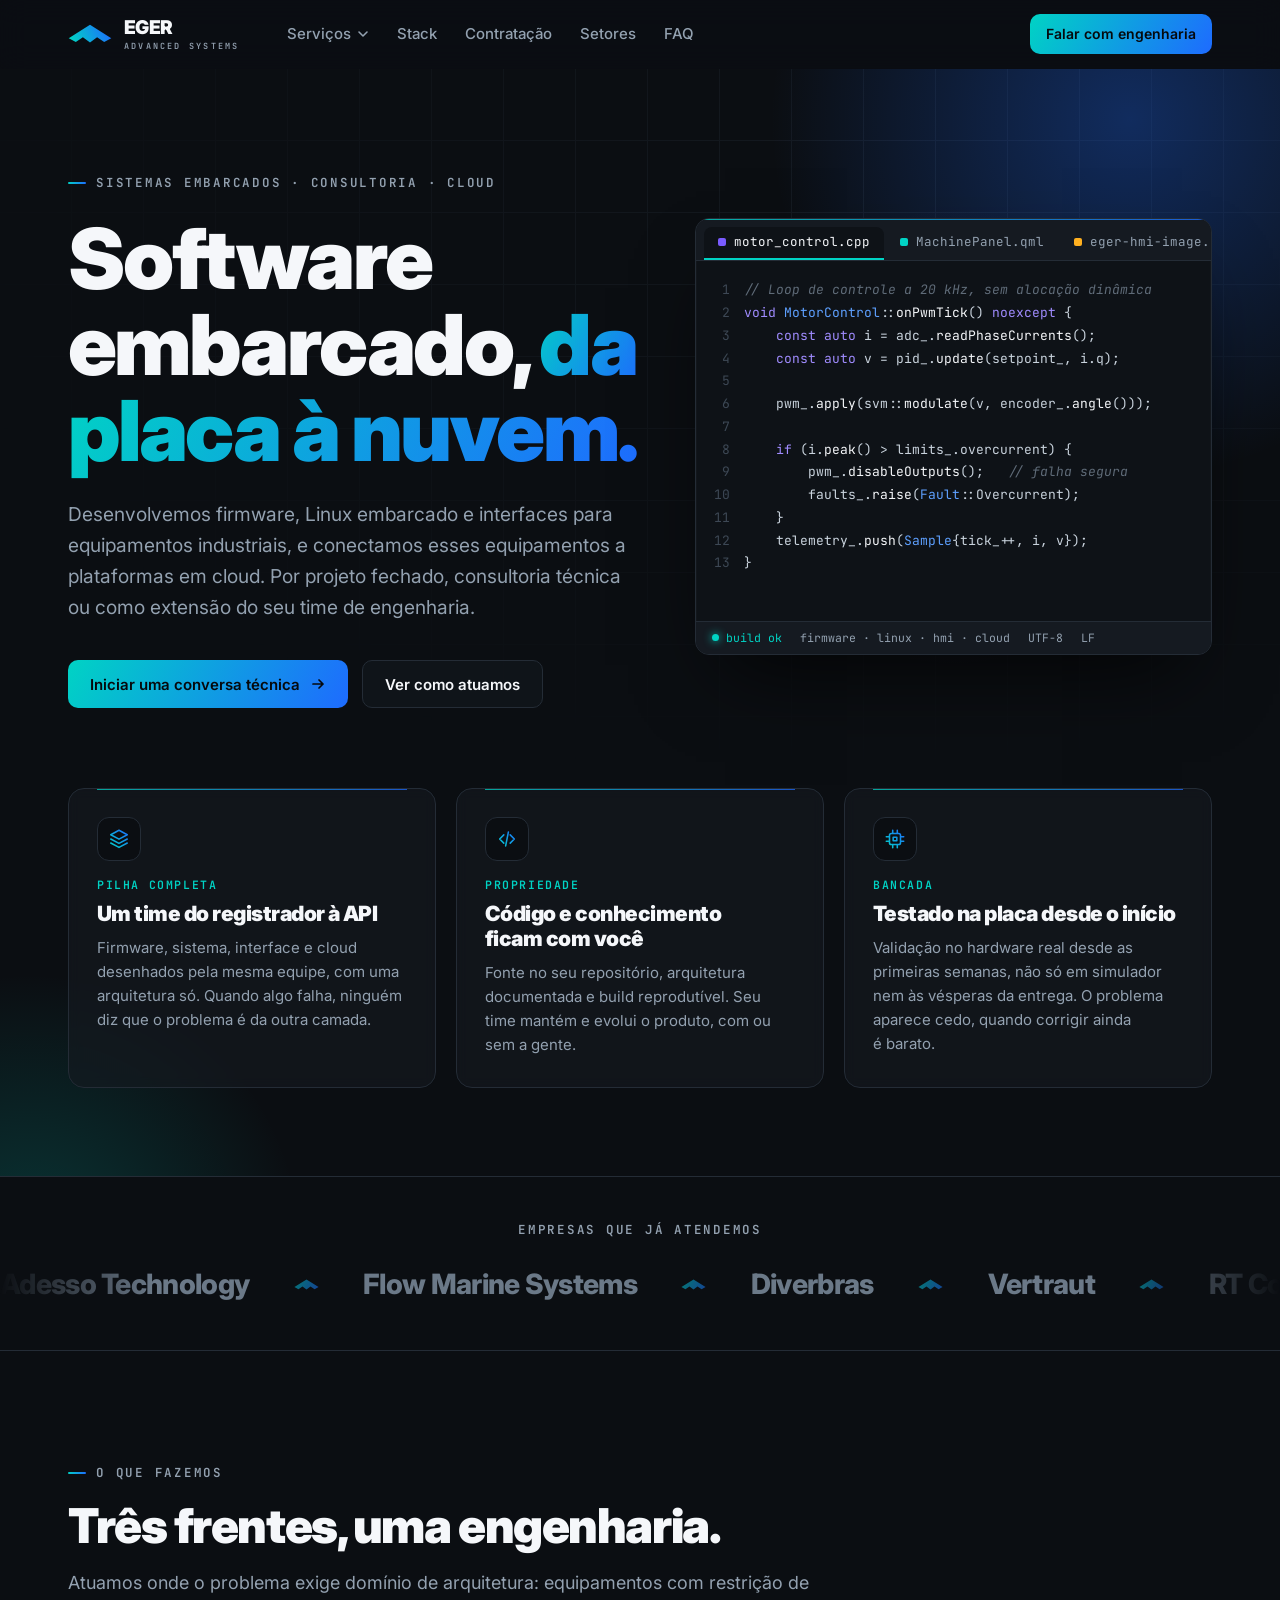
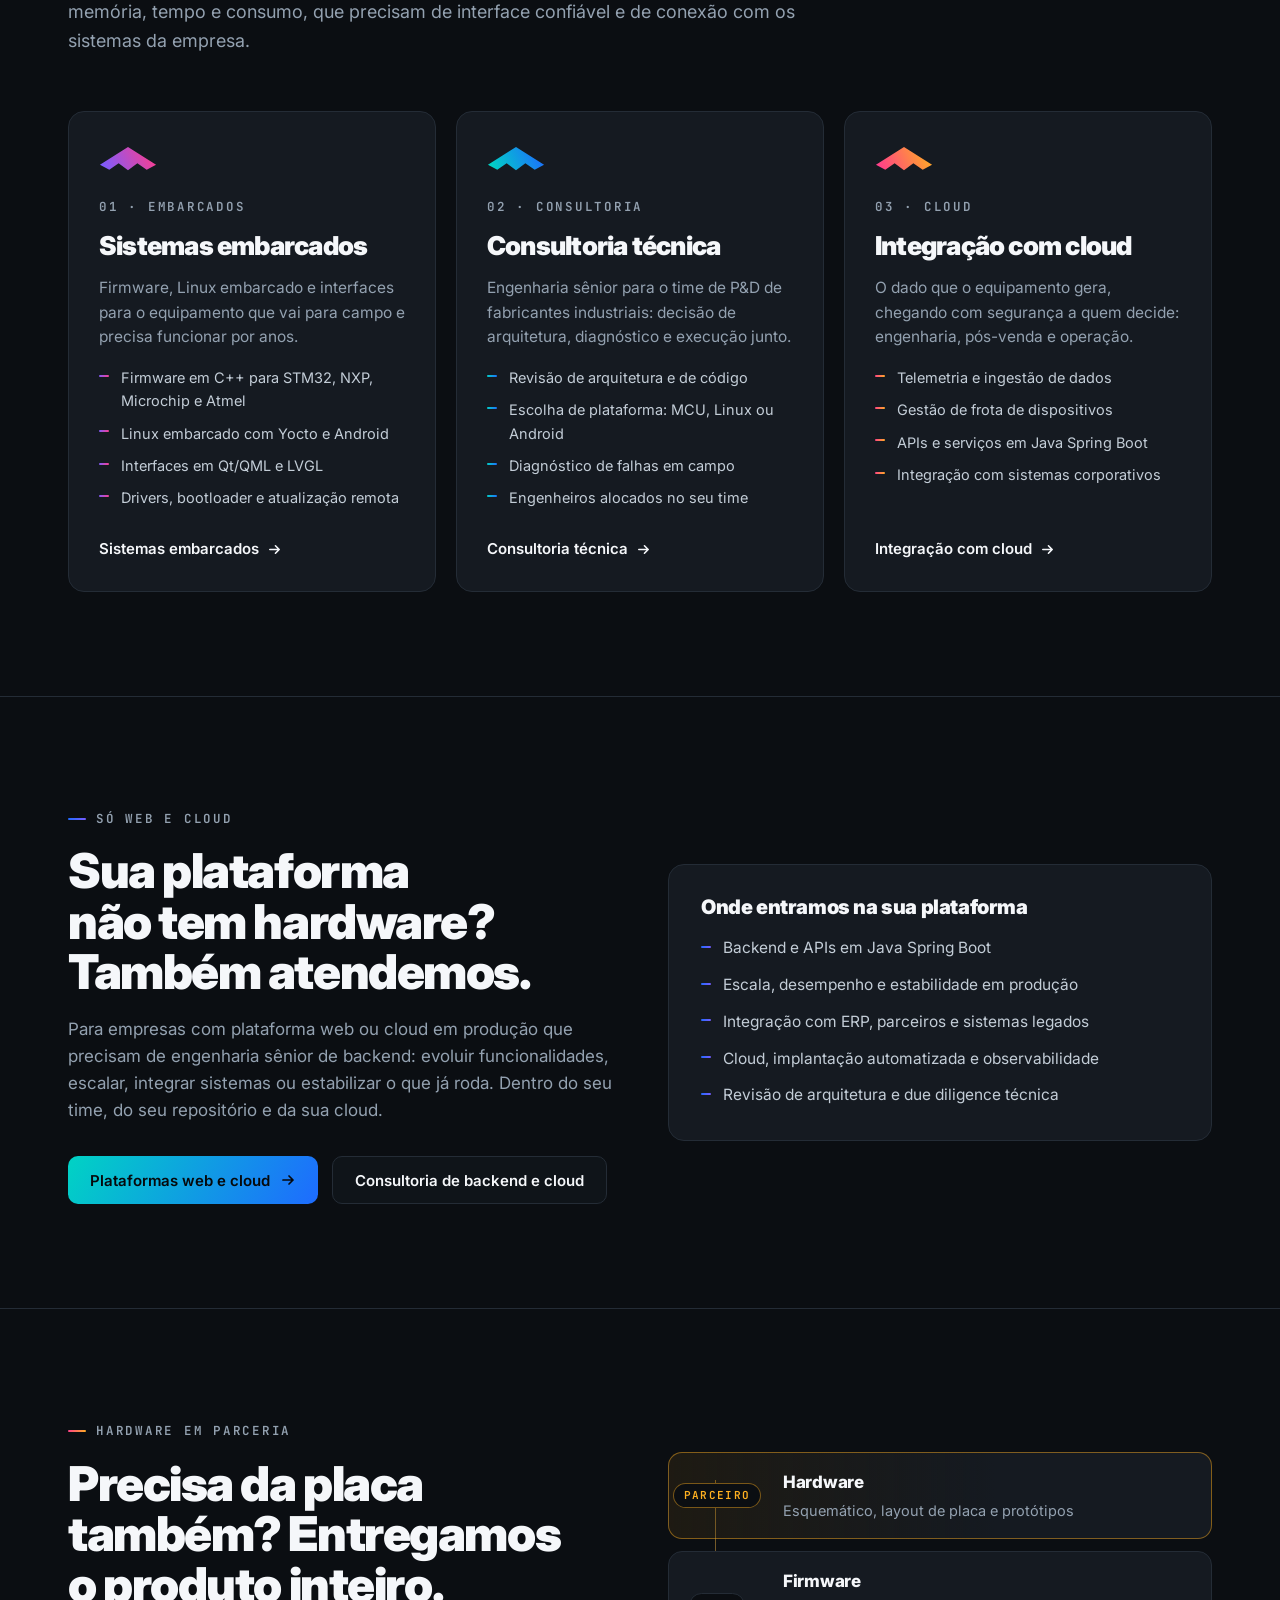
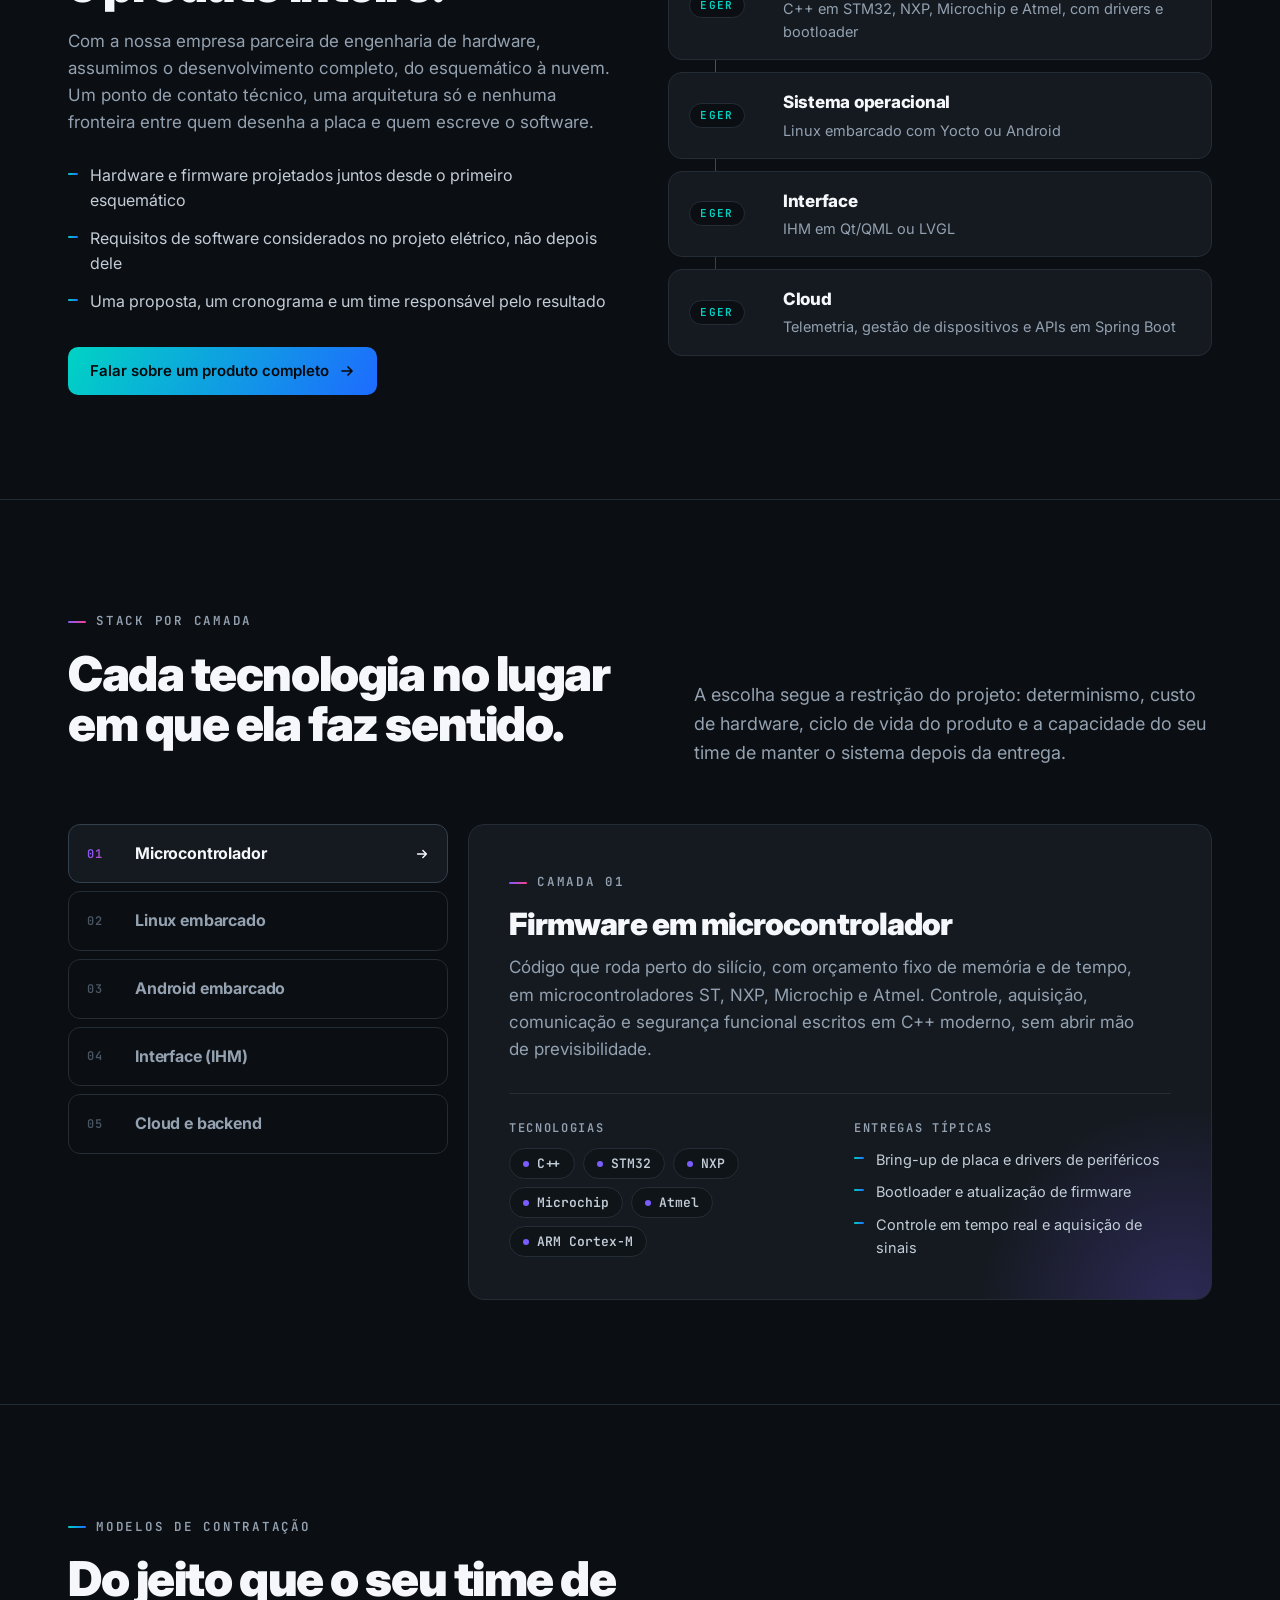
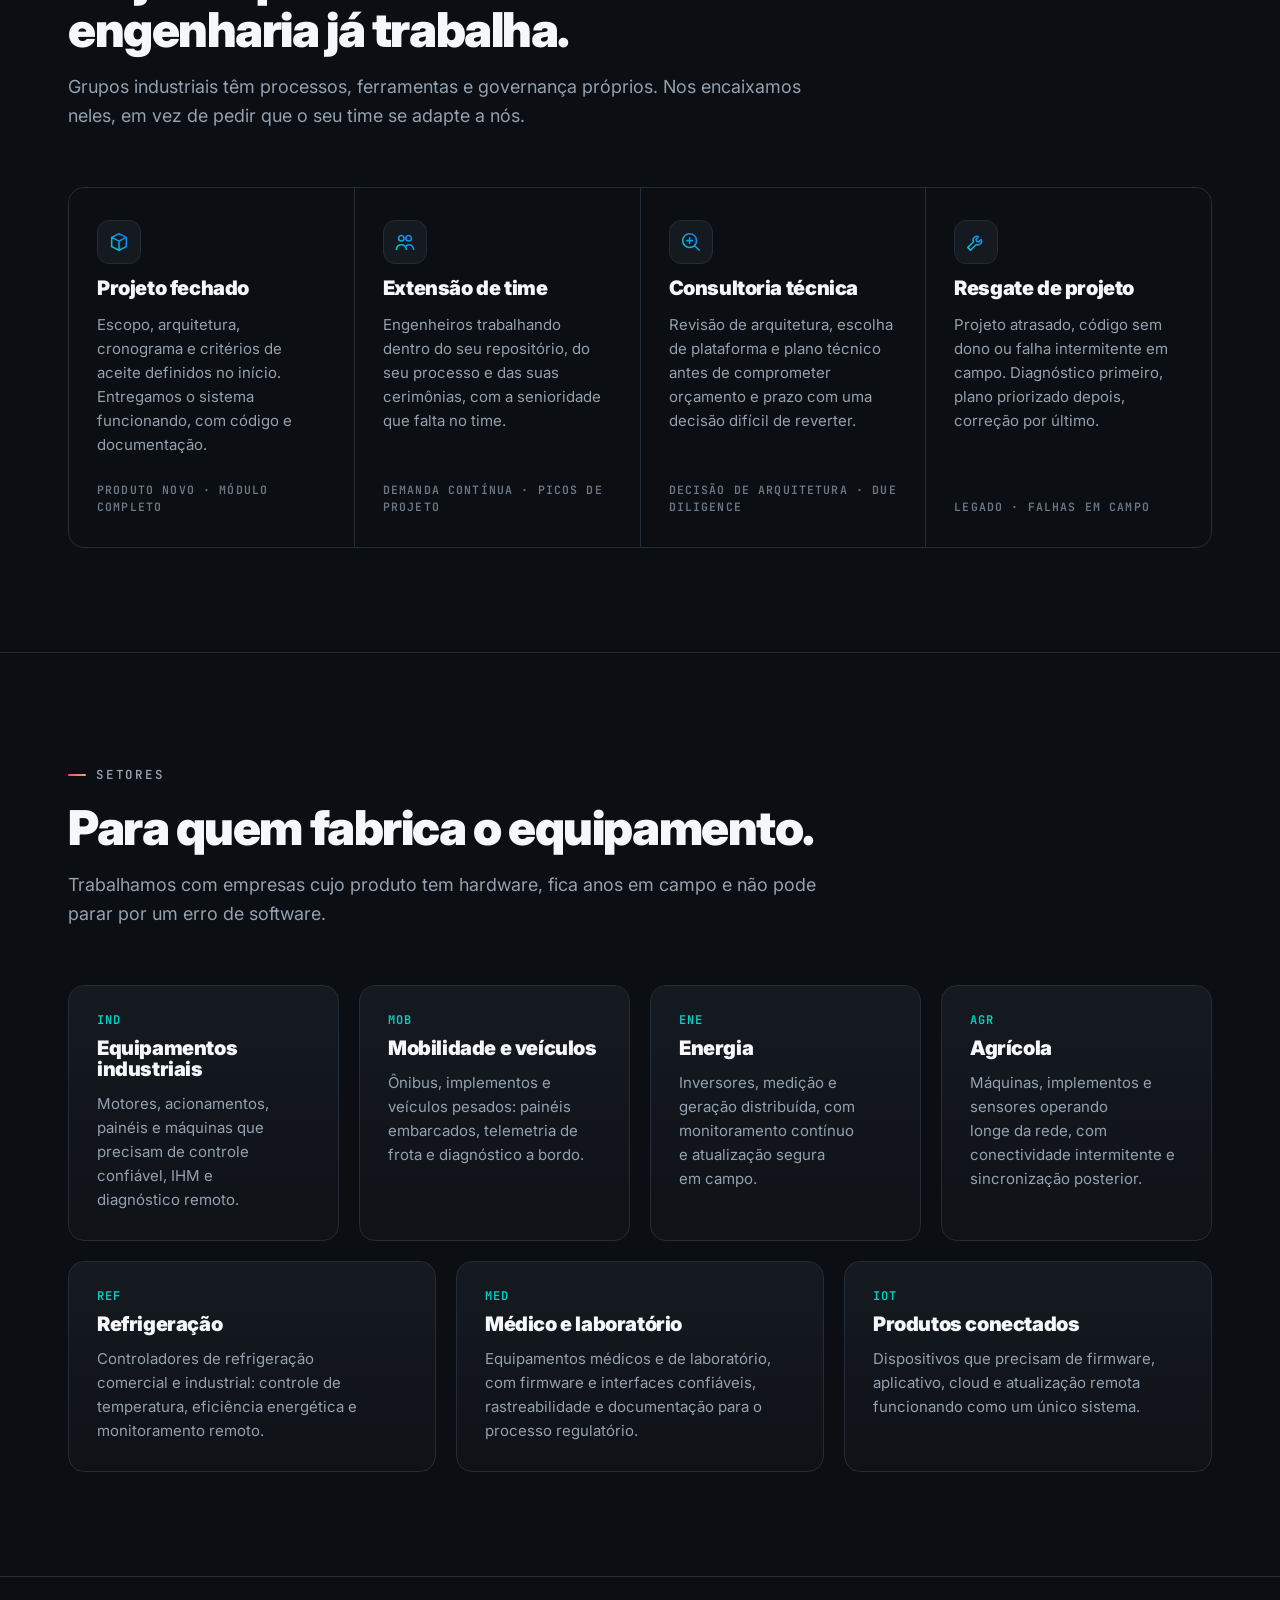
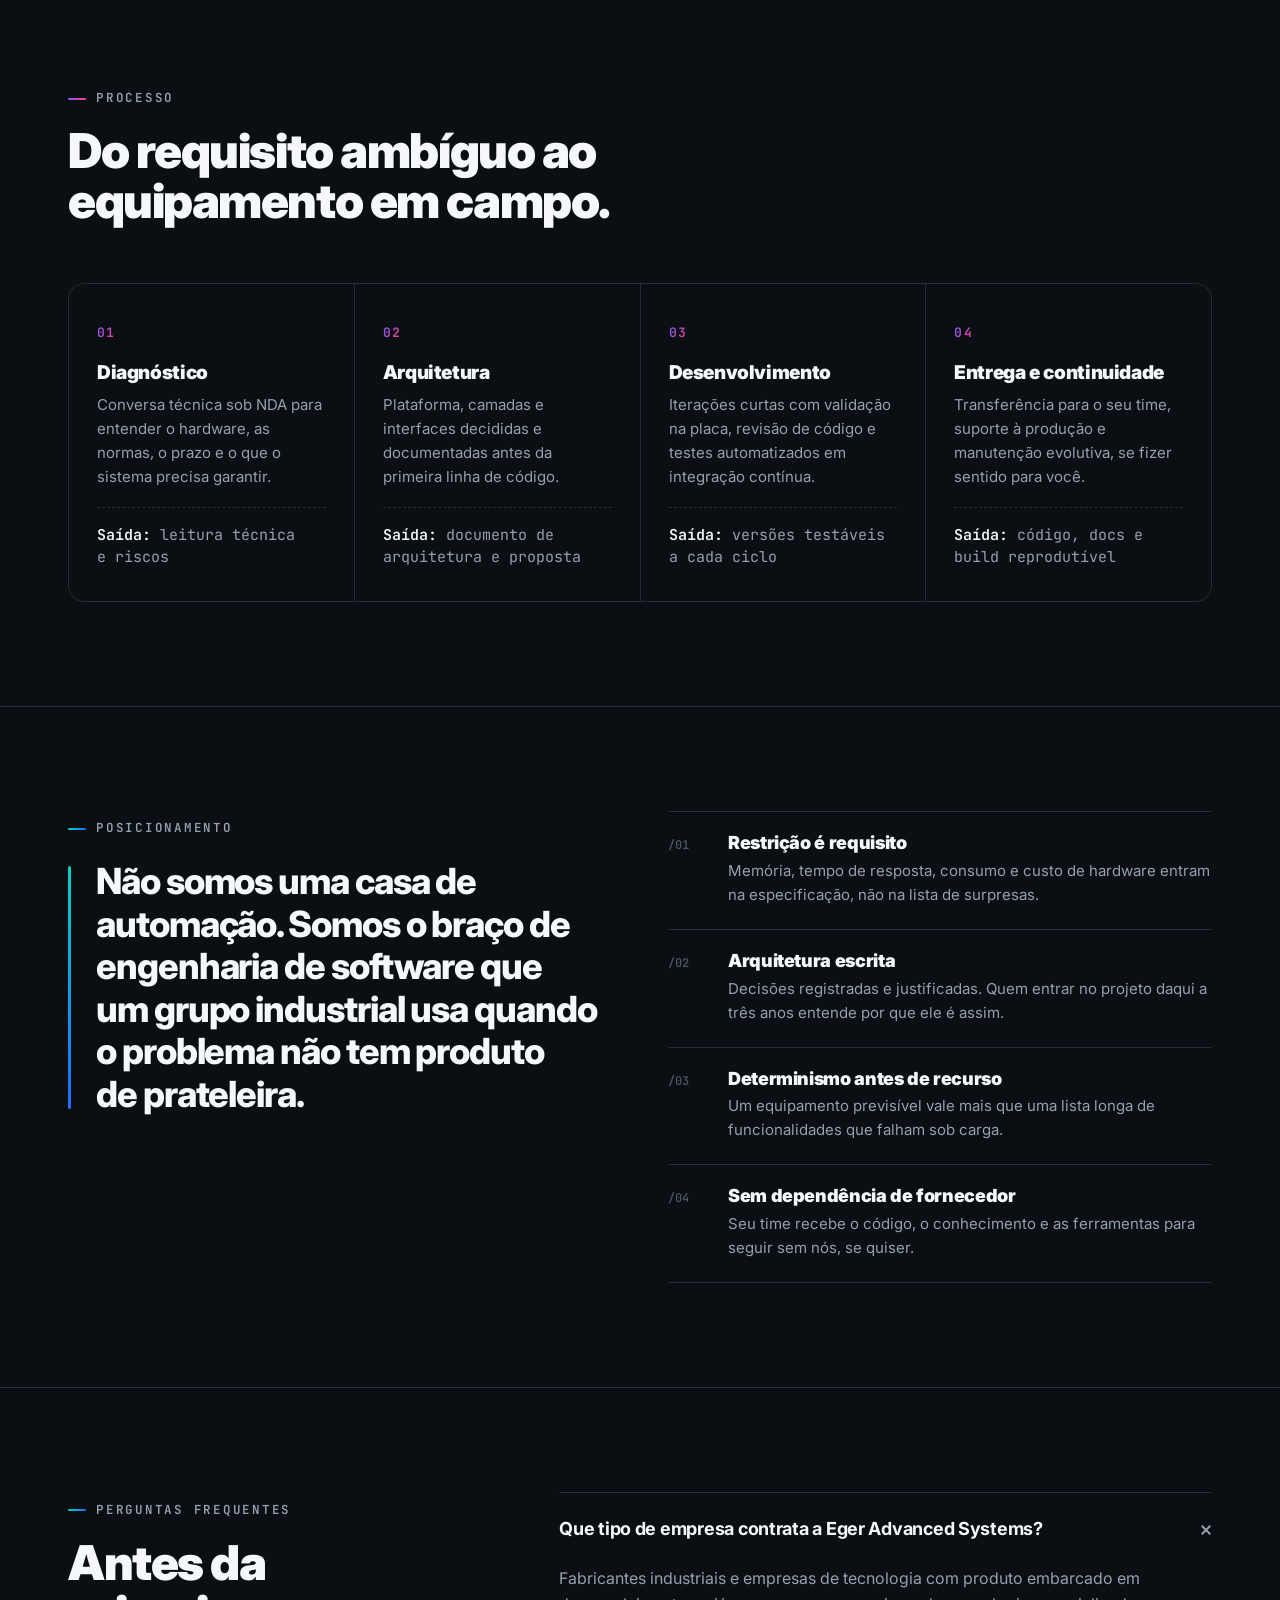
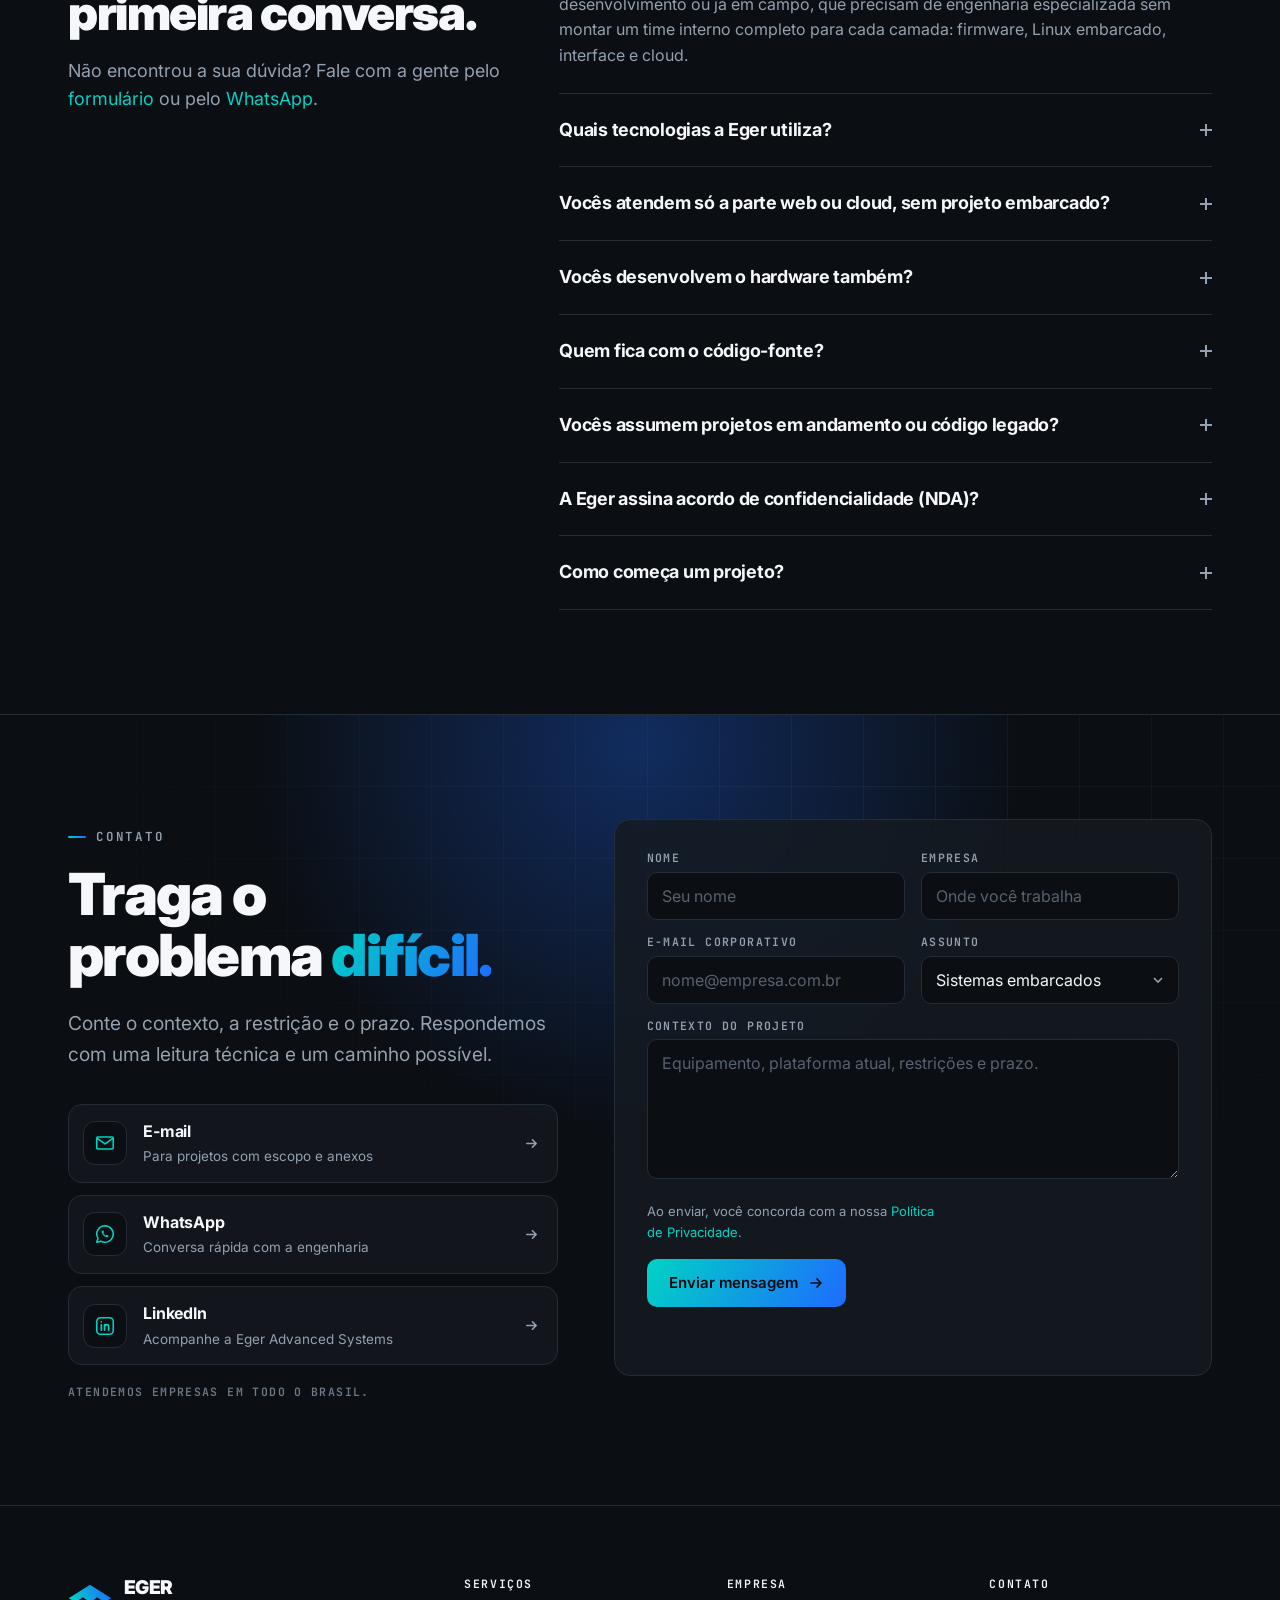
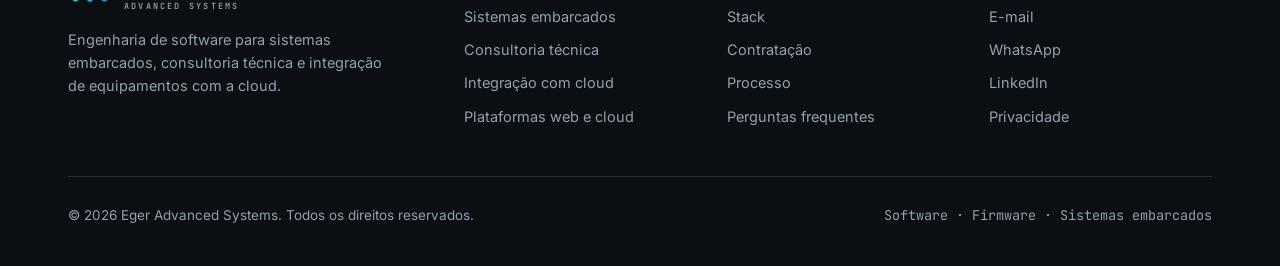
<file: index.html>
<!DOCTYPE html>
<html lang="pt-BR" dir="ltr">
<head>
<meta charset="utf-8">
<meta name="viewport" content="width=device-width, initial-scale=1, viewport-fit=cover">
<script>document.documentElement.classList.add('js')</script>

<title>Eger Advanced Systems | Sistemas embarcados e cloud</title>
<meta name="description" content="Firmware C++ para STM32, NXP e Microchip, Linux com Yocto, Android, interfaces Qt e LVGL e integração com cloud. Engenharia e consultoria para a indústria.">
<meta name="robots" content="index, follow, max-image-preview:large, max-snippet:-1, max-video-preview:-1">
<meta name="author" content="Eger Advanced Systems">
<meta name="format-detection" content="telephone=no">
<link rel="canonical" href="https://egeradvancedsystems.com/">
<link rel="alternate" hreflang="pt-BR" href="https://egeradvancedsystems.com/">
<link rel="alternate" hreflang="x-default" href="https://egeradvancedsystems.com/">

<!-- Open Graph / LinkedIn / WhatsApp -->
<meta property="og:type" content="website">
<meta property="og:locale" content="pt_BR">
<meta property="og:site_name" content="Eger Advanced Systems">
<meta property="og:title" content="Eger Advanced Systems — Engenharia de software embarcado, da placa à nuvem">
<meta property="og:description" content="Firmware, Linux embarcado, interfaces Qt/LVGL e integração com cloud. Projeto fechado, consultoria técnica ou extensão do seu time de engenharia.">
<meta property="og:url" content="https://egeradvancedsystems.com/">
<meta property="og:image" content="https://egeradvancedsystems.com/assets/img/og-image.png">
<meta property="og:image:type" content="image/png">
<meta property="og:image:width" content="1200">
<meta property="og:image:height" content="630">
<meta property="og:image:alt" content="Eger Advanced Systems — engenharia de software embarcado, da placa à nuvem">

<!-- X / Twitter -->
<meta name="twitter:card" content="summary_large_image">
<meta name="twitter:title" content="Eger Advanced Systems — Engenharia de software embarcado, da placa à nuvem">
<meta name="twitter:description" content="Firmware, Linux embarcado, interfaces Qt/LVGL e integração com cloud para fabricantes industriais.">
<meta name="twitter:image" content="https://egeradvancedsystems.com/assets/img/og-image.png">
<meta name="twitter:image:alt" content="Eger Advanced Systems — engenharia de software embarcado, da placa à nuvem">

<!-- Ícones, PWA e navegador móvel -->
<link rel="icon" href="favicon.ico" sizes="48x48">
<link rel="icon" href="assets/icons/favicon.svg" type="image/svg+xml">
<link rel="apple-touch-icon" href="assets/icons/apple-touch-icon.png">
<link rel="manifest" href="site.webmanifest">
<meta name="theme-color" content="#0B0E12">
<meta name="color-scheme" content="dark">
<meta name="apple-mobile-web-app-title" content="Eger">
<meta name="apple-mobile-web-app-status-bar-style" content="black-translucent">
<meta name="mobile-web-app-capable" content="yes">

<!-- Descoberta por assistentes de IA -->
<link rel="alternate" type="text/markdown" href="llms.txt" title="Resumo do site para LLMs">
<link rel="sitemap" type="application/xml" href="sitemap.xml">

<!-- Fontes -->
<link rel="preconnect" href="https://fonts.googleapis.com">
<link rel="preconnect" href="https://fonts.gstatic.com" crossorigin>
<link rel="stylesheet" href="https://fonts.googleapis.com/css2?family=Inter:wght@400;500;600;700;800;900&family=JetBrains+Mono:wght@400;600&display=swap">

<link rel="stylesheet" href="css/style.css">
<script src="js/main.js" defer></script>

<script type="application/ld+json">
{
  "@context": "https://schema.org",
  "@graph": [
    {
      "@type": "Organization",
      "@id": "https://egeradvancedsystems.com/#organization",
      "name": "Eger Advanced Systems",
      "alternateName": ["EAS", "Eger"],
      "url": "https://egeradvancedsystems.com/",
      "logo": {
        "@type": "ImageObject",
        "url": "https://egeradvancedsystems.com/assets/img/logo-eger-advanced-systems.png",
        "width": 1200,
        "height": 1200
      },
      "image": "https://egeradvancedsystems.com/assets/img/og-image.png",
      "description": "Empresa de engenharia de software focada em sistemas embarcados, consultoria técnica e integração de equipamentos com plataformas em cloud.",
      "areaServed": { "@type": "Country", "name": "Brasil" },
      "knowsLanguage": ["pt-BR", "en"],
      "knowsAbout": [
        "Sistemas embarcados", "Firmware", "C++", "Qt", "QML", "LVGL", "STM32", "NXP", "Microchip PIC", "Atmel AVR",
        "Linux embarcado", "Yocto Project", "Android embarcado", "Kotlin", "Java", "Spring Boot",
        "Interfaces homem-máquina (IHM)", "Telemetria de equipamentos", "Integração com cloud",
        "Plataformas web", "Desenvolvimento de backend", "APIs REST"
      ],
      "sameAs": ["https://www.linkedin.com/company/eger-advanced-systems"],
      "contactPoint": {
        "@type": "ContactPoint",
        "contactType": "sales",
        "url": "https://egeradvancedsystems.com/#contato",
        "availableLanguage": ["Portuguese", "English"]
      },
      "hasOfferCatalog": {
        "@type": "OfferCatalog",
        "name": "Serviços de engenharia",
        "itemListElement": [
          { "@type": "Offer", "itemOffered": { "@type": "Service", "@id": "https://egeradvancedsystems.com/pages/sistemas-embarcados.html#service", "name": "Desenvolvimento de sistemas embarcados" } },
          { "@type": "Offer", "itemOffered": { "@type": "Service", "@id": "https://egeradvancedsystems.com/pages/consultoria.html#service", "name": "Consultoria em engenharia de software embarcado" } },
          { "@type": "Offer", "itemOffered": { "@type": "Service", "@id": "https://egeradvancedsystems.com/pages/integracao-cloud.html#service", "name": "Integração de equipamentos com cloud" } },
          { "@type": "Offer", "itemOffered": { "@type": "Service", "@id": "https://egeradvancedsystems.com/pages/plataformas-web.html#service", "name": "Engenharia de plataformas web e cloud" } }
        ]
      }
    },
    {
      "@type": "WebSite",
      "@id": "https://egeradvancedsystems.com/#website",
      "url": "https://egeradvancedsystems.com/",
      "name": "Eger Advanced Systems",
      "inLanguage": "pt-BR",
      "publisher": { "@id": "https://egeradvancedsystems.com/#organization" }
    },
    {
      "@type": "WebPage",
      "@id": "https://egeradvancedsystems.com/#webpage",
      "url": "https://egeradvancedsystems.com/",
      "name": "Eger Advanced Systems | Sistemas embarcados e cloud",
      "isPartOf": { "@id": "https://egeradvancedsystems.com/#website" },
      "about": { "@id": "https://egeradvancedsystems.com/#organization" },
      "primaryImageOfPage": "https://egeradvancedsystems.com/assets/img/og-image.png",
      "inLanguage": "pt-BR"
    },
    {
      "@type": "FAQPage",
      "@id": "https://egeradvancedsystems.com/#faq",
      "mainEntity": [
        { "@type": "Question", "name": "Que tipo de empresa contrata a Eger Advanced Systems?", "acceptedAnswer": { "@type": "Answer", "text": "Fabricantes industriais e empresas de tecnologia com produto embarcado em desenvolvimento ou já em campo, que precisam de engenharia especializada sem montar um time interno completo para cada camada: firmware, Linux embarcado, interface e cloud." } },
        { "@type": "Question", "name": "Quais tecnologias a Eger utiliza?", "acceptedAnswer": { "@type": "Answer", "text": "C++ para firmware em microcontroladores STM32, NXP, Microchip e Atmel; Linux embarcado com Yocto Project; Android embarcado com Kotlin, Java e C++; interfaces em Qt/QML e LVGL; e backend em Java com Spring Boot para integração dos equipamentos com a cloud." } },
        { "@type": "Question", "name": "Vocês atendem só a parte web ou cloud, sem projeto embarcado?", "acceptedAnswer": { "@type": "Answer", "text": "Sim. Atuamos em plataformas web e cloud já em produção, com backend e APIs em Java Spring Boot, escala, integração de sistemas e consultoria de arquitetura, como extensão do seu time ou em projeto fechado. Não é preciso ter nenhum equipamento envolvido." } },
        { "@type": "Question", "name": "Vocês desenvolvem o hardware também?", "acceptedAnswer": { "@type": "Answer", "text": "Sim, em parceria. O projeto de hardware (esquemático, layout de placa e protótipos) fica com a nossa empresa parceira de engenharia de hardware, e o software embarcado, a interface e a cloud ficam com a Eger. Para o cliente, é uma proposta e um ponto de contato técnico." } },
        { "@type": "Question", "name": "Quem fica com o código-fonte?", "acceptedAnswer": { "@type": "Answer", "text": "O cliente. A entrega inclui código-fonte, documentação de arquitetura e instruções de build reprodutíveis, para que o seu time consiga manter e evoluir o sistema." } },
        { "@type": "Question", "name": "Vocês assumem projetos em andamento ou código legado?", "acceptedAnswer": { "@type": "Answer", "text": "Sim. O trabalho começa com um diagnóstico técnico do código, do hardware e do processo de build, e termina com um plano priorizado: o que corrigir, o que reescrever e o que manter." } },
        { "@type": "Question", "name": "A Eger assina acordo de confidencialidade (NDA)?", "acceptedAnswer": { "@type": "Answer", "text": "Sim. O NDA pode ser assinado antes de qualquer troca de detalhes técnicos do produto." } },
        { "@type": "Question", "name": "Como começa um projeto?", "acceptedAnswer": { "@type": "Answer", "text": "Com uma conversa técnica para entender contexto, restrições e prazo. Em seguida enviamos uma proposta com escopo, arquitetura preliminar e o modelo de contratação mais adequado: projeto fechado, extensão de time ou consultoria." } }
      ]
    }
  ]
}
</script>
</head>
<body>
<a class="skip-link" href="#conteudo">Pular para o conteúdo</a>

<!-- Gradientes da marca (referenciados pelos SVGs da página) -->
<svg class="sprite" aria-hidden="true" focusable="false">
  <defs>
    <linearGradient id="g-flux" x1="6" y1="46" x2="58" y2="20" gradientUnits="userSpaceOnUse"><stop stop-color="#00D3C4"/><stop offset="1" stop-color="#1E6BFF"/></linearGradient>
    <linearGradient id="g-pulse" x1="6" y1="46" x2="58" y2="20" gradientUnits="userSpaceOnUse"><stop stop-color="#7A5CFF"/><stop offset="1" stop-color="#FF3D8B"/></linearGradient>
    <linearGradient id="g-forge" x1="6" y1="46" x2="58" y2="20" gradientUnits="userSpaceOnUse"><stop stop-color="#FF3D8B"/><stop offset="1" stop-color="#FFB020"/></linearGradient>
    <linearGradient id="g-orbit" x1="6" y1="46" x2="58" y2="20" gradientUnits="userSpaceOnUse"><stop stop-color="#1E6BFF"/><stop offset="1" stop-color="#7A5CFF"/></linearGradient>
    <linearGradient id="g-icon" x1="2" y1="22" x2="22" y2="2" gradientUnits="userSpaceOnUse"><stop stop-color="#00D3C4"/><stop offset="1" stop-color="#1E6BFF"/></linearGradient>
  </defs>
</svg>

<header class="site-header">
  <div class="wrap site-header__bar">
    <a class="brand" href="./" aria-label="Eger Advanced Systems — página inicial">
      <svg class="wing" viewBox="1 20 62 27" aria-hidden="true"><path d="M32 21 L2 40 L12 45.5 L22 38.5 L32 46 L42 38.5 L52 45.5 L62 40 Z" fill="url(#g-flux)"/></svg>
      <span class="brand__name"><b>EGER</b><small>ADVANCED SYSTEMS</small></span>
    </a>

    <nav class="nav" aria-label="Principal">
      <div class="nav__item">
        <button class="nav__trigger" type="button" aria-expanded="false" aria-controls="mega-servicos">
          Serviços
          <svg viewBox="0 0 12 12" aria-hidden="true"><path d="M2 4l4 4 4-4" fill="none" stroke="currentColor" stroke-width="1.6" stroke-linecap="round" stroke-linejoin="round"/></svg>
        </button>
        <div class="mega" id="mega-servicos">
          <a href="pages/sistemas-embarcados.html">
            <svg class="wing" viewBox="1 20 62 27" aria-hidden="true"><path d="M32 21 L2 40 L12 45.5 L22 38.5 L32 46 L42 38.5 L52 45.5 L62 40 Z" fill="url(#g-pulse)"/></svg>
            <div><strong>Sistemas embarcados</strong><span>Firmware para STM32, NXP e Microchip, Linux com Yocto, Android e IHM Qt/LVGL.</span></div>
          </a>
          <a href="pages/consultoria.html">
            <svg class="wing" viewBox="1 20 62 27" aria-hidden="true"><path d="M32 21 L2 40 L12 45.5 L22 38.5 L32 46 L42 38.5 L52 45.5 L62 40 Z" fill="url(#g-flux)"/></svg>
            <div><strong>Consultoria técnica</strong><span>Arquitetura, diagnóstico, escolha de plataforma e extensão do seu time.</span></div>
          </a>
          <a href="pages/integracao-cloud.html">
            <svg class="wing" viewBox="1 20 62 27" aria-hidden="true"><path d="M32 21 L2 40 L12 45.5 L22 38.5 L32 46 L42 38.5 L52 45.5 L62 40 Z" fill="url(#g-forge)"/></svg>
            <div><strong>Integração com cloud</strong><span>Telemetria, gestão de frota e APIs em Java Spring Boot.</span></div>
          </a>
          <a href="pages/plataformas-web.html">
            <svg class="wing" viewBox="1 20 62 27" aria-hidden="true"><path d="M32 21 L2 40 L12 45.5 L22 38.5 L32 46 L42 38.5 L52 45.5 L62 40 Z" fill="url(#g-orbit)"/></svg>
            <div><strong>Plataformas web e cloud</strong><span>Backend, APIs e cloud para plataformas em produção, sem envolver hardware.</span></div>
          </a>
        </div>
      </div>
      <a class="nav__link" href="#stack">Stack</a>
      <a class="nav__link" href="#contratacao">Contratação</a>
      <a class="nav__link nav__link--hide-md" href="#setores">Setores</a>
      <a class="nav__link nav__link--hide-md" href="#faq">FAQ</a>
    </nav>

    <div class="site-header__cta">
      <a class="btn btn--primary btn--sm" href="#contato">Falar com engenharia</a>
      <button class="menu-toggle" type="button" aria-expanded="false" aria-controls="mobile-nav" aria-label="Abrir menu"><span></span></button>
    </div>
  </div>
</header>

<nav class="mobile-nav" id="mobile-nav" aria-label="Menu móvel">
  <p>Serviços</p>
  <a href="pages/sistemas-embarcados.html">Sistemas embarcados</a>
  <a href="pages/consultoria.html">Consultoria técnica</a>
  <a href="pages/integracao-cloud.html">Integração com cloud</a>
  <a href="pages/plataformas-web.html">Plataformas web e cloud</a>
  <p style="margin-top:28px">Empresa</p>
  <a href="#stack">Stack</a>
  <a href="#contratacao">Modelos de contratação</a>
  <a href="#setores">Setores</a>
  <a href="#processo">Processo</a>
  <a href="#faq">Perguntas frequentes</a>
  <a class="btn btn--primary" href="#contato">Falar com engenharia</a>
</nav>

<main id="conteudo">

  <!-- ================= HERO ================= -->
  <section class="hero" aria-labelledby="hero-title">
    <div class="tech-grid" aria-hidden="true"></div>
    <div class="glow glow--blue" aria-hidden="true"></div>
    <div class="glow glow--teal" aria-hidden="true"></div>

    <div class="wrap">
      <div class="hero__grid">
        <div>
          <p class="eyebrow">Sistemas embarcados · Consultoria · Cloud</p>
          <h1 class="display" id="hero-title">Software embarcado, <span class="t-flux">da placa à nuvem.</span></h1>
          <p class="lede">Desenvolvemos firmware, Linux embarcado e interfaces para equipamentos industriais, e conectamos esses equipamentos a plataformas em cloud. Por projeto fechado, consultoria técnica ou como extensão do seu time de engenharia.</p>
          <div class="btn-row">
            <a class="btn btn--primary" href="#contato">Iniciar uma conversa técnica
              <svg viewBox="0 0 16 16" aria-hidden="true"><path d="M3 8h10M9 4l4 4-4 4" fill="none" stroke="currentColor" stroke-width="1.7" stroke-linecap="round" stroke-linejoin="round"/></svg>
            </a>
            <a class="btn btn--ghost" href="#servicos">Ver como atuamos</a>
          </div>
        </div>

        <div class="hero__visual">
          <div class="glow glow--violet" aria-hidden="true"></div>
          <figure class="ide" data-ide aria-label="Exemplos de código nas quatro camadas em que atuamos">
            <div class="ide__tabs" role="tablist" aria-label="Arquivos de exemplo">
              <button class="ide__tab" role="tab" id="t-cpp" aria-controls="p-cpp" aria-selected="true" type="button"><i style="background:#7A5CFF"></i>motor_control.cpp</button>
              <button class="ide__tab" role="tab" id="t-qml" aria-controls="p-qml" aria-selected="false" tabindex="-1" type="button"><i style="background:#00D3C4"></i>MachinePanel.qml</button>
              <button class="ide__tab" role="tab" id="t-bb" aria-controls="p-bb" aria-selected="false" tabindex="-1" type="button"><i style="background:#FFB020"></i>eger-hmi-image.bb</button>
              <button class="ide__tab" role="tab" id="t-java" aria-controls="p-java" aria-selected="false" tabindex="-1" type="button"><i style="background:#FF3D8B"></i>TelemetryController.java</button>
            </div>
            <div class="ide__body">
<div class="ide__panel" role="tabpanel" id="p-cpp" aria-labelledby="t-cpp"><div class="ide__gutter" aria-hidden="true">1<br>2<br>3<br>4<br>5<br>6<br>7<br>8<br>9<br>10<br>11<br>12<br>13</div><pre><code><span class="c">// Loop de controle a 20 kHz, sem alocação dinâmica</span>
<span class="k">void</span> <span class="ty">MotorControl</span>::<span class="fn">onPwmTick</span>() <span class="k">noexcept</span> {
    <span class="k">const auto</span> i = adc_.<span class="fn">readPhaseCurrents</span>();
    <span class="k">const auto</span> v = pid_.<span class="fn">update</span>(setpoint_, i.q);

    pwm_.<span class="fn">apply</span>(svm::<span class="fn">modulate</span>(v, encoder_.<span class="fn">angle</span>()));

    <span class="k">if</span> (i.<span class="fn">peak</span>() &gt; limits_.overcurrent) {
        pwm_.<span class="fn">disableOutputs</span>();   <span class="c">// falha segura</span>
        faults_.<span class="fn">raise</span>(<span class="ty">Fault</span>::Overcurrent);
    }
    telemetry_.<span class="fn">push</span>(<span class="ty">Sample</span>{tick_++, i, v});
}</code></pre></div>
<div class="ide__panel" role="tabpanel" id="p-qml" aria-labelledby="t-qml" hidden><div class="ide__gutter" aria-hidden="true">1<br>2<br>3<br>4<br>5<br>6<br>7<br>8<br>9<br>10<br>11<br>12<br>13<br>14</div><pre><code><span class="k">import</span> QtQuick
<span class="k">import</span> Eger.Hmi

<span class="ty">Gauge</span> {
    <span class="pr">id</span>: rpm
    <span class="pr">label</span>: <span class="fn">qsTr</span>(<span class="s">"Rotação"</span>)
    <span class="pr">unit</span>: <span class="s">"rpm"</span>
    <span class="pr">value</span>: machine.rpm
    <span class="pr">maximum</span>: <span class="n">3600</span>
    <span class="pr">critical</span>: machine.rpm &gt; machine.limits.rpm

    <span class="pr">onCriticalChanged</span>: <span class="k">if</span> (critical)
        events.<span class="fn">log</span>(<span class="ty">Event</span>.Overspeed, machine.rpm)
}</code></pre></div>
<div class="ide__panel" role="tabpanel" id="p-bb" aria-labelledby="t-bb" hidden><div class="ide__gutter" aria-hidden="true">1<br>2<br>3<br>4<br>5<br>6<br>7<br>8<br>9<br>10<br>11<br>12</div><pre><code><span class="pr">SUMMARY</span> = <span class="s">"Imagem de produção: HMI Qt + telemetria"</span>
<span class="pr">LICENSE</span> = <span class="s">"MIT"</span>

<span class="k">inherit</span> core-image

<span class="pr">IMAGE_FEATURES</span> += <span class="s">"read-only-rootfs"</span>
<span class="pr">IMAGE_INSTALL</span>:<span class="k">append</span> = <span class="s">" \
    qtbase qtdeclarative \
    eger-hmi \
    telemetry-agent \
    swupdate \
"</span></code></pre></div>
<div class="ide__panel" role="tabpanel" id="p-java" aria-labelledby="t-java" hidden><div class="ide__gutter" aria-hidden="true">1<br>2<br>3<br>4<br>5<br>6<br>7<br>8<br>9<br>10<br>11<br>12<br>13<br>14</div><pre><code><span class="an">@RestController</span>
<span class="an">@RequiredArgsConstructor</span>
<span class="an">@RequestMapping</span>(<span class="s">"/api/v1/devices"</span>)
<span class="k">class</span> <span class="ty">TelemetryController</span> {

    <span class="k">private final</span> <span class="ty">TelemetryService</span> service;

    <span class="an">@PostMapping</span>(<span class="s">"/{serial}/telemetry"</span>)
    <span class="ty">ResponseEntity</span>&lt;<span class="ty">Void</span>&gt; <span class="fn">ingest</span>(<span class="an">@PathVariable</span> <span class="ty">String</span> serial,
            <span class="an">@Valid @RequestBody</span> <span class="ty">TelemetryBatch</span> batch) {
        service.<span class="fn">store</span>(serial, batch);
        <span class="k">return</span> <span class="ty">ResponseEntity</span>.<span class="fn">accepted</span>().<span class="fn">build</span>();
    }
}</code></pre></div>
            </div>
            <figcaption class="ide__status"><span class="ok">build ok</span><span>firmware · linux · hmi · cloud</span><span>UTF-8</span><span>LF</span></figcaption>
          </figure>
        </div>
      </div>

      <h2 class="sr-only">Por que trabalhar com a Eger</h2>
      <ul class="facts">
        <li class="fact reveal">
          <span class="fact__icon"><svg viewBox="0 0 24 24" aria-hidden="true"><path d="M12 2.5l9 4.8-9 4.8-9-4.8zM3 12l9 4.8 9-4.8M3 16.4l9 4.8 9-4.8" fill="none" stroke="url(#g-icon)" stroke-width="1.7" stroke-linejoin="round" stroke-linecap="round"/></svg></span>
          <p class="fact__tag">Pilha completa</p>
          <h3>Um time do registrador à API</h3>
          <p>Firmware, sistema, interface e cloud desenhados pela mesma equipe, com uma arquitetura só. Quando algo falha, ninguém diz que o problema é da outra camada.</p>
        </li>
        <li class="fact reveal" data-delay="1">
          <span class="fact__icon"><svg viewBox="0 0 24 24" aria-hidden="true"><path d="M8.5 7.5L4 12l4.5 4.5M15.5 7.5L20 12l-4.5 4.5M13.5 4.5l-3 15" fill="none" stroke="url(#g-icon)" stroke-width="1.7" stroke-linejoin="round" stroke-linecap="round"/></svg></span>
          <p class="fact__tag">Propriedade</p>
          <h3>Código e conhecimento ficam com você</h3>
          <p>Fonte no seu repositório, arquitetura documentada e build reprodutível. Seu time mantém e evolui o produto, com ou sem a gente.</p>
        </li>
        <li class="fact reveal" data-delay="2">
          <span class="fact__icon"><svg viewBox="0 0 24 24" aria-hidden="true"><path d="M8 6h8a2 2 0 012 2v8a2 2 0 01-2 2H8a2 2 0 01-2-2V8a2 2 0 012-2zM10 10h4v4h-4zM9.5 2.5V6M14.5 2.5V6M9.5 18v3.5M14.5 18v3.5M2.5 9.5H6M2.5 14.5H6M18 9.5h3.5M18 14.5h3.5" fill="none" stroke="url(#g-icon)" stroke-width="1.7" stroke-linejoin="round" stroke-linecap="round"/></svg></span>
          <p class="fact__tag">Bancada</p>
          <h3>Testado na placa desde o início</h3>
          <p>Validação no hardware real desde as primeiras semanas, não só em simulador nem às vésperas da entrega. O problema aparece cedo, quando corrigir ainda é barato.</p>
        </li>
      </ul>
    </div>
  </section>

  <!-- ================= CLIENTES ================= -->
  <section class="clients" aria-labelledby="clients-title">
    <div class="wrap"><h2 class="eyebrow" id="clients-title">Empresas que já atendemos</h2></div>
    <div class="marquee">
      <ul class="marquee__track">
        <li>Adesso Technology</li>
        <li>Flow Marine Systems</li>
        <li>Diverbras</li>
        <li>Vertraut</li>
        <li>RT CollMax Solutions</li>
      </ul>
      <ul class="marquee__track" aria-hidden="true">
        <li>Adesso Technology</li>
        <li>Flow Marine Systems</li>
        <li>Diverbras</li>
        <li>Vertraut</li>
        <li>RT CollMax Solutions</li>
      </ul>
    </div>
  </section>

  <!-- ================= SERVIÇOS ================= -->
  <section class="section" id="servicos" aria-labelledby="servicos-title">
    <div class="wrap">
      <div class="section-head reveal">
        <p class="eyebrow">O que fazemos</p>
        <h2 class="h2" id="servicos-title">Três frentes, uma engenharia.</h2>
        <p>Atuamos onde o problema exige domínio de arquitetura: equipamentos com restrição de memória, tempo e consumo, que precisam de interface confiável e de conexão com os sistemas da empresa.</p>
      </div>

      <div class="service-grid">
        <article class="service-card service-card--pulse reveal">
          <svg class="wing" viewBox="1 20 62 27" aria-hidden="true"><path d="M32 21 L2 40 L12 45.5 L22 38.5 L32 46 L42 38.5 L52 45.5 L62 40 Z" fill="url(#g-pulse)"/></svg>
          <p class="eyebrow">01 · Embarcados</p>
          <h3>Sistemas embarcados</h3>
          <p>Firmware, Linux embarcado e interfaces para o equipamento que vai para campo e precisa funcionar por anos.</p>
          <ul class="checklist">
            <li>Firmware em C++ para STM32, NXP, Microchip e Atmel</li>
            <li>Linux embarcado com Yocto e Android</li>
            <li>Interfaces em Qt/QML e LVGL</li>
            <li>Drivers, bootloader e atualização remota</li>
          </ul>
          <a class="link-arrow" href="pages/sistemas-embarcados.html">Sistemas embarcados
            <svg viewBox="0 0 16 16" aria-hidden="true"><path d="M3 8h10M9 4l4 4-4 4" fill="none" stroke="currentColor" stroke-width="1.7" stroke-linecap="round" stroke-linejoin="round"/></svg>
          </a>
        </article>

        <article class="service-card service-card--flux reveal" data-delay="1">
          <svg class="wing" viewBox="1 20 62 27" aria-hidden="true"><path d="M32 21 L2 40 L12 45.5 L22 38.5 L32 46 L42 38.5 L52 45.5 L62 40 Z" fill="url(#g-flux)"/></svg>
          <p class="eyebrow">02 · Consultoria</p>
          <h3>Consultoria técnica</h3>
          <p>Engenharia sênior para o time de P&amp;D de fabricantes industriais: decisão de arquitetura, diagnóstico e execução junto.</p>
          <ul class="checklist">
            <li>Revisão de arquitetura e de código</li>
            <li>Escolha de plataforma: MCU, Linux ou Android</li>
            <li>Diagnóstico de falhas em campo</li>
            <li>Engenheiros alocados no seu time</li>
          </ul>
          <a class="link-arrow" href="pages/consultoria.html">Consultoria técnica
            <svg viewBox="0 0 16 16" aria-hidden="true"><path d="M3 8h10M9 4l4 4-4 4" fill="none" stroke="currentColor" stroke-width="1.7" stroke-linecap="round" stroke-linejoin="round"/></svg>
          </a>
        </article>

        <article class="service-card service-card--forge reveal" data-delay="2">
          <svg class="wing" viewBox="1 20 62 27" aria-hidden="true"><path d="M32 21 L2 40 L12 45.5 L22 38.5 L32 46 L42 38.5 L52 45.5 L62 40 Z" fill="url(#g-forge)"/></svg>
          <p class="eyebrow">03 · Cloud</p>
          <h3>Integração com cloud</h3>
          <p>O dado que o equipamento gera, chegando com segurança a quem decide: engenharia, pós-venda e operação.</p>
          <ul class="checklist">
            <li>Telemetria e ingestão de dados</li>
            <li>Gestão de frota de dispositivos</li>
            <li>APIs e serviços em Java Spring Boot</li>
            <li>Integração com sistemas corporativos</li>
          </ul>
          <a class="link-arrow" href="pages/integracao-cloud.html">Integração com cloud
            <svg viewBox="0 0 16 16" aria-hidden="true"><path d="M3 8h10M9 4l4 4-4 4" fill="none" stroke="currentColor" stroke-width="1.7" stroke-linecap="round" stroke-linejoin="round"/></svg>
          </a>
        </article>
      </div>
    </div>
  </section>

  <!-- ================= SÓ WEB E CLOUD ================= -->
  <section class="section" id="web" aria-labelledby="web-title">
    <div class="wrap hw">
      <div class="reveal">
        <p class="eyebrow eyebrow--orbit">Só web e cloud</p>
        <h2 class="h2" id="web-title" style="margin:18px 0 18px">Sua plataforma não tem hardware? Também atendemos.</h2>
        <p class="muted">Para empresas com plataforma web ou cloud em produção que precisam de engenharia sênior de backend: evoluir funcionalidades, escalar, integrar sistemas ou estabilizar o que já roda. Dentro do seu time, do seu repositório e da sua cloud.</p>
        <div class="btn-row" style="margin-top:32px">
          <a class="btn btn--primary" href="pages/plataformas-web.html">Plataformas web e cloud
            <svg viewBox="0 0 16 16" aria-hidden="true"><path d="M3 8h10M9 4l4 4-4 4" fill="none" stroke="currentColor" stroke-width="1.7" stroke-linecap="round" stroke-linejoin="round"/></svg>
          </a>
          <a class="btn btn--ghost" href="pages/consultoria.html#web-cloud">Consultoria de backend e cloud</a>
        </div>
      </div>
      <div class="panel reveal" data-delay="1">
        <h3>Onde entramos na sua plataforma</h3>
        <ul class="checklist checklist--orbit">
          <li>Backend e APIs em Java Spring Boot</li>
          <li>Escala, desempenho e estabilidade em produção</li>
          <li>Integração com ERP, parceiros e sistemas legados</li>
          <li>Cloud, implantação automatizada e observabilidade</li>
          <li>Revisão de arquitetura e due diligence técnica</li>
        </ul>
      </div>
    </div>
  </section>

  <!-- ================= HARDWARE EM PARCERIA ================= -->
  <section class="section" id="hardware" aria-labelledby="hardware-title">
    <div class="wrap hw">
      <div class="reveal">
        <p class="eyebrow eyebrow--forge">Hardware em parceria</p>
        <h2 class="h2" id="hardware-title" style="margin:18px 0 18px">Precisa da placa também? Entregamos o produto inteiro.</h2>
        <p class="muted">Com a nossa empresa parceira de engenharia de hardware, assumimos o desenvolvimento completo, do esquemático à nuvem. Um ponto de contato técnico, uma arquitetura só e nenhuma fronteira entre quem desenha a placa e quem escreve o software.</p>
        <ul class="checklist" style="font-size:16px;gap:12px;margin:26px 0 32px">
          <li>Hardware e firmware projetados juntos desde o primeiro esquemático</li>
          <li>Requisitos de software considerados no projeto elétrico, não depois dele</li>
          <li>Uma proposta, um cronograma e um time responsável pelo resultado</li>
        </ul>
        <a class="btn btn--primary" href="#contato">Falar sobre um produto completo
          <svg viewBox="0 0 16 16" aria-hidden="true"><path d="M3 8h10M9 4l4 4-4 4" fill="none" stroke="currentColor" stroke-width="1.7" stroke-linecap="round" stroke-linejoin="round"/></svg>
        </a>
      </div>
      <ol class="chain reveal" data-delay="1" aria-label="Camadas do produto e responsáveis">
        <li class="chain__item chain__item--partner"><span class="chain__who">Parceiro</span><div><strong>Hardware</strong><span>Esquemático, layout de placa e protótipos</span></div></li>
        <li class="chain__item"><span class="chain__who">Eger</span><div><strong>Firmware</strong><span>C++ em STM32, NXP, Microchip e Atmel, com drivers e bootloader</span></div></li>
        <li class="chain__item"><span class="chain__who">Eger</span><div><strong>Sistema operacional</strong><span>Linux embarcado com Yocto ou Android</span></div></li>
        <li class="chain__item"><span class="chain__who">Eger</span><div><strong>Interface</strong><span>IHM em Qt/QML ou LVGL</span></div></li>
        <li class="chain__item"><span class="chain__who">Eger</span><div><strong>Cloud</strong><span>Telemetria, gestão de dispositivos e APIs em Spring Boot</span></div></li>
      </ol>
    </div>
  </section>

  <!-- ================= STACK ================= -->
  <section class="section" id="stack" aria-labelledby="stack-title">
    <div class="wrap">
      <div class="section-head section-head--split reveal">
        <div>
          <p class="eyebrow eyebrow--pulse">Stack por camada</p>
          <h2 class="h2" id="stack-title">Cada tecnologia no lugar em que ela faz sentido.</h2>
        </div>
        <p>A escolha segue a restrição do projeto: determinismo, custo de hardware, ciclo de vida do produto e a capacidade do seu time de manter o sistema depois da entrega.</p>
      </div>

      <div class="stack reveal" data-tabs>
        <div class="stack__list" role="tablist" aria-label="Camadas do sistema" aria-orientation="vertical">
          <button class="stack__tab" role="tab" id="st-1" aria-controls="sp-1" aria-selected="true" type="button"><span class="idx">01</span><strong>Microcontrolador</strong><svg viewBox="0 0 16 16" aria-hidden="true"><path d="M3 8h10M9 4l4 4-4 4" fill="none" stroke="currentColor" stroke-width="1.7" stroke-linecap="round" stroke-linejoin="round"/></svg></button>
          <button class="stack__tab" role="tab" id="st-2" aria-controls="sp-2" aria-selected="false" tabindex="-1" type="button"><span class="idx">02</span><strong>Linux embarcado</strong><svg viewBox="0 0 16 16" aria-hidden="true"><path d="M3 8h10M9 4l4 4-4 4" fill="none" stroke="currentColor" stroke-width="1.7" stroke-linecap="round" stroke-linejoin="round"/></svg></button>
          <button class="stack__tab" role="tab" id="st-3" aria-controls="sp-3" aria-selected="false" tabindex="-1" type="button"><span class="idx">03</span><strong>Android embarcado</strong><svg viewBox="0 0 16 16" aria-hidden="true"><path d="M3 8h10M9 4l4 4-4 4" fill="none" stroke="currentColor" stroke-width="1.7" stroke-linecap="round" stroke-linejoin="round"/></svg></button>
          <button class="stack__tab" role="tab" id="st-4" aria-controls="sp-4" aria-selected="false" tabindex="-1" type="button"><span class="idx">04</span><strong>Interface (IHM)</strong><svg viewBox="0 0 16 16" aria-hidden="true"><path d="M3 8h10M9 4l4 4-4 4" fill="none" stroke="currentColor" stroke-width="1.7" stroke-linecap="round" stroke-linejoin="round"/></svg></button>
          <button class="stack__tab" role="tab" id="st-5" aria-controls="sp-5" aria-selected="false" tabindex="-1" type="button"><span class="idx">05</span><strong>Cloud e backend</strong><svg viewBox="0 0 16 16" aria-hidden="true"><path d="M3 8h10M9 4l4 4-4 4" fill="none" stroke="currentColor" stroke-width="1.7" stroke-linecap="round" stroke-linejoin="round"/></svg></button>
        </div>

        <div>
          <div class="stack__panel" role="tabpanel" id="sp-1" aria-labelledby="st-1">
            <div class="glow glow--violet" aria-hidden="true"></div>
            <p class="eyebrow eyebrow--pulse">Camada 01</p>
            <h3>Firmware em microcontrolador</h3>
            <p>Código que roda perto do silício, com orçamento fixo de memória e de tempo, em microcontroladores ST, NXP, Microchip e Atmel. Controle, aquisição, comunicação e segurança funcional escritos em C++ moderno, sem abrir mão de previsibilidade.</p>
            <div class="stack__cols">
              <div><h4>Tecnologias</h4><div class="chips"><span class="chip chip--violet">C++</span><span class="chip chip--violet">STM32</span><span class="chip chip--violet">NXP</span><span class="chip chip--violet">Microchip</span><span class="chip chip--violet">Atmel</span><span class="chip chip--violet">ARM Cortex-M</span></div></div>
              <div><h4>Entregas típicas</h4><ul class="checklist"><li>Bring-up de placa e drivers de periféricos</li><li>Bootloader e atualização de firmware</li><li>Controle em tempo real e aquisição de sinais</li></ul></div>
            </div>
          </div>

          <div class="stack__panel" role="tabpanel" id="sp-2" aria-labelledby="st-2" hidden>
            <div class="glow glow--blue" aria-hidden="true"></div>
            <p class="eyebrow">Camada 02</p>
            <h3>Linux embarcado sob medida</h3>
            <p>Distribuição construída para o produto, não adaptada de um desktop: imagem mínima, boot rápido, sistema de arquivos protegido e atualização segura em campo, tudo reprodutível a partir do repositório.</p>
            <div class="stack__cols">
              <div><h4>Tecnologias</h4><div class="chips"><span class="chip">Linux</span><span class="chip">Yocto Project</span><span class="chip">C++</span></div></div>
              <div><h4>Entregas típicas</h4><ul class="checklist"><li>BSP, device tree e drivers</li><li>Imagem de produção com Yocto</li><li>Atualização remota com rollback</li></ul></div>
            </div>
          </div>

          <div class="stack__panel" role="tabpanel" id="sp-3" aria-labelledby="st-3" hidden>
            <div class="glow glow--teal" aria-hidden="true"></div>
            <p class="eyebrow">Camada 03</p>
            <h3>Android em equipamento dedicado</h3>
            <p>Quando o produto precisa de tela rica, conectividade e ecossistema de apps, o Android vira plataforma embarcada: apps em Kotlin e Java, camada nativa em C++ para falar com o hardware e ciclo de atualização controlado.</p>
            <div class="stack__cols">
              <div><h4>Tecnologias</h4><div class="chips"><span class="chip chip--blue">Android</span><span class="chip chip--blue">Kotlin</span><span class="chip chip--blue">Java</span><span class="chip chip--blue">C++ (NDK)</span></div></div>
              <div><h4>Entregas típicas</h4><ul class="checklist"><li>Apps dedicados em modo quiosque</li><li>Camada nativa em C++ para periféricos e MCU</li><li>Provisionamento e atualização de frota</li></ul></div>
            </div>
          </div>

          <div class="stack__panel" role="tabpanel" id="sp-4" aria-labelledby="st-4" hidden>
            <div class="glow glow--teal" aria-hidden="true"></div>
            <p class="eyebrow">Camada 04</p>
            <h3>Interfaces homem-máquina</h3>
            <p>A tela é a parte do equipamento que o operador enxerga. Qt/QML para interfaces ricas em Linux; LVGL quando a interface precisa rodar direto no microcontrolador, com poucos kilobytes de RAM.</p>
            <div class="stack__cols">
              <div><h4>Tecnologias</h4><div class="chips"><span class="chip">Qt</span><span class="chip">QML</span><span class="chip">LVGL</span><span class="chip">C++</span></div></div>
              <div><h4>Entregas típicas</h4><ul class="checklist"><li>IHM touch para operação e manutenção</li><li>Painéis de instrumentos e diagnóstico</li><li>Interfaces multilíngues e responsivas</li></ul></div>
            </div>
          </div>

          <div class="stack__panel" role="tabpanel" id="sp-5" aria-labelledby="st-5" hidden>
            <div class="glow glow--magenta" aria-hidden="true"></div>
            <p class="eyebrow eyebrow--forge">Camada 05</p>
            <h3>Cloud e backend</h3>
            <p>Serviços que recebem, validam e organizam o dado dos equipamentos, e o entregam para painéis, relatórios e sistemas corporativos. Arquitetura pensada para conectividade intermitente e milhares de dispositivos.</p>
            <div class="stack__cols">
              <div><h4>Tecnologias</h4><div class="chips"><span class="chip chip--magenta">Java</span><span class="chip chip--magenta">Spring Boot</span><span class="chip chip--magenta">APIs REST</span></div></div>
              <div><h4>Entregas típicas</h4><ul class="checklist"><li>Ingestão e armazenamento de telemetria</li><li>Gestão de dispositivos e de versões</li><li>Integração com sistemas da empresa</li></ul></div>
            </div>
          </div>
        </div>
      </div>
    </div>
  </section>

  <!-- ================= CONTRATAÇÃO ================= -->
  <section class="section" id="contratacao" aria-labelledby="contratacao-title">
    <div class="wrap">
      <div class="section-head reveal">
        <p class="eyebrow">Modelos de contratação</p>
        <h2 class="h2" id="contratacao-title">Do jeito que o seu time de engenharia já trabalha.</h2>
        <p>Grupos industriais têm processos, ferramentas e governança próprios. Nos encaixamos neles, em vez de pedir que o seu time se adapte a nós.</p>
      </div>

      <div class="engage-grid reveal">
        <article class="engage">
          <span class="engage__icon"><svg viewBox="0 0 24 24" aria-hidden="true"><path d="M4 7l8-4 8 4v10l-8 4-8-4zM4 7l8 4 8-4M12 11v10" fill="none" stroke="url(#g-icon)" stroke-width="1.7" stroke-linejoin="round"/></svg></span>
          <h3>Projeto fechado</h3>
          <p>Escopo, arquitetura, cronograma e critérios de aceite definidos no início. Entregamos o sistema funcionando, com código e documentação.</p>
          <small>Produto novo · módulo completo</small>
        </article>
        <article class="engage">
          <span class="engage__icon"><svg viewBox="0 0 24 24" aria-hidden="true"><path d="M8 11a3 3 0 100-6 3 3 0 000 6zM16 11a3 3 0 100-6 3 3 0 000 6zM2.5 20c.6-3 2.8-5 5.5-5s4.9 2 5.5 5M13.8 16.2c.7-.8 1.4-1.2 2.2-1.2 2.7 0 4.9 2 5.5 5" fill="none" stroke="url(#g-icon)" stroke-width="1.7" stroke-linecap="round"/></svg></span>
          <h3>Extensão de time</h3>
          <p>Engenheiros trabalhando dentro do seu repositório, do seu processo e das suas cerimônias, com a senioridade que falta no time.</p>
          <small>Demanda contínua · picos de projeto</small>
        </article>
        <article class="engage">
          <span class="engage__icon"><svg viewBox="0 0 24 24" aria-hidden="true"><path d="M10.5 18a7.5 7.5 0 110-15 7.5 7.5 0 010 15zM21 21l-5.2-5.2M7.5 10.5h6M10.5 7.5v6" fill="none" stroke="url(#g-icon)" stroke-width="1.7" stroke-linecap="round"/></svg></span>
          <h3>Consultoria técnica</h3>
          <p>Revisão de arquitetura, escolha de plataforma e plano técnico antes de comprometer orçamento e prazo com uma decisão difícil de reverter.</p>
          <small>Decisão de arquitetura · due diligence</small>
        </article>
        <article class="engage">
          <span class="engage__icon"><svg viewBox="0 0 24 24" aria-hidden="true"><path d="M14.7 6.3a4 4 0 00-5.4 5.4L3 18l3 3 6.3-6.3a4 4 0 005.4-5.4l-2.6 2.6-2.4-.6-.6-2.4z" fill="none" stroke="url(#g-icon)" stroke-width="1.7" stroke-linejoin="round"/></svg></span>
          <h3>Resgate de projeto</h3>
          <p>Projeto atrasado, código sem dono ou falha intermitente em campo. Diagnóstico primeiro, plano priorizado depois, correção por último.</p>
          <small>Legado · falhas em campo</small>
        </article>
      </div>
    </div>
  </section>

  <!-- ================= SETORES ================= -->
  <section class="section" id="setores" aria-labelledby="setores-title">
    <div class="wrap">
      <div class="section-head reveal">
        <p class="eyebrow eyebrow--forge">Setores</p>
        <h2 class="h2" id="setores-title">Para quem fabrica o equipamento.</h2>
        <p>Trabalhamos com empresas cujo produto tem hardware, fica anos em campo e não pode parar por um erro de software.</p>
      </div>
      <div class="sector-grid">
        <article class="sector reveal"><span class="idx">IND</span><h3>Equipamentos industriais</h3><p>Motores, acionamentos, painéis e máquinas que precisam de controle confiável, IHM e diagnóstico remoto.</p></article>
        <article class="sector reveal" data-delay="1"><span class="idx">MOB</span><h3>Mobilidade e veículos</h3><p>Ônibus, implementos e veículos pesados: painéis embarcados, telemetria de frota e diagnóstico a bordo.</p></article>
        <article class="sector reveal" data-delay="2"><span class="idx">ENE</span><h3>Energia</h3><p>Inversores, medição e geração distribuída, com monitoramento contínuo e atualização segura em campo.</p></article>
        <article class="sector reveal" data-delay="3"><span class="idx">AGR</span><h3>Agrícola</h3><p>Máquinas, implementos e sensores operando longe da rede, com conectividade intermitente e sincronização posterior.</p></article>
        <article class="sector reveal"><span class="idx">REF</span><h3>Refrigeração</h3><p>Controladores de refrigeração comercial e industrial: controle de temperatura, eficiência energética e monitoramento remoto.</p></article>
        <article class="sector reveal" data-delay="1"><span class="idx">MED</span><h3>Médico e laboratório</h3><p>Equipamentos médicos e de laboratório, com firmware e interfaces confiáveis, rastreabilidade e documentação para o processo regulatório.</p></article>
        <article class="sector reveal" data-delay="2"><span class="idx">IOT</span><h3>Produtos conectados</h3><p>Dispositivos que precisam de firmware, aplicativo, cloud e atualização remota funcionando como um único sistema.</p></article>
      </div>
    </div>
  </section>

  <!-- ================= PROCESSO ================= -->
  <section class="section" id="processo" aria-labelledby="processo-title">
    <div class="wrap">
      <div class="section-head reveal">
        <p class="eyebrow eyebrow--pulse">Processo</p>
        <h2 class="h2" id="processo-title">Do requisito ambíguo ao equipamento em campo.</h2>
      </div>
      <ol class="steps reveal">
        <li class="step"><span class="step__n t-pulse">01</span><h3>Diagnóstico</h3><p>Conversa técnica sob NDA para entender o hardware, as normas, o prazo e o que o sistema precisa garantir.</p><p class="step__out"><b>Saída:</b> leitura técnica e riscos</p></li>
        <li class="step"><span class="step__n t-pulse">02</span><h3>Arquitetura</h3><p>Plataforma, camadas e interfaces decididas e documentadas antes da primeira linha de código.</p><p class="step__out"><b>Saída:</b> documento de arquitetura e proposta</p></li>
        <li class="step"><span class="step__n t-pulse">03</span><h3>Desenvolvimento</h3><p>Iterações curtas com validação na placa, revisão de código e testes automatizados em integração contínua.</p><p class="step__out"><b>Saída:</b> versões testáveis a cada ciclo</p></li>
        <li class="step"><span class="step__n t-pulse">04</span><h3>Entrega e continuidade</h3><p>Transferência para o seu time, suporte à produção e manutenção evolutiva, se fizer sentido para você.</p><p class="step__out"><b>Saída:</b> código, docs e build reprodutível</p></li>
      </ol>
    </div>
  </section>

  <!-- ================= POSICIONAMENTO ================= -->
  <section class="section" id="principios" aria-labelledby="principios-title">
    <div class="wrap principles">
      <div class="reveal">
        <p class="eyebrow">Posicionamento</p>
        <h2 class="sr-only" id="principios-title">Como trabalhamos</h2>
        <p class="quote" style="margin-top:22px">Não somos uma casa de automação. Somos o braço de engenharia de software que um grupo industrial usa quando o problema não tem produto de prateleira.</p>
      </div>
      <ul class="principle-list reveal" data-delay="1">
        <li><span class="idx">/01</span><div><h3>Restrição é requisito</h3><p>Memória, tempo de resposta, consumo e custo de hardware entram na especificação, não na lista de surpresas.</p></div></li>
        <li><span class="idx">/02</span><div><h3>Arquitetura escrita</h3><p>Decisões registradas e justificadas. Quem entrar no projeto daqui a três anos entende por que ele é assim.</p></div></li>
        <li><span class="idx">/03</span><div><h3>Determinismo antes de recurso</h3><p>Um equipamento previsível vale mais que uma lista longa de funcionalidades que falham sob carga.</p></div></li>
        <li><span class="idx">/04</span><div><h3>Sem dependência de fornecedor</h3><p>Seu time recebe o código, o conhecimento e as ferramentas para seguir sem nós, se quiser.</p></div></li>
      </ul>
    </div>
  </section>

  <!-- ================= FAQ ================= -->
  <section class="section" id="faq" aria-labelledby="faq-title">
    <div class="wrap faq">
      <div class="section-head reveal" style="margin-bottom:0">
        <p class="eyebrow">Perguntas frequentes</p>
        <h2 class="h2" id="faq-title">Antes da primeira conversa.</h2>
        <p>Não encontrou a sua dúvida? Fale com a gente pelo <a href="#contato">formulário</a> ou pelo <a href="#contato" data-contact="whatsapp">WhatsApp</a>.</p>
      </div>
      <div class="faq__list reveal" data-delay="1">
        <details open>
          <summary>Que tipo de empresa contrata a Eger Advanced Systems?</summary>
          <p>Fabricantes industriais e empresas de tecnologia com produto embarcado em desenvolvimento ou já em campo, que precisam de engenharia especializada sem montar um time interno completo para cada camada: firmware, Linux embarcado, interface e cloud.</p>
        </details>
        <details>
          <summary>Quais tecnologias a Eger utiliza?</summary>
          <p>C++ para firmware em microcontroladores STM32, NXP, Microchip e Atmel; Linux embarcado com Yocto Project; Android embarcado com Kotlin, Java e C++; interfaces em Qt/QML e LVGL; e backend em Java com Spring Boot para integração dos equipamentos com a cloud.</p>
        </details>
        <details>
          <summary>Vocês atendem só a parte web ou cloud, sem projeto embarcado?</summary>
          <p>Sim. Atuamos em plataformas web e cloud já em produção, com backend e APIs em Java Spring Boot, escala, integração de sistemas e consultoria de arquitetura, como extensão do seu time ou em projeto fechado. Não é preciso ter nenhum equipamento envolvido.</p>
        </details>
        <details>
          <summary>Vocês desenvolvem o hardware também?</summary>
          <p>Sim, em parceria. O projeto de hardware (esquemático, layout de placa e protótipos) fica com a nossa empresa parceira de engenharia de hardware, e o software embarcado, a interface e a cloud ficam com a Eger. Para o cliente, é uma proposta e um ponto de contato técnico.</p>
        </details>
        <details>
          <summary>Quem fica com o código-fonte?</summary>
          <p>O cliente. A entrega inclui código-fonte, documentação de arquitetura e instruções de build reprodutíveis, para que o seu time consiga manter e evoluir o sistema.</p>
        </details>
        <details>
          <summary>Vocês assumem projetos em andamento ou código legado?</summary>
          <p>Sim. O trabalho começa com um diagnóstico técnico do código, do hardware e do processo de build, e termina com um plano priorizado: o que corrigir, o que reescrever e o que manter.</p>
        </details>
        <details>
          <summary>A Eger assina acordo de confidencialidade (NDA)?</summary>
          <p>Sim. O NDA pode ser assinado antes de qualquer troca de detalhes técnicos do produto.</p>
        </details>
        <details>
          <summary>Como começa um projeto?</summary>
          <p>Com uma conversa técnica para entender contexto, restrições e prazo. Em seguida enviamos uma proposta com escopo, arquitetura preliminar e o modelo de contratação mais adequado: projeto fechado, extensão de time ou consultoria.</p>
        </details>
      </div>
    </div>
  </section>

  <!-- ================= CONTATO ================= -->
  <section class="section contact" id="contato" aria-labelledby="contato-title">
    <div class="tech-grid" aria-hidden="true"></div>
    <div class="glow glow--blue" aria-hidden="true"></div>
    <div class="wrap contact__grid">
      <div class="reveal">
        <p class="eyebrow">Contato</p>
        <h2 id="contato-title">Traga o problema <span class="t-flux">difícil.</span></h2>
        <p class="lede">Conte o contexto, a restrição e o prazo. Respondemos com uma leitura técnica e um caminho possível.</p>
        <ul class="contact-actions">
          <li><a class="contact-action" href="#contato" data-contact="email"><span class="contact-action__icon"><svg viewBox="0 0 24 24" aria-hidden="true"><path d="M4 5.5h16a1 1 0 011 1v11a1 1 0 01-1 1H4a1 1 0 01-1-1v-11a1 1 0 011-1zM3.5 7l8.5 6 8.5-6" fill="none" stroke="currentColor" stroke-width="1.7" stroke-linejoin="round" stroke-linecap="round"/></svg></span><span><strong>E-mail</strong><small>Para projetos com escopo e anexos</small></span><svg class="contact-action__arrow" viewBox="0 0 16 16" aria-hidden="true"><path d="M3 8h10M9 4l4 4-4 4" fill="none" stroke="currentColor" stroke-width="1.7" stroke-linecap="round" stroke-linejoin="round"/></svg></a></li>
          <li><a class="contact-action" href="#contato" data-contact="whatsapp"><span class="contact-action__icon"><svg viewBox="0 0 24 24" aria-hidden="true"><path d="M12 3a9 9 0 00-7.7 13.6L3 21l4.5-1.2A9 9 0 1012 3z" fill="none" stroke="currentColor" stroke-width="1.7" stroke-linejoin="round"/><path d="M9.2 8.2c-.4 0-.9.5-.9 1.3 0 2.6 3.5 6 6.2 6 .8 0 1.3-.5 1.3-.9l-.3-1.1-1.8-.8-.8.9c-1.2-.5-2.3-1.6-2.8-2.8l.9-.8-.8-1.8z" fill="currentColor"/></svg></span><span><strong>WhatsApp</strong><small>Conversa rápida com a engenharia</small></span><svg class="contact-action__arrow" viewBox="0 0 16 16" aria-hidden="true"><path d="M3 8h10M9 4l4 4-4 4" fill="none" stroke="currentColor" stroke-width="1.7" stroke-linecap="round" stroke-linejoin="round"/></svg></a></li>
          <li><a class="contact-action" href="https://www.linkedin.com/company/eger-advanced-systems" rel="noopener" target="_blank"><span class="contact-action__icon"><svg viewBox="0 0 24 24" aria-hidden="true"><rect x="3" y="3" width="18" height="18" rx="4" fill="none" stroke="currentColor" stroke-width="1.7"/><path d="M8 10.5V16.5M8 7.4v.1M11.5 16.5v-6M11.5 13.2c0-1.6 1-2.7 2.4-2.7s2.1 1 2.1 2.6v3.4" fill="none" stroke="currentColor" stroke-width="1.8" stroke-linecap="round"/></svg></span><span><strong>LinkedIn</strong><small>Acompanhe a Eger Advanced Systems</small></span><svg class="contact-action__arrow" viewBox="0 0 16 16" aria-hidden="true"><path d="M3 8h10M9 4l4 4-4 4" fill="none" stroke="currentColor" stroke-width="1.7" stroke-linecap="round" stroke-linejoin="round"/></svg></a></li>
        </ul>
        <p class="contact__note">Atendemos empresas em todo o Brasil.</p>
      </div>

      <form class="form reveal" data-delay="1" data-contact-form data-endpoint="https://api.web3forms.com/submit" novalidate>
        <!-- Web3Forms: chave de acesso (pública por design). As mensagens vão para o e-mail cadastrado em https://web3forms.com. -->
        <input type="hidden" name="access_key" value="9817a9e2-d45c-4239-ac67-9883e2d5b3d2">
        <input type="hidden" name="from_name" value="Site Eger Advanced Systems">
        <input type="hidden" name="subject" value="Novo contato pelo site">
        <div class="field">
          <label for="f-nome">Nome</label>
          <input id="f-nome" name="nome" type="text" autocomplete="name" required placeholder="Seu nome">
        </div>
        <div class="field">
          <label for="f-empresa">Empresa</label>
          <input id="f-empresa" name="empresa" type="text" autocomplete="organization" placeholder="Onde você trabalha">
        </div>
        <div class="field">
          <label for="f-email">E-mail corporativo</label>
          <input id="f-email" name="email" type="email" autocomplete="email" inputmode="email" required placeholder="nome@empresa.com.br">
        </div>
        <div class="field">
          <label for="f-assunto">Assunto</label>
          <select id="f-assunto" name="assunto" required>
            <option value="Sistemas embarcados">Sistemas embarcados</option>
            <option value="Consultoria técnica">Consultoria técnica</option>
            <option value="Integração com cloud">Integração com cloud</option>
            <option value="Plataformas web e cloud">Plataformas web e cloud</option>
            <option value="Resgate de projeto">Resgate de projeto</option>
            <option value="Outro assunto">Outro assunto</option>
          </select>
        </div>
        <div class="field field--full">
          <label for="f-mensagem">Contexto do projeto</label>
          <textarea id="f-mensagem" name="mensagem" required placeholder="Equipamento, plataforma atual, restrições e prazo."></textarea>
        </div>
        <div class="hp" aria-hidden="true"><label for="f-site">Não preencha</label><input id="f-site" name="website" type="text" tabindex="-1" autocomplete="off"><input type="checkbox" name="botcheck" tabindex="-1" autocomplete="off"></div>
        <div class="form__foot">
          <p>Ao enviar, você concorda com a nossa <a href="pages/privacidade.html">Política de Privacidade</a>.</p>
          <button class="btn btn--primary" type="submit">Enviar mensagem
            <svg viewBox="0 0 16 16" aria-hidden="true"><path d="M3 8h10M9 4l4 4-4 4" fill="none" stroke="currentColor" stroke-width="1.7" stroke-linecap="round" stroke-linejoin="round"/></svg>
          </button>
        </div>
        <p class="form__status" role="status" aria-live="polite"></p>
      </form>
    </div>
  </section>

</main>

<footer class="site-footer">
  <div class="wrap">
    <div class="footer__grid">
      <div class="footer__about">
        <a class="brand" href="./" aria-label="Eger Advanced Systems — página inicial">
          <svg class="wing" viewBox="1 20 62 27" aria-hidden="true"><path d="M32 21 L2 40 L12 45.5 L22 38.5 L32 46 L42 38.5 L52 45.5 L62 40 Z" fill="url(#g-flux)"/></svg>
          <span class="brand__name"><b>EGER</b><small>ADVANCED SYSTEMS</small></span>
        </a>
        <p>Engenharia de software para sistemas embarcados, consultoria técnica e integração de equipamentos com a cloud.</p>
      </div>
      <nav class="footer__col" aria-labelledby="ft-servicos">
        <h2 id="ft-servicos">Serviços</h2>
        <ul>
          <li><a href="pages/sistemas-embarcados.html">Sistemas embarcados</a></li>
          <li><a href="pages/consultoria.html">Consultoria técnica</a></li>
          <li><a href="pages/integracao-cloud.html">Integração com cloud</a></li>
          <li><a href="pages/plataformas-web.html">Plataformas web e cloud</a></li>
        </ul>
      </nav>
      <nav class="footer__col" aria-labelledby="ft-empresa">
        <h2 id="ft-empresa">Empresa</h2>
        <ul>
          <li><a href="#stack">Stack</a></li>
          <li><a href="#contratacao">Contratação</a></li>
          <li><a href="#processo">Processo</a></li>
          <li><a href="#faq">Perguntas frequentes</a></li>
        </ul>
      </nav>
      <nav class="footer__col" aria-labelledby="ft-contato">
        <h2 id="ft-contato">Contato</h2>
        <ul>
          <li><a href="#contato" data-contact="email">E-mail</a></li>
          <li><a href="#contato" data-contact="whatsapp">WhatsApp</a></li>
          <li><a href="https://www.linkedin.com/company/eger-advanced-systems" rel="noopener" target="_blank">LinkedIn</a></li>
          <li><a href="pages/privacidade.html">Privacidade</a></li>
        </ul>
      </nav>
    </div>
    <div class="footer__bottom">
      <span>© <span data-year>2026</span> Eger Advanced Systems. Todos os direitos reservados.</span>
      <span class="mono">Software · Firmware · Sistemas embarcados</span>
    </div>
  </div>
</footer>
</body>
</html>
</file>
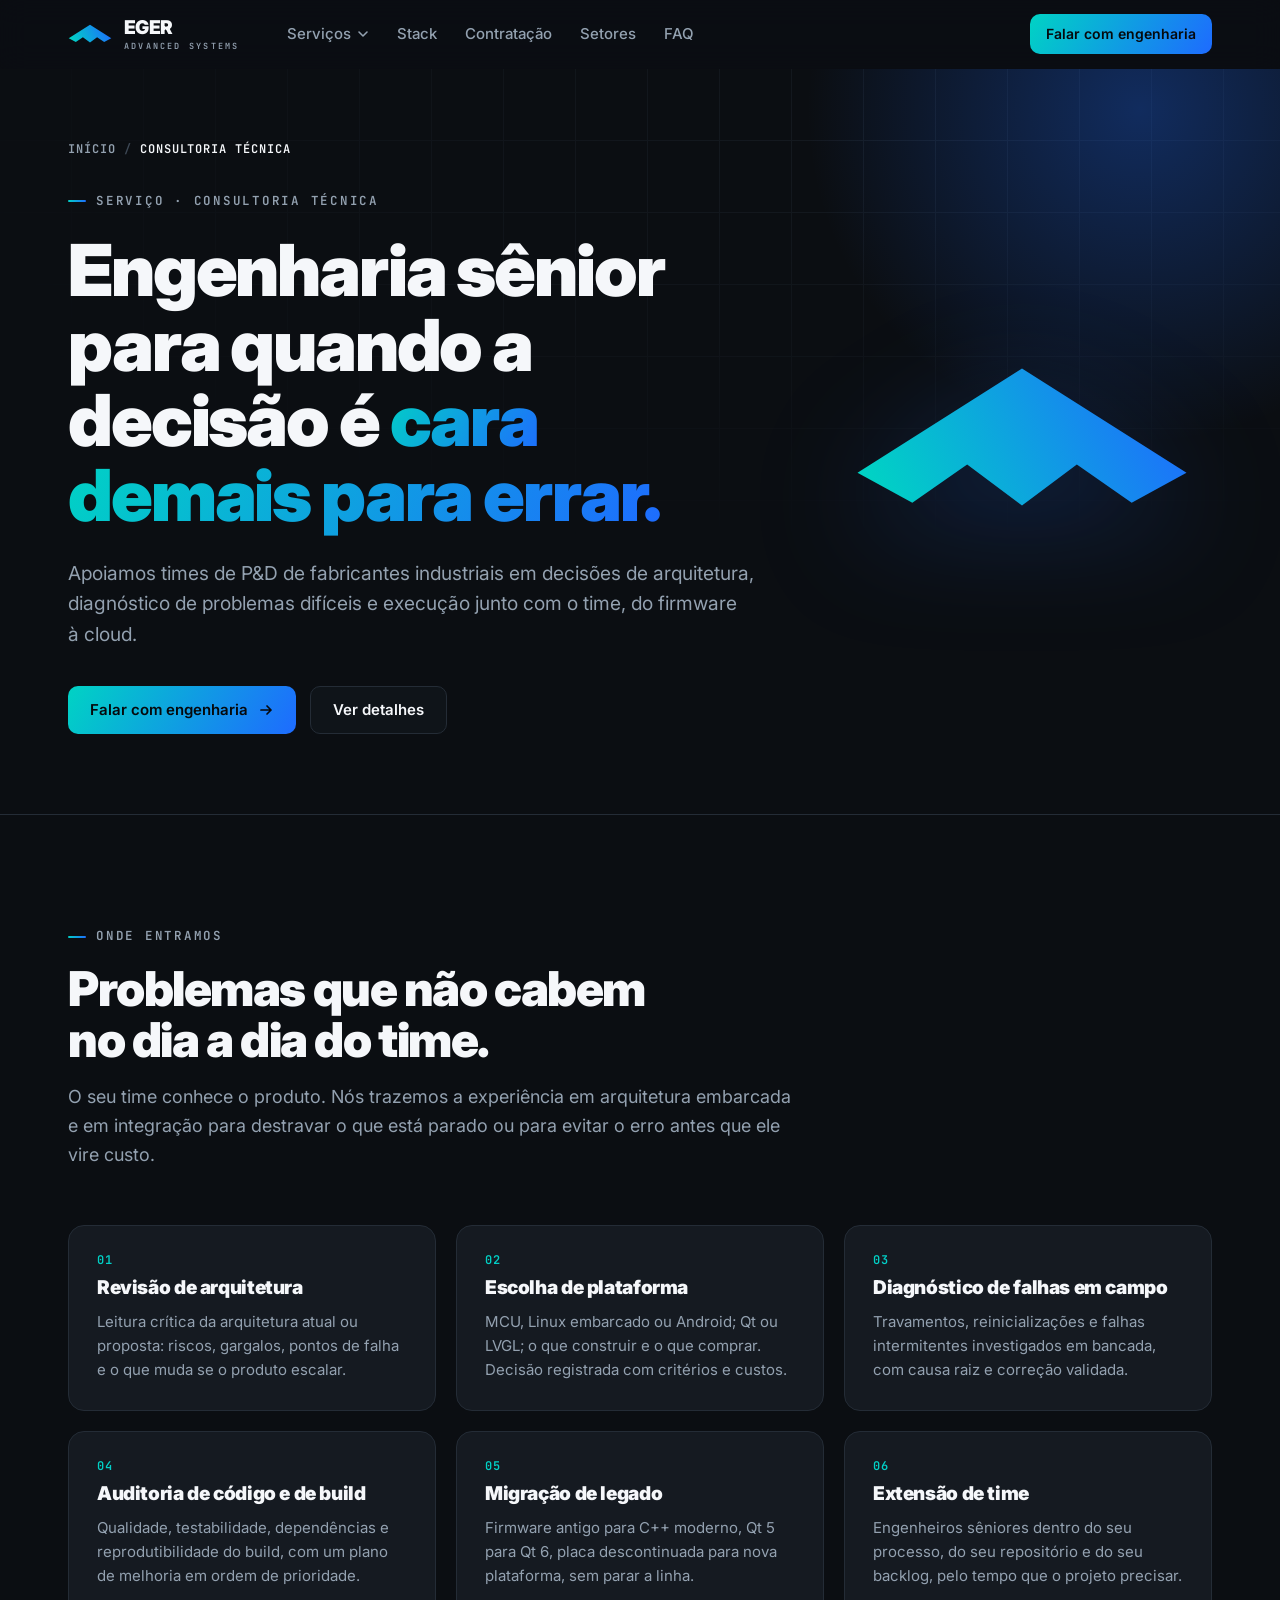
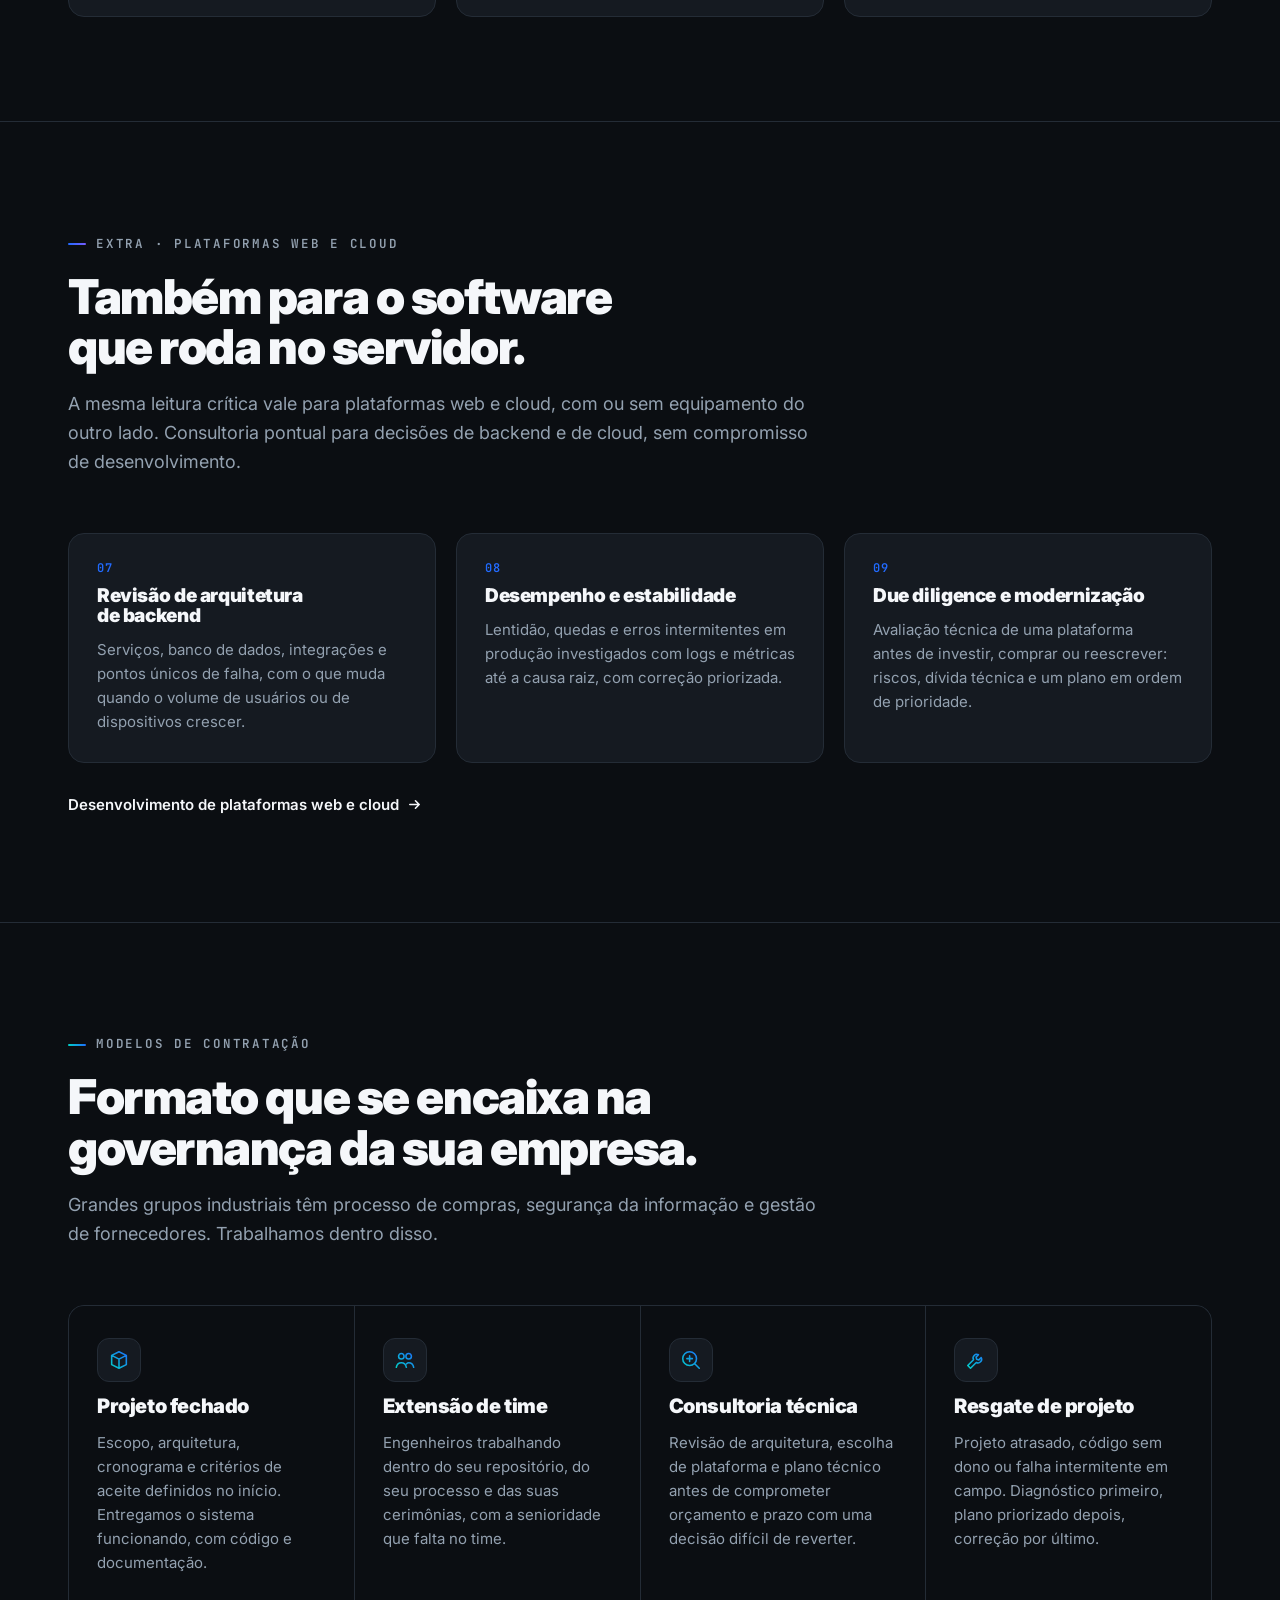
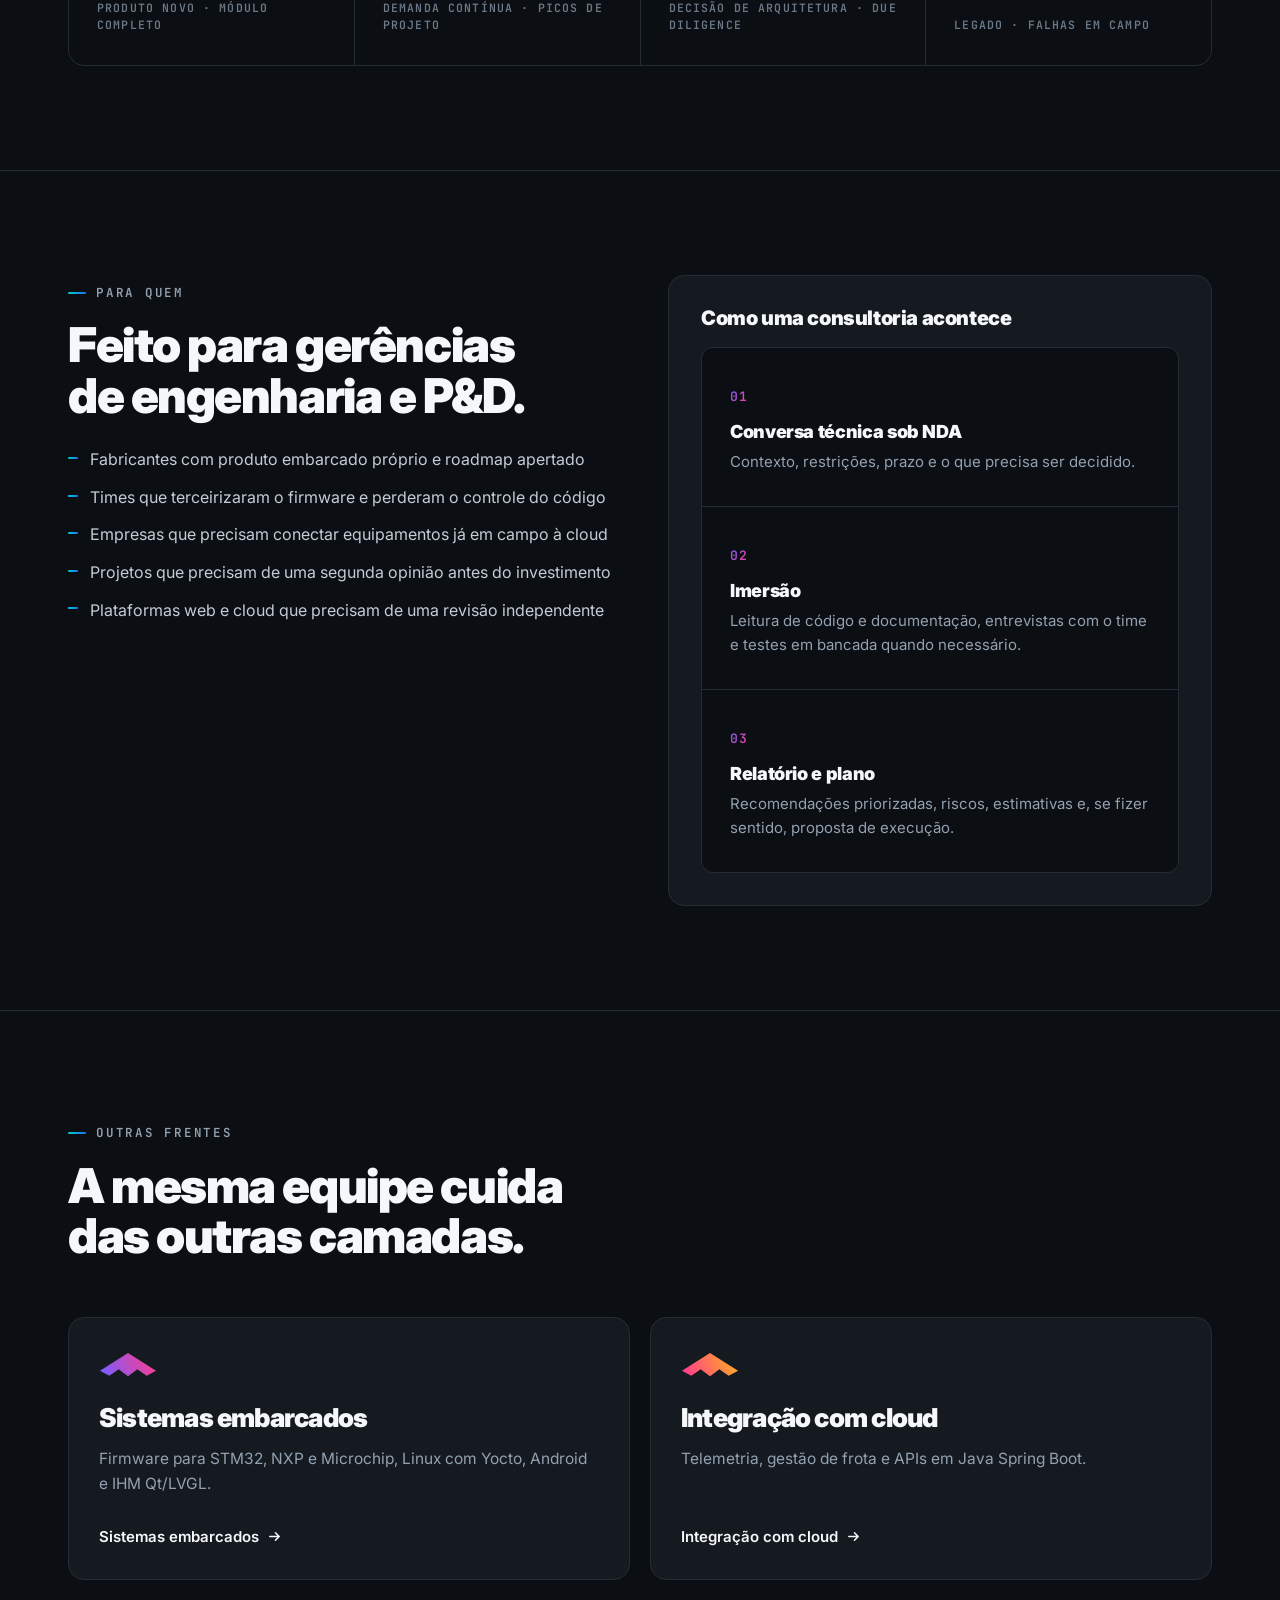
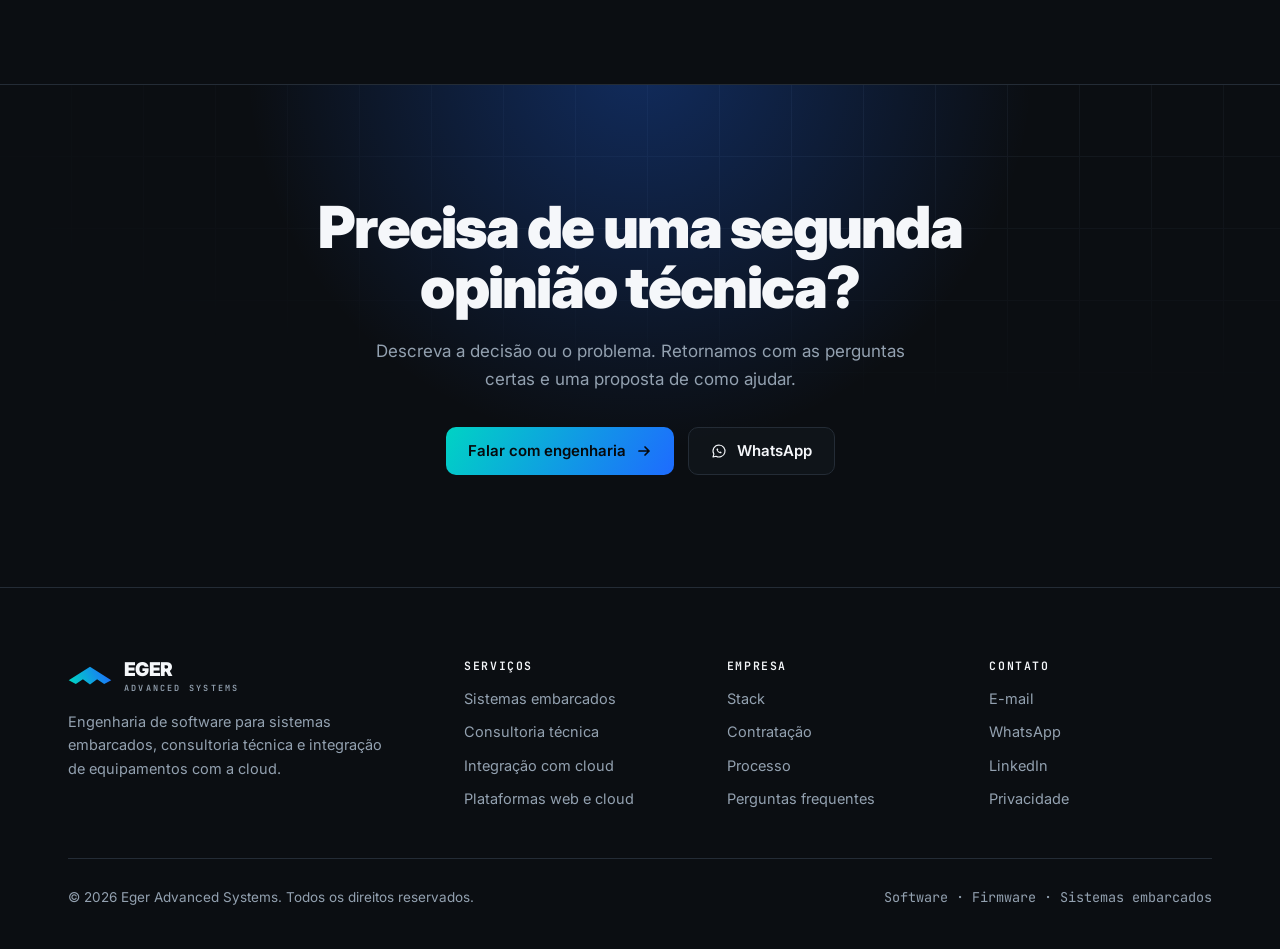
<file: pages/consultoria.html>
<!DOCTYPE html>
<html lang="pt-BR" dir="ltr">
<head>
<meta charset="utf-8">
<meta name="viewport" content="width=device-width, initial-scale=1, viewport-fit=cover">
<script>document.documentElement.classList.add('js')</script>

<title>Consultoria em software embarcado para a indústria | Eger</title>
<meta name="description" content="Consultoria em software embarcado para a indústria: revisão de arquitetura, escolha de plataforma, falhas em campo, migração de legado, extensão de time e revisão de plataformas web e cloud.">
<meta name="robots" content="index, follow, max-image-preview:large, max-snippet:-1, max-video-preview:-1">
<meta name="author" content="Eger Advanced Systems">
<meta name="format-detection" content="telephone=no">
<link rel="canonical" href="https://egeradvancedsystems.com/pages/consultoria.html">
<link rel="alternate" hreflang="pt-BR" href="https://egeradvancedsystems.com/pages/consultoria.html">
<link rel="alternate" hreflang="x-default" href="https://egeradvancedsystems.com/pages/consultoria.html">

<meta property="og:type" content="website">
<meta property="og:locale" content="pt_BR">
<meta property="og:site_name" content="Eger Advanced Systems">
<meta property="og:title" content="Consultoria técnica — Eger Advanced Systems">
<meta property="og:description" content="Consultoria em software embarcado para a indústria: revisão de arquitetura, escolha de plataforma, falhas em campo, migração de legado, extensão de time e revisão de plataformas web e cloud.">
<meta property="og:url" content="https://egeradvancedsystems.com/pages/consultoria.html">
<meta property="og:image" content="https://egeradvancedsystems.com/assets/img/og-image.png">
<meta property="og:image:type" content="image/png">
<meta property="og:image:width" content="1200">
<meta property="og:image:height" content="630">
<meta property="og:image:alt" content="Eger Advanced Systems — engenharia de software embarcado, da placa à nuvem">
<meta name="twitter:card" content="summary_large_image">
<meta name="twitter:title" content="Consultoria técnica — Eger Advanced Systems">
<meta name="twitter:description" content="Consultoria em software embarcado para a indústria: revisão de arquitetura, escolha de plataforma, falhas em campo, migração de legado, extensão de time e revisão de plataformas web e cloud.">
<meta name="twitter:image" content="https://egeradvancedsystems.com/assets/img/og-image.png">

<link rel="icon" href="../favicon.ico" sizes="48x48">
<link rel="icon" href="../assets/icons/favicon.svg" type="image/svg+xml">
<link rel="apple-touch-icon" href="../assets/icons/apple-touch-icon.png">
<link rel="manifest" href="../site.webmanifest">
<meta name="theme-color" content="#0B0E12">
<meta name="color-scheme" content="dark">
<meta name="apple-mobile-web-app-title" content="Eger">
<meta name="apple-mobile-web-app-status-bar-style" content="black-translucent">
<meta name="mobile-web-app-capable" content="yes">
<link rel="alternate" type="text/markdown" href="../llms.txt" title="Resumo do site para LLMs">

<link rel="preconnect" href="https://fonts.googleapis.com">
<link rel="preconnect" href="https://fonts.gstatic.com" crossorigin>
<link rel="stylesheet" href="https://fonts.googleapis.com/css2?family=Inter:wght@400;500;600;700;800;900&family=JetBrains+Mono:wght@400;600&display=swap">
<link rel="stylesheet" href="../css/style.css">
<script src="../js/main.js" defer></script>

<script type="application/ld+json">
{
  "@context": "https://schema.org",
  "@graph": [
    {
      "@type": "Service",
      "@id": "https://egeradvancedsystems.com/pages/consultoria.html#service",
      "name": "Consultoria em engenharia de software embarcado",
      "serviceType": "Consultoria em engenharia de software",
      "description": "Consultoria em software embarcado para a indústria: revisão de arquitetura, escolha de plataforma, falhas em campo, migração de legado, extensão de time e revisão de plataformas web e cloud.",
      "url": "https://egeradvancedsystems.com/pages/consultoria.html",
      "inLanguage": "pt-BR",
      "areaServed": {
        "@type": "Country",
        "name": "Brasil"
      },
      "audience": {
        "@type": "BusinessAudience",
        "audienceType": "Fabricantes industriais e empresas de tecnologia"
      },
      "provider": {
        "@type": "Organization",
        "@id": "https://egeradvancedsystems.com/#organization",
        "name": "Eger Advanced Systems",
        "url": "https://egeradvancedsystems.com/"
      }
    },
    {
      "@type": "WebPage",
      "@id": "https://egeradvancedsystems.com/pages/consultoria.html#webpage",
      "url": "https://egeradvancedsystems.com/pages/consultoria.html",
      "name": "Consultoria em engenharia de software embarcado | Eger Advanced Systems",
      "isPartOf": {
        "@id": "https://egeradvancedsystems.com/#website"
      },
      "inLanguage": "pt-BR"
    },
    {
      "@type": "BreadcrumbList",
      "itemListElement": [
        {
          "@type": "ListItem",
          "position": 1,
          "name": "Início",
          "item": "https://egeradvancedsystems.com/"
        },
        {
          "@type": "ListItem",
          "position": 2,
          "name": "Consultoria em engenharia de software embarcado",
          "item": "https://egeradvancedsystems.com/pages/consultoria.html"
        }
      ]
    }
  ]
}
</script>
</head>
<body>
<a class="skip-link" href="#conteudo">Pular para o conteúdo</a>

<svg class="sprite" aria-hidden="true" focusable="false">
  <defs>
    <linearGradient id="g-flux" x1="6" y1="46" x2="58" y2="20" gradientUnits="userSpaceOnUse"><stop stop-color="#00D3C4"/><stop offset="1" stop-color="#1E6BFF"/></linearGradient>
    <linearGradient id="g-pulse" x1="6" y1="46" x2="58" y2="20" gradientUnits="userSpaceOnUse"><stop stop-color="#7A5CFF"/><stop offset="1" stop-color="#FF3D8B"/></linearGradient>
    <linearGradient id="g-forge" x1="6" y1="46" x2="58" y2="20" gradientUnits="userSpaceOnUse"><stop stop-color="#FF3D8B"/><stop offset="1" stop-color="#FFB020"/></linearGradient>
    <linearGradient id="g-orbit" x1="6" y1="46" x2="58" y2="20" gradientUnits="userSpaceOnUse"><stop stop-color="#1E6BFF"/><stop offset="1" stop-color="#7A5CFF"/></linearGradient>
    <linearGradient id="g-icon" x1="2" y1="22" x2="22" y2="2" gradientUnits="userSpaceOnUse"><stop stop-color="#00D3C4"/><stop offset="1" stop-color="#1E6BFF"/></linearGradient>
  </defs>
</svg>

<header class="site-header">
  <div class="wrap site-header__bar">
    <a class="brand" href="../index.html" aria-label="Eger Advanced Systems — página inicial">
      <svg class="wing" viewBox="1 20 62 27" aria-hidden="true"><path d="M32 21 L2 40 L12 45.5 L22 38.5 L32 46 L42 38.5 L52 45.5 L62 40 Z" fill="url(#g-flux)"/></svg>
      <span class="brand__name"><b>EGER</b><small>ADVANCED SYSTEMS</small></span>
    </a>

    <nav class="nav" aria-label="Principal">
      <div class="nav__item">
        <button class="nav__trigger" type="button" aria-expanded="false" aria-controls="mega-servicos">
          Serviços
          <svg viewBox="0 0 12 12" aria-hidden="true"><path d="M2 4l4 4 4-4" fill="none" stroke="currentColor" stroke-width="1.6" stroke-linecap="round" stroke-linejoin="round"/></svg>
        </button>
        <div class="mega" id="mega-servicos">
          <a href="../pages/sistemas-embarcados.html">
            <svg class="wing" viewBox="1 20 62 27" aria-hidden="true"><path d="M32 21 L2 40 L12 45.5 L22 38.5 L32 46 L42 38.5 L52 45.5 L62 40 Z" fill="url(#g-pulse)"/></svg>
            <div><strong>Sistemas embarcados</strong><span>Firmware para STM32, NXP e Microchip, Linux com Yocto, Android e IHM Qt/LVGL.</span></div>
          </a>
          <a href="../pages/consultoria.html" aria-current="page">
            <svg class="wing" viewBox="1 20 62 27" aria-hidden="true"><path d="M32 21 L2 40 L12 45.5 L22 38.5 L32 46 L42 38.5 L52 45.5 L62 40 Z" fill="url(#g-flux)"/></svg>
            <div><strong>Consultoria técnica</strong><span>Arquitetura, diagnóstico, escolha de plataforma e extensão do seu time.</span></div>
          </a>
          <a href="../pages/integracao-cloud.html">
            <svg class="wing" viewBox="1 20 62 27" aria-hidden="true"><path d="M32 21 L2 40 L12 45.5 L22 38.5 L32 46 L42 38.5 L52 45.5 L62 40 Z" fill="url(#g-forge)"/></svg>
            <div><strong>Integração com cloud</strong><span>Telemetria, gestão de frota e APIs em Java Spring Boot.</span></div>
          </a>
          <a href="../pages/plataformas-web.html">
            <svg class="wing" viewBox="1 20 62 27" aria-hidden="true"><path d="M32 21 L2 40 L12 45.5 L22 38.5 L32 46 L42 38.5 L52 45.5 L62 40 Z" fill="url(#g-orbit)"/></svg>
            <div><strong>Plataformas web e cloud</strong><span>Backend, APIs e cloud para plataformas em produção, sem envolver hardware.</span></div>
          </a>
        </div>
      </div>
      <a class="nav__link" href="../index.html#stack">Stack</a>
      <a class="nav__link" href="../index.html#contratacao">Contratação</a>
      <a class="nav__link nav__link--hide-md" href="../index.html#setores">Setores</a>
      <a class="nav__link nav__link--hide-md" href="../index.html#faq">FAQ</a>
    </nav>

    <div class="site-header__cta">
      <a class="btn btn--primary btn--sm" href="../index.html#contato">Falar com engenharia</a>
      <button class="menu-toggle" type="button" aria-expanded="false" aria-controls="mobile-nav" aria-label="Abrir menu"><span></span></button>
    </div>
  </div>
</header>

<nav class="mobile-nav" id="mobile-nav" aria-label="Menu móvel">
  <p>Serviços</p>
  <a href="../pages/sistemas-embarcados.html">Sistemas embarcados</a>
  <a href="../pages/consultoria.html" aria-current="page">Consultoria técnica</a>
  <a href="../pages/integracao-cloud.html">Integração com cloud</a>
  <a href="../pages/plataformas-web.html">Plataformas web e cloud</a>
  <p style="margin-top:28px">Empresa</p>
  <a href="../index.html#stack">Stack</a>
  <a href="../index.html#contratacao">Modelos de contratação</a>
  <a href="../index.html#setores">Setores</a>
  <a href="../index.html#processo">Processo</a>
  <a href="../index.html#faq">Perguntas frequentes</a>
  <a class="btn btn--primary" href="../index.html#contato">Falar com engenharia</a>
</nav>

<main id="conteudo">

  <section class="page-hero" aria-labelledby="page-title">
    <div class="tech-grid" aria-hidden="true"></div>
    <div class="glow glow--blue" aria-hidden="true"></div>
    <div class="wrap page-hero__grid">
      <div>
        <nav aria-label="Trilha de navegação"><ol class="breadcrumb"><li><a href="../index.html">Início</a></li><li><span aria-current="page">Consultoria técnica</span></li></ol></nav>
        <p class="eyebrow " style="margin-top:34px">Serviço · Consultoria técnica</p>
        <h1 id="page-title">Engenharia sênior para quando a decisão é <span class="t-flux">cara demais para errar.</span></h1>
        <p class="lede">Apoiamos times de P&amp;D de fabricantes industriais em decisões de arquitetura, diagnóstico de problemas difíceis e execução junto com o time, do firmware à cloud.</p>
        <div class="btn-row">
          <a class="btn btn--primary" href="../index.html#contato">Falar com engenharia <svg viewBox="0 0 16 16" aria-hidden="true"><path d="M3 8h10M9 4l4 4-4 4" fill="none" stroke="currentColor" stroke-width="1.7" stroke-linecap="round" stroke-linejoin="round"/></svg></a>
          <a class="btn btn--ghost" href="#detalhes">Ver detalhes</a>
        </div>
      </div>
      <svg class="wing page-hero__mark" viewBox="1 20 62 27" aria-hidden="true"><path d="M32 21 L2 40 L12 45.5 L22 38.5 L32 46 L42 38.5 L52 45.5 L62 40 Z" fill="url(#g-flux)"/></svg>
    </div>
  </section>

  <section class="section" id="detalhes" aria-labelledby="o-que-title">
    <div class="wrap">
      <div class="section-head reveal">
        <p class="eyebrow">Onde entramos</p>
        <h2 class="h2" id="o-que-title">Problemas que não cabem no dia a dia do time.</h2>
        <p>O seu time conhece o produto. Nós trazemos a experiência em arquitetura embarcada e em integração para destravar o que está parado ou para evitar o erro antes que ele vire custo.</p>
      </div>
      <div class="feature-grid">
        <article class="feature reveal"><span class="idx t-flux">01</span><h3>Revisão de arquitetura</h3><p>Leitura crítica da arquitetura atual ou proposta: riscos, gargalos, pontos de falha e o que muda se o produto escalar.</p></article>
        <article class="feature reveal" data-delay="1"><span class="idx t-flux">02</span><h3>Escolha de plataforma</h3><p>MCU, Linux embarcado ou Android; Qt ou LVGL; o que construir e o que comprar. Decisão registrada com critérios e custos.</p></article>
        <article class="feature reveal" data-delay="2"><span class="idx t-flux">03</span><h3>Diagnóstico de falhas em campo</h3><p>Travamentos, reinicializações e falhas intermitentes investigados em bancada, com causa raiz e correção validada.</p></article>
        <article class="feature reveal"><span class="idx t-flux">04</span><h3>Auditoria de código e de build</h3><p>Qualidade, testabilidade, dependências e reprodutibilidade do build, com um plano de melhoria em ordem de prioridade.</p></article>
        <article class="feature reveal" data-delay="1"><span class="idx t-flux">05</span><h3>Migração de legado</h3><p>Firmware antigo para C++ moderno, Qt 5 para Qt 6, placa descontinuada para nova plataforma, sem parar a linha.</p></article>
        <article class="feature reveal" data-delay="2"><span class="idx t-flux">06</span><h3>Extensão de time</h3><p>Engenheiros sêniores dentro do seu processo, do seu repositório e do seu backlog, pelo tempo que o projeto precisar.</p></article>
      </div>
    </div>
  </section>

  <section class="section" id="web-cloud" aria-labelledby="web-cloud-title">
    <div class="wrap">
      <div class="section-head reveal">
        <p class="eyebrow eyebrow--orbit">Extra · Plataformas web e cloud</p>
        <h2 class="h2" id="web-cloud-title">Também para o software que roda no servidor.</h2>
        <p>A mesma leitura crítica vale para plataformas web e cloud, com ou sem equipamento do outro lado. Consultoria pontual para decisões de backend e de cloud, sem compromisso de desenvolvimento.</p>
      </div>
      <div class="feature-grid">
        <article class="feature reveal"><span class="idx t-orbit">07</span><h3>Revisão de arquitetura de backend</h3><p>Serviços, banco de dados, integrações e pontos únicos de falha, com o que muda quando o volume de usuários ou de dispositivos crescer.</p></article>
        <article class="feature reveal" data-delay="1"><span class="idx t-orbit">08</span><h3>Desempenho e estabilidade</h3><p>Lentidão, quedas e erros intermitentes em produção investigados com logs e métricas até a causa raiz, com correção priorizada.</p></article>
        <article class="feature reveal" data-delay="2"><span class="idx t-orbit">09</span><h3>Due diligence e modernização</h3><p>Avaliação técnica de uma plataforma antes de investir, comprar ou reescrever: riscos, dívida técnica e um plano em ordem de prioridade.</p></article>
      </div>
      <p class="reveal" style="margin-top:28px"><a class="link-arrow" href="../pages/plataformas-web.html">Desenvolvimento de plataformas web e cloud
        <svg viewBox="0 0 16 16" aria-hidden="true"><path d="M3 8h10M9 4l4 4-4 4" fill="none" stroke="currentColor" stroke-width="1.7" stroke-linecap="round" stroke-linejoin="round"/></svg>
      </a></p>
    </div>
  </section>

  <section class="section" aria-labelledby="modelos-title">
    <div class="wrap">
      <div class="section-head reveal">
        <p class="eyebrow">Modelos de contratação</p>
        <h2 class="h2" id="modelos-title">Formato que se encaixa na governança da sua empresa.</h2>
        <p>Grandes grupos industriais têm processo de compras, segurança da informação e gestão de fornecedores. Trabalhamos dentro disso.</p>
      </div>
      <div class="engage-grid reveal">
        <article class="engage">
          <span class="engage__icon"><svg viewBox="0 0 24 24" aria-hidden="true"><path d="M4 7l8-4 8 4v10l-8 4-8-4zM4 7l8 4 8-4M12 11v10" fill="none" stroke="url(#g-icon)" stroke-width="1.7" stroke-linejoin="round"/></svg></span>
          <h3>Projeto fechado</h3>
          <p>Escopo, arquitetura, cronograma e critérios de aceite definidos no início. Entregamos o sistema funcionando, com código e documentação.</p>
          <small>Produto novo · módulo completo</small>
        </article>
        <article class="engage">
          <span class="engage__icon"><svg viewBox="0 0 24 24" aria-hidden="true"><path d="M8 11a3 3 0 100-6 3 3 0 000 6zM16 11a3 3 0 100-6 3 3 0 000 6zM2.5 20c.6-3 2.8-5 5.5-5s4.9 2 5.5 5M13.8 16.2c.7-.8 1.4-1.2 2.2-1.2 2.7 0 4.9 2 5.5 5" fill="none" stroke="url(#g-icon)" stroke-width="1.7" stroke-linecap="round"/></svg></span>
          <h3>Extensão de time</h3>
          <p>Engenheiros trabalhando dentro do seu repositório, do seu processo e das suas cerimônias, com a senioridade que falta no time.</p>
          <small>Demanda contínua · picos de projeto</small>
        </article>
        <article class="engage">
          <span class="engage__icon"><svg viewBox="0 0 24 24" aria-hidden="true"><path d="M10.5 18a7.5 7.5 0 110-15 7.5 7.5 0 010 15zM21 21l-5.2-5.2M7.5 10.5h6M10.5 7.5v6" fill="none" stroke="url(#g-icon)" stroke-width="1.7" stroke-linecap="round"/></svg></span>
          <h3>Consultoria técnica</h3>
          <p>Revisão de arquitetura, escolha de plataforma e plano técnico antes de comprometer orçamento e prazo com uma decisão difícil de reverter.</p>
          <small>Decisão de arquitetura · due diligence</small>
        </article>
        <article class="engage">
          <span class="engage__icon"><svg viewBox="0 0 24 24" aria-hidden="true"><path d="M14.7 6.3a4 4 0 00-5.4 5.4L3 18l3 3 6.3-6.3a4 4 0 005.4-5.4l-2.6 2.6-2.4-.6-.6-2.4z" fill="none" stroke="url(#g-icon)" stroke-width="1.7" stroke-linejoin="round"/></svg></span>
          <h3>Resgate de projeto</h3>
          <p>Projeto atrasado, código sem dono ou falha intermitente em campo. Diagnóstico primeiro, plano priorizado depois, correção por último.</p>
          <small>Legado · falhas em campo</small>
        </article>
      </div>
    </div>
  </section>

  <section class="section" aria-labelledby="como-title">
    <div class="wrap two-col">
      <div class="reveal">
        <p class="eyebrow">Para quem</p>
        <h2 class="h2" id="como-title" style="margin:18px 0 18px">Feito para gerências de engenharia e P&amp;D.</h2>
        <ul class="checklist" style="font-size:16px;gap:12px;margin-top:26px">
            <li>Fabricantes com produto embarcado próprio e roadmap apertado</li>
            <li>Times que terceirizaram o firmware e perderam o controle do código</li>
            <li>Empresas que precisam conectar equipamentos já em campo à cloud</li>
            <li>Projetos que precisam de uma segunda opinião antes do investimento</li>
            <li>Plataformas web e cloud que precisam de uma revisão independente</li>
        </ul>
      </div>
      <div class="panel reveal" data-delay="1">
        <h3>Como uma consultoria acontece</h3>
        <ol class="steps" style="grid-template-columns:minmax(0,1fr);border-radius:12px">
          <li class="step"><span class="step__n t-pulse">01</span><h3>Conversa técnica sob NDA</h3><p>Contexto, restrições, prazo e o que precisa ser decidido.</p></li>
          <li class="step"><span class="step__n t-pulse">02</span><h3>Imersão</h3><p>Leitura de código e documentação, entrevistas com o time e testes em bancada quando necessário.</p></li>
          <li class="step"><span class="step__n t-pulse">03</span><h3>Relatório e plano</h3><p>Recomendações priorizadas, riscos, estimativas e, se fizer sentido, proposta de execução.</p></li>
        </ol>
      </div>
    </div>
  </section>

  <section class="section" aria-labelledby="rel-title">
    <div class="wrap">
      <div class="section-head reveal">
        <p class="eyebrow">Outras frentes</p>
        <h2 class="h2" id="rel-title">A mesma equipe cuida das outras camadas.</h2>
      </div>
      <div class="related-grid">
        <article class="service-card service-card--pulse reveal">
          <svg class="wing" viewBox="1 20 62 27" aria-hidden="true"><path d="M32 21 L2 40 L12 45.5 L22 38.5 L32 46 L42 38.5 L52 45.5 L62 40 Z" fill="url(#g-pulse)"/></svg>
          <h3>Sistemas embarcados</h3>
          <p>Firmware para STM32, NXP e Microchip, Linux com Yocto, Android e IHM Qt/LVGL.</p>
          <a class="link-arrow" href="../pages/sistemas-embarcados.html">Sistemas embarcados
            <svg viewBox="0 0 16 16" aria-hidden="true"><path d="M3 8h10M9 4l4 4-4 4" fill="none" stroke="currentColor" stroke-width="1.7" stroke-linecap="round" stroke-linejoin="round"/></svg>
          </a>
        </article>
        <article class="service-card service-card--forge reveal">
          <svg class="wing" viewBox="1 20 62 27" aria-hidden="true"><path d="M32 21 L2 40 L12 45.5 L22 38.5 L32 46 L42 38.5 L52 45.5 L62 40 Z" fill="url(#g-forge)"/></svg>
          <h3>Integração com cloud</h3>
          <p>Telemetria, gestão de frota e APIs em Java Spring Boot.</p>
          <a class="link-arrow" href="../pages/integracao-cloud.html">Integração com cloud
            <svg viewBox="0 0 16 16" aria-hidden="true"><path d="M3 8h10M9 4l4 4-4 4" fill="none" stroke="currentColor" stroke-width="1.7" stroke-linecap="round" stroke-linejoin="round"/></svg>
          </a>
        </article>
      </div>
    </div>
  </section>


  <section class="cta-band" aria-labelledby="cta-title">
    <div class="tech-grid" aria-hidden="true"></div>
    <div class="glow glow--blue" aria-hidden="true"></div>
    <div class="wrap">
      <h2 id="cta-title">Precisa de uma segunda opinião técnica?</h2>
      <p>Descreva a decisão ou o problema. Retornamos com as perguntas certas e uma proposta de como ajudar.</p>
      <div class="btn-row">
        <a class="btn btn--primary" href="../index.html#contato">Falar com engenharia <svg viewBox="0 0 16 16" aria-hidden="true"><path d="M3 8h10M9 4l4 4-4 4" fill="none" stroke="currentColor" stroke-width="1.7" stroke-linecap="round" stroke-linejoin="round"/></svg></a>
        <a class="btn btn--ghost" href="../index.html#contato" data-contact="whatsapp"><svg viewBox="0 0 24 24" aria-hidden="true"><path d="M12 3a9 9 0 00-7.7 13.6L3 21l4.5-1.2A9 9 0 1012 3z" fill="none" stroke="currentColor" stroke-width="1.7" stroke-linejoin="round"/><path d="M9.2 8.2c-.4 0-.9.5-.9 1.3 0 2.6 3.5 6 6.2 6 .8 0 1.3-.5 1.3-.9l-.3-1.1-1.8-.8-.8.9c-1.2-.5-2.3-1.6-2.8-2.8l.9-.8-.8-1.8z" fill="currentColor"/></svg> WhatsApp</a>
      </div>
    </div>
  </section>

</main>

<footer class="site-footer">
  <div class="wrap">
    <div class="footer__grid">
      <div class="footer__about">
        <a class="brand" href="../index.html" aria-label="Eger Advanced Systems — página inicial">
          <svg class="wing" viewBox="1 20 62 27" aria-hidden="true"><path d="M32 21 L2 40 L12 45.5 L22 38.5 L32 46 L42 38.5 L52 45.5 L62 40 Z" fill="url(#g-flux)"/></svg>
          <span class="brand__name"><b>EGER</b><small>ADVANCED SYSTEMS</small></span>
        </a>
        <p>Engenharia de software para sistemas embarcados, consultoria técnica e integração de equipamentos com a cloud.</p>
      </div>
      <nav class="footer__col" aria-labelledby="ft-servicos">
        <h2 id="ft-servicos">Serviços</h2>
        <ul>
          <li><a href="../pages/sistemas-embarcados.html">Sistemas embarcados</a></li>
          <li><a href="../pages/consultoria.html">Consultoria técnica</a></li>
          <li><a href="../pages/integracao-cloud.html">Integração com cloud</a></li>
          <li><a href="../pages/plataformas-web.html">Plataformas web e cloud</a></li>
        </ul>
      </nav>
      <nav class="footer__col" aria-labelledby="ft-empresa">
        <h2 id="ft-empresa">Empresa</h2>
        <ul>
          <li><a href="../index.html#stack">Stack</a></li>
          <li><a href="../index.html#contratacao">Contratação</a></li>
          <li><a href="../index.html#processo">Processo</a></li>
          <li><a href="../index.html#faq">Perguntas frequentes</a></li>
        </ul>
      </nav>
      <nav class="footer__col" aria-labelledby="ft-contato">
        <h2 id="ft-contato">Contato</h2>
        <ul>
          <li><a href="../index.html#contato" data-contact="email">E-mail</a></li>
          <li><a href="../index.html#contato" data-contact="whatsapp">WhatsApp</a></li>
          <li><a href="https://www.linkedin.com/company/eger-advanced-systems" rel="noopener" target="_blank">LinkedIn</a></li>
          <li><a href="../pages/privacidade.html">Privacidade</a></li>
        </ul>
      </nav>
    </div>
    <div class="footer__bottom">
      <span>© <span data-year>2026</span> Eger Advanced Systems. Todos os direitos reservados.</span>
      <span class="mono">Software · Firmware · Sistemas embarcados</span>
    </div>
  </div>
</footer>
</body>
</html>
</file>
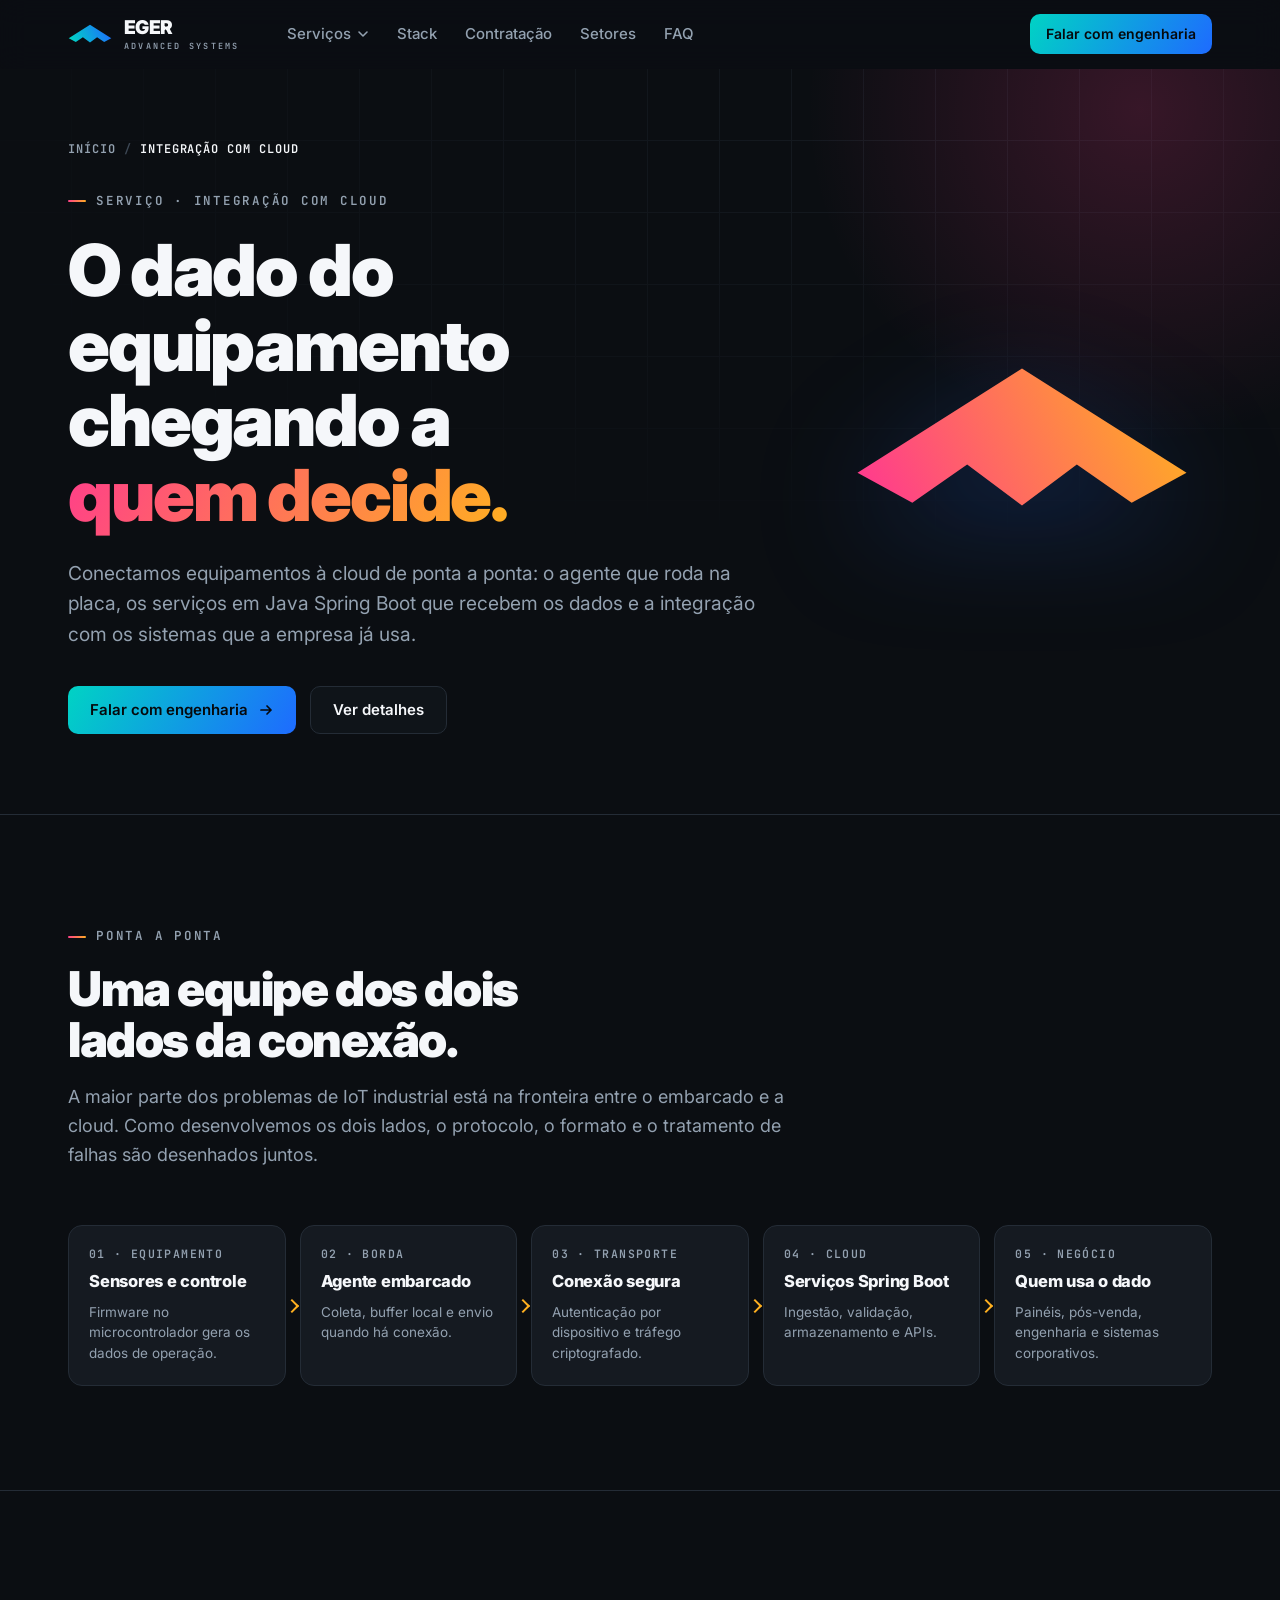
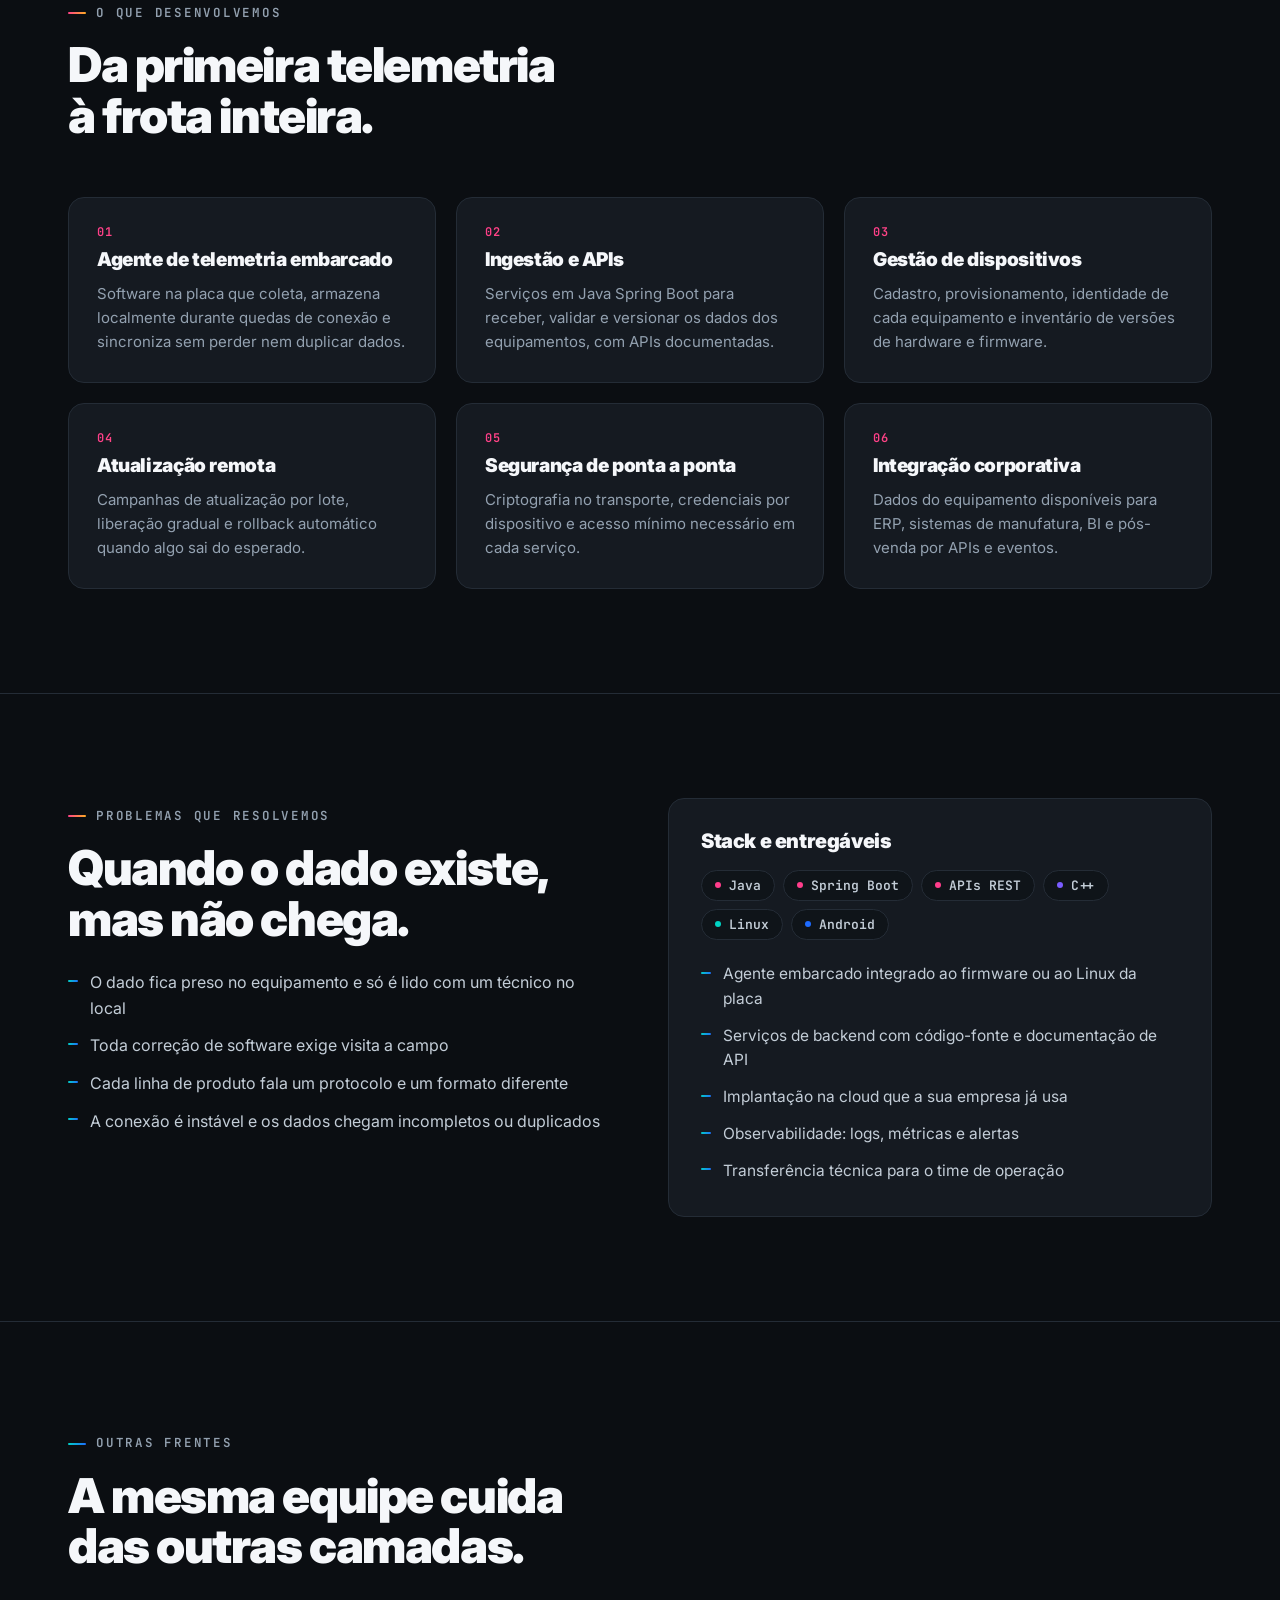
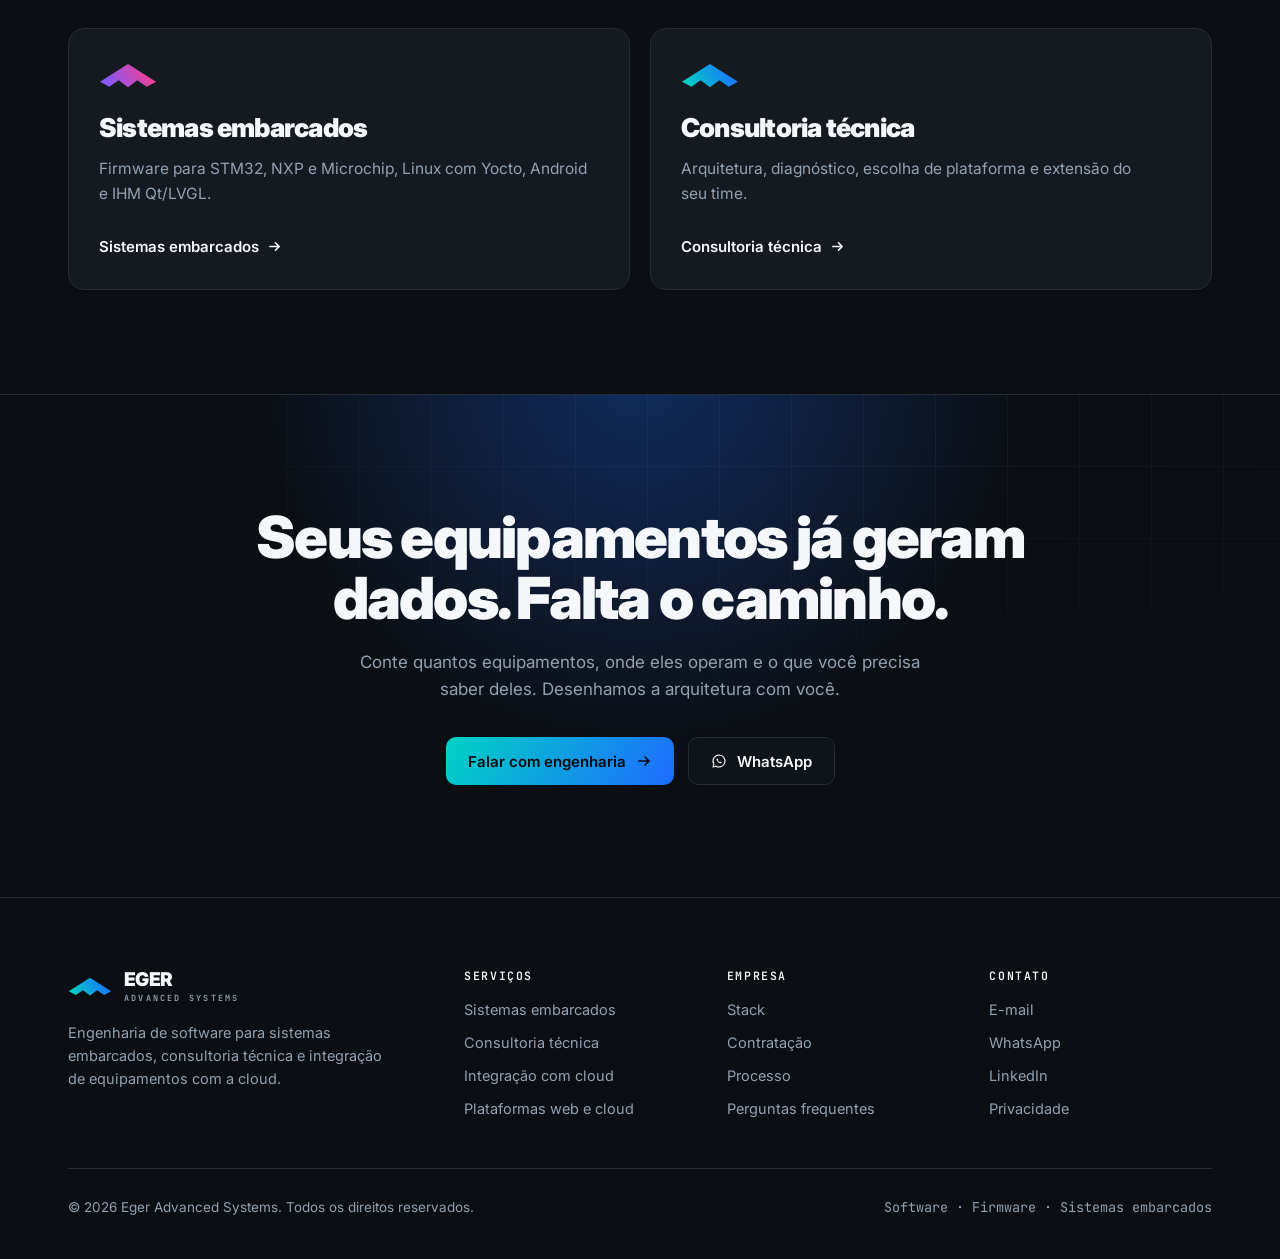
<file: pages/integracao-cloud.html>
<!DOCTYPE html>
<html lang="pt-BR" dir="ltr">
<head>
<meta charset="utf-8">
<meta name="viewport" content="width=device-width, initial-scale=1, viewport-fit=cover">
<script>document.documentElement.classList.add('js')</script>

<title>Integração de equipamentos com cloud e telemetria | Eger</title>
<meta name="description" content="Conecte equipamentos à cloud: agente embarcado de telemetria, APIs em Java Spring Boot, gestão de dispositivos e atualização remota, de ponta a ponta.">
<meta name="robots" content="index, follow, max-image-preview:large, max-snippet:-1, max-video-preview:-1">
<meta name="author" content="Eger Advanced Systems">
<meta name="format-detection" content="telephone=no">
<link rel="canonical" href="https://egeradvancedsystems.com/pages/integracao-cloud.html">
<link rel="alternate" hreflang="pt-BR" href="https://egeradvancedsystems.com/pages/integracao-cloud.html">
<link rel="alternate" hreflang="x-default" href="https://egeradvancedsystems.com/pages/integracao-cloud.html">

<meta property="og:type" content="website">
<meta property="og:locale" content="pt_BR">
<meta property="og:site_name" content="Eger Advanced Systems">
<meta property="og:title" content="Integração com cloud — Eger Advanced Systems">
<meta property="og:description" content="Conecte equipamentos à cloud: agente embarcado de telemetria, APIs em Java Spring Boot, gestão de dispositivos e atualização remota, de ponta a ponta.">
<meta property="og:url" content="https://egeradvancedsystems.com/pages/integracao-cloud.html">
<meta property="og:image" content="https://egeradvancedsystems.com/assets/img/og-image.png">
<meta property="og:image:type" content="image/png">
<meta property="og:image:width" content="1200">
<meta property="og:image:height" content="630">
<meta property="og:image:alt" content="Eger Advanced Systems — engenharia de software embarcado, da placa à nuvem">
<meta name="twitter:card" content="summary_large_image">
<meta name="twitter:title" content="Integração com cloud — Eger Advanced Systems">
<meta name="twitter:description" content="Conecte equipamentos à cloud: agente embarcado de telemetria, APIs em Java Spring Boot, gestão de dispositivos e atualização remota, de ponta a ponta.">
<meta name="twitter:image" content="https://egeradvancedsystems.com/assets/img/og-image.png">

<link rel="icon" href="../favicon.ico" sizes="48x48">
<link rel="icon" href="../assets/icons/favicon.svg" type="image/svg+xml">
<link rel="apple-touch-icon" href="../assets/icons/apple-touch-icon.png">
<link rel="manifest" href="../site.webmanifest">
<meta name="theme-color" content="#0B0E12">
<meta name="color-scheme" content="dark">
<meta name="apple-mobile-web-app-title" content="Eger">
<meta name="apple-mobile-web-app-status-bar-style" content="black-translucent">
<meta name="mobile-web-app-capable" content="yes">
<link rel="alternate" type="text/markdown" href="../llms.txt" title="Resumo do site para LLMs">

<link rel="preconnect" href="https://fonts.googleapis.com">
<link rel="preconnect" href="https://fonts.gstatic.com" crossorigin>
<link rel="stylesheet" href="https://fonts.googleapis.com/css2?family=Inter:wght@400;500;600;700;800;900&family=JetBrains+Mono:wght@400;600&display=swap">
<link rel="stylesheet" href="../css/style.css">
<script src="../js/main.js" defer></script>

<script type="application/ld+json">
{
  "@context": "https://schema.org",
  "@graph": [
    {
      "@type": "Service",
      "@id": "https://egeradvancedsystems.com/pages/integracao-cloud.html#service",
      "name": "Integração de equipamentos com cloud",
      "serviceType": "Integração de sistemas embarcados com plataformas em cloud",
      "description": "Conecte equipamentos à cloud: agente embarcado de telemetria, APIs em Java Spring Boot, gestão de dispositivos e atualização remota, de ponta a ponta.",
      "url": "https://egeradvancedsystems.com/pages/integracao-cloud.html",
      "inLanguage": "pt-BR",
      "areaServed": {
        "@type": "Country",
        "name": "Brasil"
      },
      "audience": {
        "@type": "BusinessAudience",
        "audienceType": "Fabricantes industriais e empresas de tecnologia"
      },
      "provider": {
        "@type": "Organization",
        "@id": "https://egeradvancedsystems.com/#organization",
        "name": "Eger Advanced Systems",
        "url": "https://egeradvancedsystems.com/"
      }
    },
    {
      "@type": "WebPage",
      "@id": "https://egeradvancedsystems.com/pages/integracao-cloud.html#webpage",
      "url": "https://egeradvancedsystems.com/pages/integracao-cloud.html",
      "name": "Integração de equipamentos com cloud | Eger Advanced Systems",
      "isPartOf": {
        "@id": "https://egeradvancedsystems.com/#website"
      },
      "inLanguage": "pt-BR"
    },
    {
      "@type": "BreadcrumbList",
      "itemListElement": [
        {
          "@type": "ListItem",
          "position": 1,
          "name": "Início",
          "item": "https://egeradvancedsystems.com/"
        },
        {
          "@type": "ListItem",
          "position": 2,
          "name": "Integração de equipamentos com cloud",
          "item": "https://egeradvancedsystems.com/pages/integracao-cloud.html"
        }
      ]
    }
  ]
}
</script>
</head>
<body>
<a class="skip-link" href="#conteudo">Pular para o conteúdo</a>

<svg class="sprite" aria-hidden="true" focusable="false">
  <defs>
    <linearGradient id="g-flux" x1="6" y1="46" x2="58" y2="20" gradientUnits="userSpaceOnUse"><stop stop-color="#00D3C4"/><stop offset="1" stop-color="#1E6BFF"/></linearGradient>
    <linearGradient id="g-pulse" x1="6" y1="46" x2="58" y2="20" gradientUnits="userSpaceOnUse"><stop stop-color="#7A5CFF"/><stop offset="1" stop-color="#FF3D8B"/></linearGradient>
    <linearGradient id="g-forge" x1="6" y1="46" x2="58" y2="20" gradientUnits="userSpaceOnUse"><stop stop-color="#FF3D8B"/><stop offset="1" stop-color="#FFB020"/></linearGradient>
    <linearGradient id="g-orbit" x1="6" y1="46" x2="58" y2="20" gradientUnits="userSpaceOnUse"><stop stop-color="#1E6BFF"/><stop offset="1" stop-color="#7A5CFF"/></linearGradient>
    <linearGradient id="g-icon" x1="2" y1="22" x2="22" y2="2" gradientUnits="userSpaceOnUse"><stop stop-color="#00D3C4"/><stop offset="1" stop-color="#1E6BFF"/></linearGradient>
  </defs>
</svg>

<header class="site-header">
  <div class="wrap site-header__bar">
    <a class="brand" href="../index.html" aria-label="Eger Advanced Systems — página inicial">
      <svg class="wing" viewBox="1 20 62 27" aria-hidden="true"><path d="M32 21 L2 40 L12 45.5 L22 38.5 L32 46 L42 38.5 L52 45.5 L62 40 Z" fill="url(#g-flux)"/></svg>
      <span class="brand__name"><b>EGER</b><small>ADVANCED SYSTEMS</small></span>
    </a>

    <nav class="nav" aria-label="Principal">
      <div class="nav__item">
        <button class="nav__trigger" type="button" aria-expanded="false" aria-controls="mega-servicos">
          Serviços
          <svg viewBox="0 0 12 12" aria-hidden="true"><path d="M2 4l4 4 4-4" fill="none" stroke="currentColor" stroke-width="1.6" stroke-linecap="round" stroke-linejoin="round"/></svg>
        </button>
        <div class="mega" id="mega-servicos">
          <a href="../pages/sistemas-embarcados.html">
            <svg class="wing" viewBox="1 20 62 27" aria-hidden="true"><path d="M32 21 L2 40 L12 45.5 L22 38.5 L32 46 L42 38.5 L52 45.5 L62 40 Z" fill="url(#g-pulse)"/></svg>
            <div><strong>Sistemas embarcados</strong><span>Firmware para STM32, NXP e Microchip, Linux com Yocto, Android e IHM Qt/LVGL.</span></div>
          </a>
          <a href="../pages/consultoria.html">
            <svg class="wing" viewBox="1 20 62 27" aria-hidden="true"><path d="M32 21 L2 40 L12 45.5 L22 38.5 L32 46 L42 38.5 L52 45.5 L62 40 Z" fill="url(#g-flux)"/></svg>
            <div><strong>Consultoria técnica</strong><span>Arquitetura, diagnóstico, escolha de plataforma e extensão do seu time.</span></div>
          </a>
          <a href="../pages/integracao-cloud.html" aria-current="page">
            <svg class="wing" viewBox="1 20 62 27" aria-hidden="true"><path d="M32 21 L2 40 L12 45.5 L22 38.5 L32 46 L42 38.5 L52 45.5 L62 40 Z" fill="url(#g-forge)"/></svg>
            <div><strong>Integração com cloud</strong><span>Telemetria, gestão de frota e APIs em Java Spring Boot.</span></div>
          </a>
          <a href="../pages/plataformas-web.html">
            <svg class="wing" viewBox="1 20 62 27" aria-hidden="true"><path d="M32 21 L2 40 L12 45.5 L22 38.5 L32 46 L42 38.5 L52 45.5 L62 40 Z" fill="url(#g-orbit)"/></svg>
            <div><strong>Plataformas web e cloud</strong><span>Backend, APIs e cloud para plataformas em produção, sem envolver hardware.</span></div>
          </a>
        </div>
      </div>
      <a class="nav__link" href="../index.html#stack">Stack</a>
      <a class="nav__link" href="../index.html#contratacao">Contratação</a>
      <a class="nav__link nav__link--hide-md" href="../index.html#setores">Setores</a>
      <a class="nav__link nav__link--hide-md" href="../index.html#faq">FAQ</a>
    </nav>

    <div class="site-header__cta">
      <a class="btn btn--primary btn--sm" href="../index.html#contato">Falar com engenharia</a>
      <button class="menu-toggle" type="button" aria-expanded="false" aria-controls="mobile-nav" aria-label="Abrir menu"><span></span></button>
    </div>
  </div>
</header>

<nav class="mobile-nav" id="mobile-nav" aria-label="Menu móvel">
  <p>Serviços</p>
  <a href="../pages/sistemas-embarcados.html">Sistemas embarcados</a>
  <a href="../pages/consultoria.html">Consultoria técnica</a>
  <a href="../pages/integracao-cloud.html" aria-current="page">Integração com cloud</a>
  <a href="../pages/plataformas-web.html">Plataformas web e cloud</a>
  <p style="margin-top:28px">Empresa</p>
  <a href="../index.html#stack">Stack</a>
  <a href="../index.html#contratacao">Modelos de contratação</a>
  <a href="../index.html#setores">Setores</a>
  <a href="../index.html#processo">Processo</a>
  <a href="../index.html#faq">Perguntas frequentes</a>
  <a class="btn btn--primary" href="../index.html#contato">Falar com engenharia</a>
</nav>

<main id="conteudo">

  <section class="page-hero" aria-labelledby="page-title">
    <div class="tech-grid" aria-hidden="true"></div>
    <div class="glow glow--magenta" aria-hidden="true"></div>
    <div class="wrap page-hero__grid">
      <div>
        <nav aria-label="Trilha de navegação"><ol class="breadcrumb"><li><a href="../index.html">Início</a></li><li><span aria-current="page">Integração com cloud</span></li></ol></nav>
        <p class="eyebrow eyebrow--forge" style="margin-top:34px">Serviço · Integração com cloud</p>
        <h1 id="page-title">O dado do equipamento chegando a <span class="t-forge">quem decide.</span></h1>
        <p class="lede">Conectamos equipamentos à cloud de ponta a ponta: o agente que roda na placa, os serviços em Java Spring Boot que recebem os dados e a integração com os sistemas que a empresa já usa.</p>
        <div class="btn-row">
          <a class="btn btn--primary" href="../index.html#contato">Falar com engenharia <svg viewBox="0 0 16 16" aria-hidden="true"><path d="M3 8h10M9 4l4 4-4 4" fill="none" stroke="currentColor" stroke-width="1.7" stroke-linecap="round" stroke-linejoin="round"/></svg></a>
          <a class="btn btn--ghost" href="#detalhes">Ver detalhes</a>
        </div>
      </div>
      <svg class="wing page-hero__mark" viewBox="1 20 62 27" aria-hidden="true"><path d="M32 21 L2 40 L12 45.5 L22 38.5 L32 46 L42 38.5 L52 45.5 L62 40 Z" fill="url(#g-forge)"/></svg>
    </div>
  </section>

  <section class="section" id="detalhes" aria-labelledby="fluxo-title">
    <div class="wrap">
      <div class="section-head reveal">
        <p class="eyebrow eyebrow--forge">Ponta a ponta</p>
        <h2 class="h2" id="fluxo-title">Uma equipe dos dois lados da conexão.</h2>
        <p>A maior parte dos problemas de IoT industrial está na fronteira entre o embarcado e a cloud. Como desenvolvemos os dois lados, o protocolo, o formato e o tratamento de falhas são desenhados juntos.</p>
      </div>
      <ol class="flow reveal">
        <li><span class="idx">01 · Equipamento</span><strong>Sensores e controle</strong><span>Firmware no microcontrolador gera os dados de operação.</span></li>
        <li><span class="idx">02 · Borda</span><strong>Agente embarcado</strong><span>Coleta, buffer local e envio quando há conexão.</span></li>
        <li><span class="idx">03 · Transporte</span><strong>Conexão segura</strong><span>Autenticação por dispositivo e tráfego criptografado.</span></li>
        <li><span class="idx">04 · Cloud</span><strong>Serviços Spring Boot</strong><span>Ingestão, validação, armazenamento e APIs.</span></li>
        <li><span class="idx">05 · Negócio</span><strong>Quem usa o dado</strong><span>Painéis, pós-venda, engenharia e sistemas corporativos.</span></li>
      </ol>
    </div>
  </section>

  <section class="section" aria-labelledby="o-que-title">
    <div class="wrap">
      <div class="section-head reveal">
        <p class="eyebrow eyebrow--forge">O que desenvolvemos</p>
        <h2 class="h2" id="o-que-title">Da primeira telemetria à frota inteira.</h2>
      </div>
      <div class="feature-grid">
        <article class="feature reveal"><span class="idx t-forge">01</span><h3>Agente de telemetria embarcado</h3><p>Software na placa que coleta, armazena localmente durante quedas de conexão e sincroniza sem perder nem duplicar dados.</p></article>
        <article class="feature reveal" data-delay="1"><span class="idx t-forge">02</span><h3>Ingestão e APIs</h3><p>Serviços em Java Spring Boot para receber, validar e versionar os dados dos equipamentos, com APIs documentadas.</p></article>
        <article class="feature reveal" data-delay="2"><span class="idx t-forge">03</span><h3>Gestão de dispositivos</h3><p>Cadastro, provisionamento, identidade de cada equipamento e inventário de versões de hardware e firmware.</p></article>
        <article class="feature reveal"><span class="idx t-forge">04</span><h3>Atualização remota</h3><p>Campanhas de atualização por lote, liberação gradual e rollback automático quando algo sai do esperado.</p></article>
        <article class="feature reveal" data-delay="1"><span class="idx t-forge">05</span><h3>Segurança de ponta a ponta</h3><p>Criptografia no transporte, credenciais por dispositivo e acesso mínimo necessário em cada serviço.</p></article>
        <article class="feature reveal" data-delay="2"><span class="idx t-forge">06</span><h3>Integração corporativa</h3><p>Dados do equipamento disponíveis para ERP, sistemas de manufatura, BI e pós-venda por APIs e eventos.</p></article>
      </div>
    </div>
  </section>

  <section class="section" aria-labelledby="problemas-title">
    <div class="wrap two-col">
      <div class="reveal">
        <p class="eyebrow eyebrow--forge">Problemas que resolvemos</p>
        <h2 class="h2" id="problemas-title" style="margin:18px 0 18px">Quando o dado existe, mas não chega.</h2>
        <ul class="checklist" style="font-size:16px;gap:12px;margin-top:26px">
            <li>O dado fica preso no equipamento e só é lido com um técnico no local</li>
            <li>Toda correção de software exige visita a campo</li>
            <li>Cada linha de produto fala um protocolo e um formato diferente</li>
            <li>A conexão é instável e os dados chegam incompletos ou duplicados</li>
        </ul>
      </div>
      <div class="panel reveal" data-delay="1">
        <h3>Stack e entregáveis</h3>
        <div class="chips" style="margin-bottom:22px">
          <span class="chip chip--magenta">Java</span><span class="chip chip--magenta">Spring Boot</span><span class="chip chip--magenta">APIs REST</span><span class="chip chip--violet">C++</span><span class="chip">Linux</span><span class="chip chip--blue">Android</span>
        </div>
        <ul class="checklist">
            <li>Agente embarcado integrado ao firmware ou ao Linux da placa</li>
            <li>Serviços de backend com código-fonte e documentação de API</li>
            <li>Implantação na cloud que a sua empresa já usa</li>
            <li>Observabilidade: logs, métricas e alertas</li>
            <li>Transferência técnica para o time de operação</li>
        </ul>
      </div>
    </div>
  </section>

  <section class="section" aria-labelledby="rel-title">
    <div class="wrap">
      <div class="section-head reveal">
        <p class="eyebrow">Outras frentes</p>
        <h2 class="h2" id="rel-title">A mesma equipe cuida das outras camadas.</h2>
      </div>
      <div class="related-grid">
        <article class="service-card service-card--pulse reveal">
          <svg class="wing" viewBox="1 20 62 27" aria-hidden="true"><path d="M32 21 L2 40 L12 45.5 L22 38.5 L32 46 L42 38.5 L52 45.5 L62 40 Z" fill="url(#g-pulse)"/></svg>
          <h3>Sistemas embarcados</h3>
          <p>Firmware para STM32, NXP e Microchip, Linux com Yocto, Android e IHM Qt/LVGL.</p>
          <a class="link-arrow" href="../pages/sistemas-embarcados.html">Sistemas embarcados
            <svg viewBox="0 0 16 16" aria-hidden="true"><path d="M3 8h10M9 4l4 4-4 4" fill="none" stroke="currentColor" stroke-width="1.7" stroke-linecap="round" stroke-linejoin="round"/></svg>
          </a>
        </article>
        <article class="service-card service-card--flux reveal">
          <svg class="wing" viewBox="1 20 62 27" aria-hidden="true"><path d="M32 21 L2 40 L12 45.5 L22 38.5 L32 46 L42 38.5 L52 45.5 L62 40 Z" fill="url(#g-flux)"/></svg>
          <h3>Consultoria técnica</h3>
          <p>Arquitetura, diagnóstico, escolha de plataforma e extensão do seu time.</p>
          <a class="link-arrow" href="../pages/consultoria.html">Consultoria técnica
            <svg viewBox="0 0 16 16" aria-hidden="true"><path d="M3 8h10M9 4l4 4-4 4" fill="none" stroke="currentColor" stroke-width="1.7" stroke-linecap="round" stroke-linejoin="round"/></svg>
          </a>
        </article>
      </div>
    </div>
  </section>


  <section class="cta-band" aria-labelledby="cta-title">
    <div class="tech-grid" aria-hidden="true"></div>
    <div class="glow glow--blue" aria-hidden="true"></div>
    <div class="wrap">
      <h2 id="cta-title">Seus equipamentos já geram dados. Falta o caminho.</h2>
      <p>Conte quantos equipamentos, onde eles operam e o que você precisa saber deles. Desenhamos a arquitetura com você.</p>
      <div class="btn-row">
        <a class="btn btn--primary" href="../index.html#contato">Falar com engenharia <svg viewBox="0 0 16 16" aria-hidden="true"><path d="M3 8h10M9 4l4 4-4 4" fill="none" stroke="currentColor" stroke-width="1.7" stroke-linecap="round" stroke-linejoin="round"/></svg></a>
        <a class="btn btn--ghost" href="../index.html#contato" data-contact="whatsapp"><svg viewBox="0 0 24 24" aria-hidden="true"><path d="M12 3a9 9 0 00-7.7 13.6L3 21l4.5-1.2A9 9 0 1012 3z" fill="none" stroke="currentColor" stroke-width="1.7" stroke-linejoin="round"/><path d="M9.2 8.2c-.4 0-.9.5-.9 1.3 0 2.6 3.5 6 6.2 6 .8 0 1.3-.5 1.3-.9l-.3-1.1-1.8-.8-.8.9c-1.2-.5-2.3-1.6-2.8-2.8l.9-.8-.8-1.8z" fill="currentColor"/></svg> WhatsApp</a>
      </div>
    </div>
  </section>

</main>

<footer class="site-footer">
  <div class="wrap">
    <div class="footer__grid">
      <div class="footer__about">
        <a class="brand" href="../index.html" aria-label="Eger Advanced Systems — página inicial">
          <svg class="wing" viewBox="1 20 62 27" aria-hidden="true"><path d="M32 21 L2 40 L12 45.5 L22 38.5 L32 46 L42 38.5 L52 45.5 L62 40 Z" fill="url(#g-flux)"/></svg>
          <span class="brand__name"><b>EGER</b><small>ADVANCED SYSTEMS</small></span>
        </a>
        <p>Engenharia de software para sistemas embarcados, consultoria técnica e integração de equipamentos com a cloud.</p>
      </div>
      <nav class="footer__col" aria-labelledby="ft-servicos">
        <h2 id="ft-servicos">Serviços</h2>
        <ul>
          <li><a href="../pages/sistemas-embarcados.html">Sistemas embarcados</a></li>
          <li><a href="../pages/consultoria.html">Consultoria técnica</a></li>
          <li><a href="../pages/integracao-cloud.html">Integração com cloud</a></li>
          <li><a href="../pages/plataformas-web.html">Plataformas web e cloud</a></li>
        </ul>
      </nav>
      <nav class="footer__col" aria-labelledby="ft-empresa">
        <h2 id="ft-empresa">Empresa</h2>
        <ul>
          <li><a href="../index.html#stack">Stack</a></li>
          <li><a href="../index.html#contratacao">Contratação</a></li>
          <li><a href="../index.html#processo">Processo</a></li>
          <li><a href="../index.html#faq">Perguntas frequentes</a></li>
        </ul>
      </nav>
      <nav class="footer__col" aria-labelledby="ft-contato">
        <h2 id="ft-contato">Contato</h2>
        <ul>
          <li><a href="../index.html#contato" data-contact="email">E-mail</a></li>
          <li><a href="../index.html#contato" data-contact="whatsapp">WhatsApp</a></li>
          <li><a href="https://www.linkedin.com/company/eger-advanced-systems" rel="noopener" target="_blank">LinkedIn</a></li>
          <li><a href="../pages/privacidade.html">Privacidade</a></li>
        </ul>
      </nav>
    </div>
    <div class="footer__bottom">
      <span>© <span data-year>2026</span> Eger Advanced Systems. Todos os direitos reservados.</span>
      <span class="mono">Software · Firmware · Sistemas embarcados</span>
    </div>
  </div>
</footer>
</body>
</html>
</file>
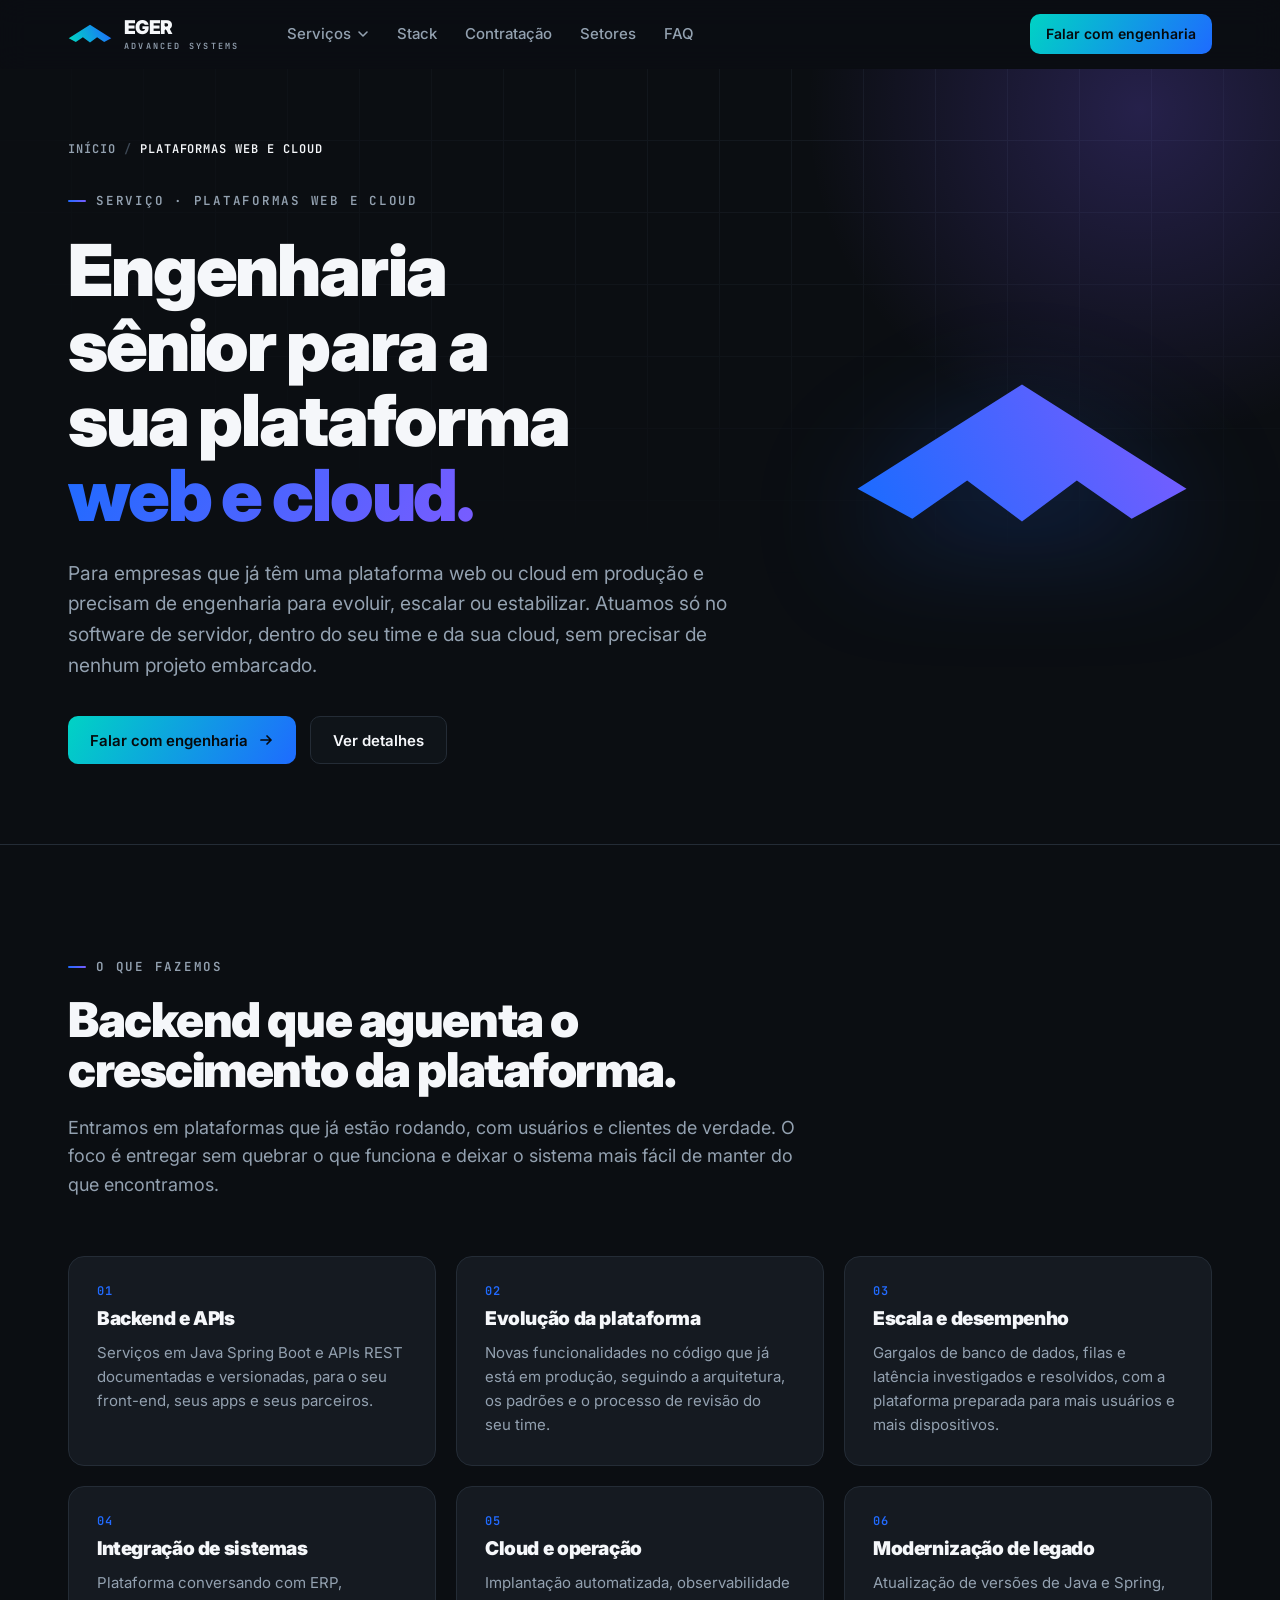
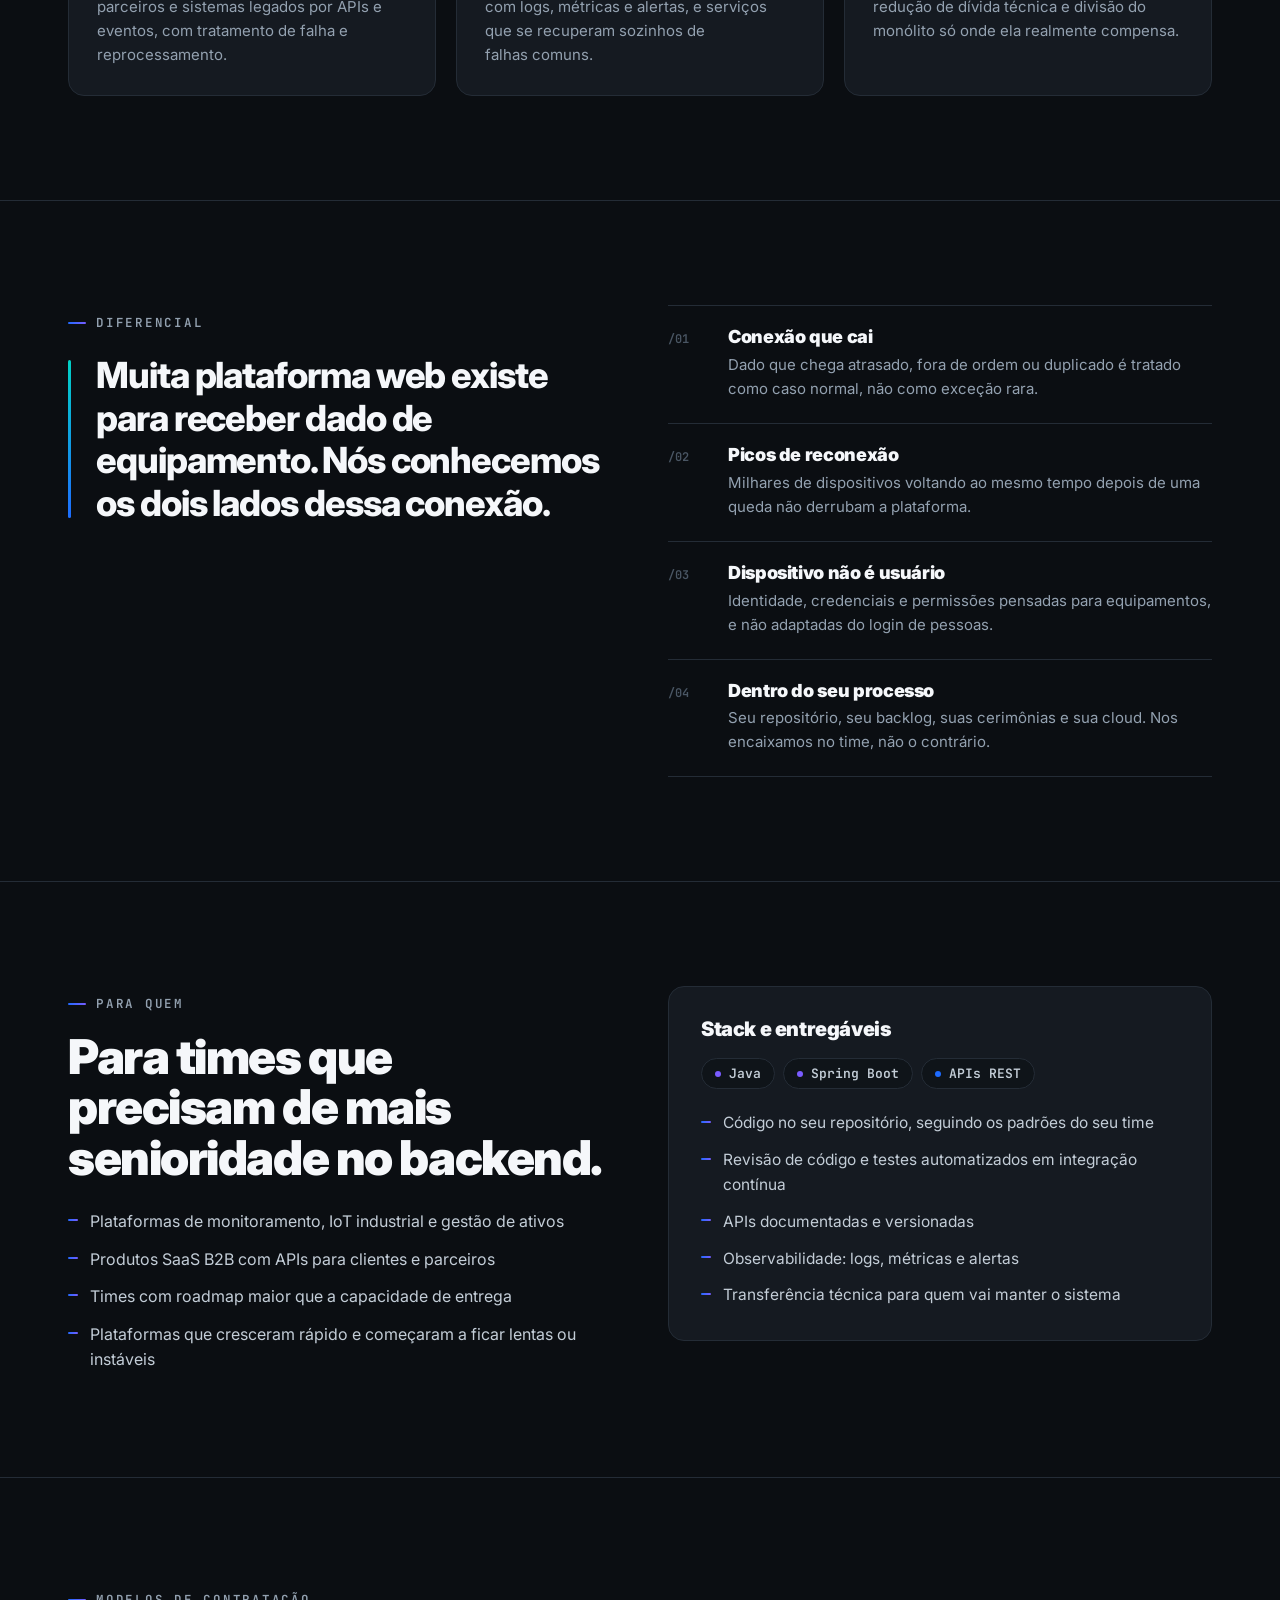
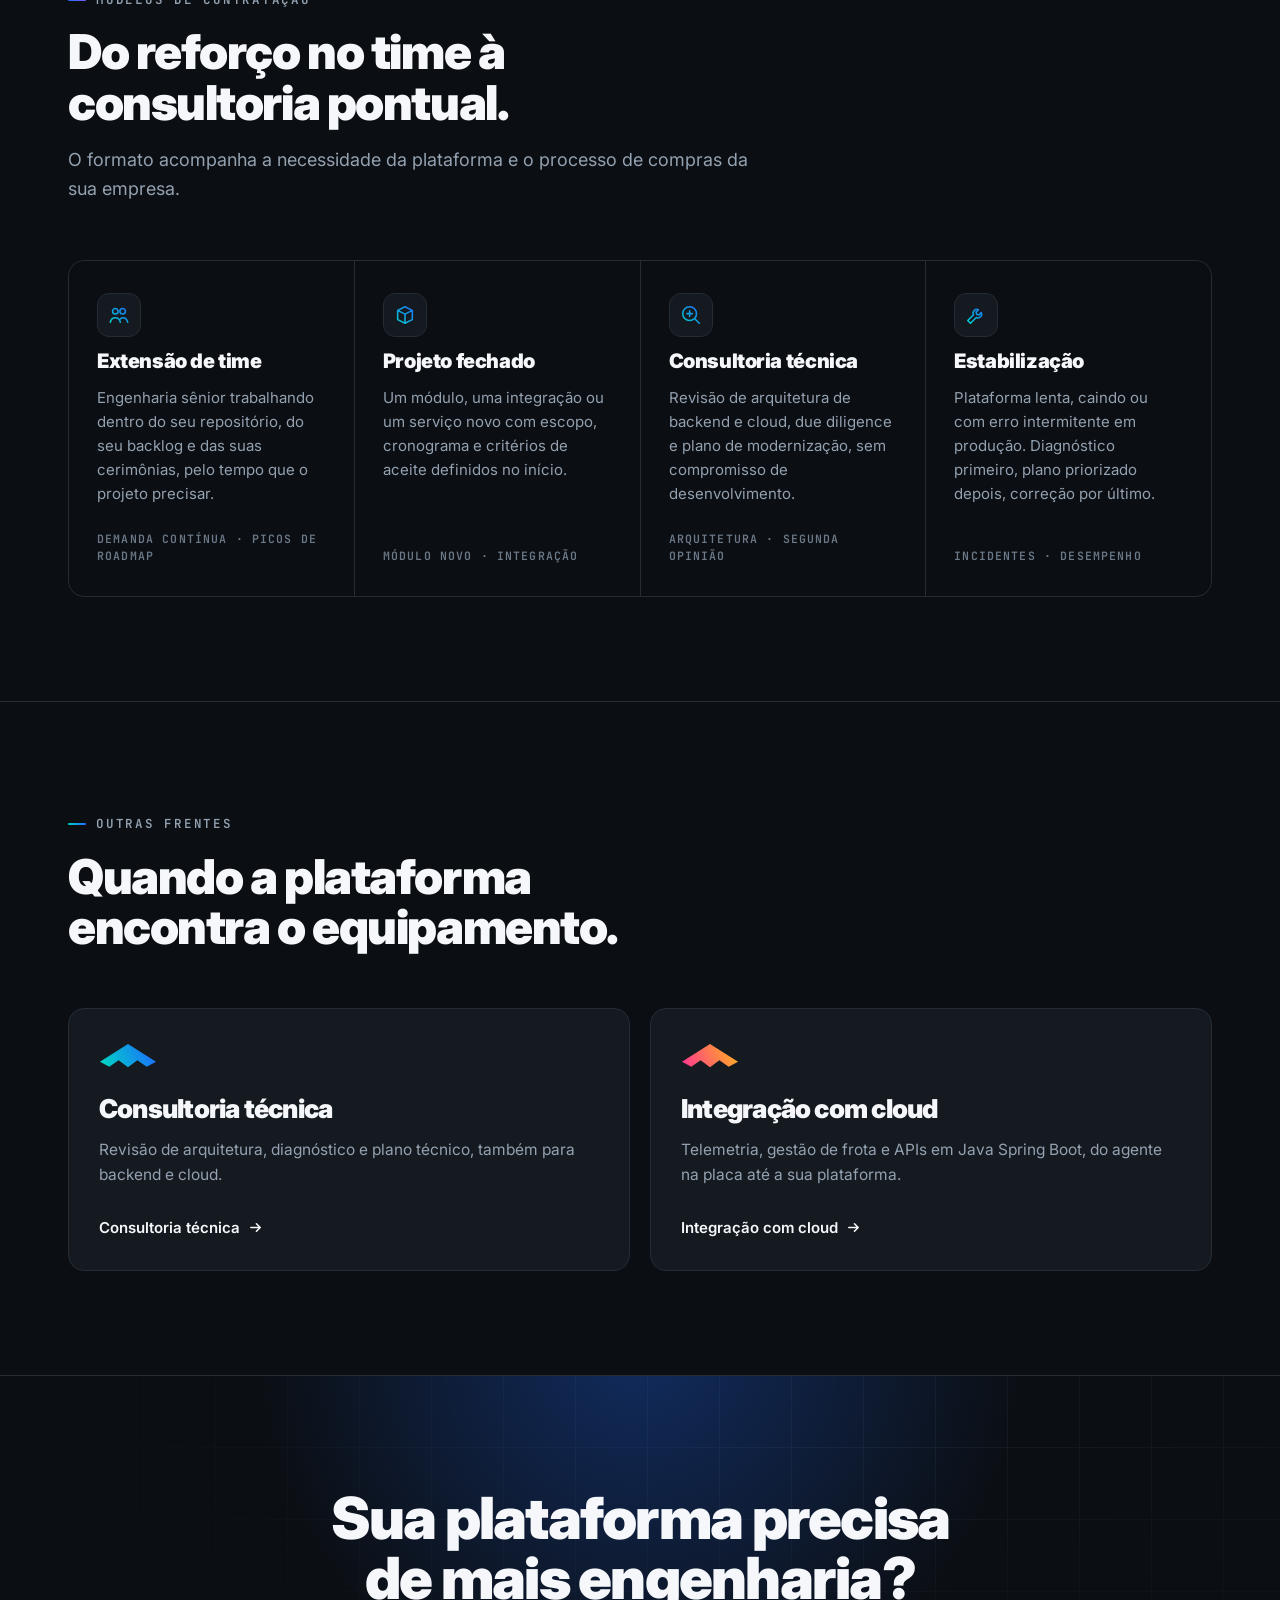
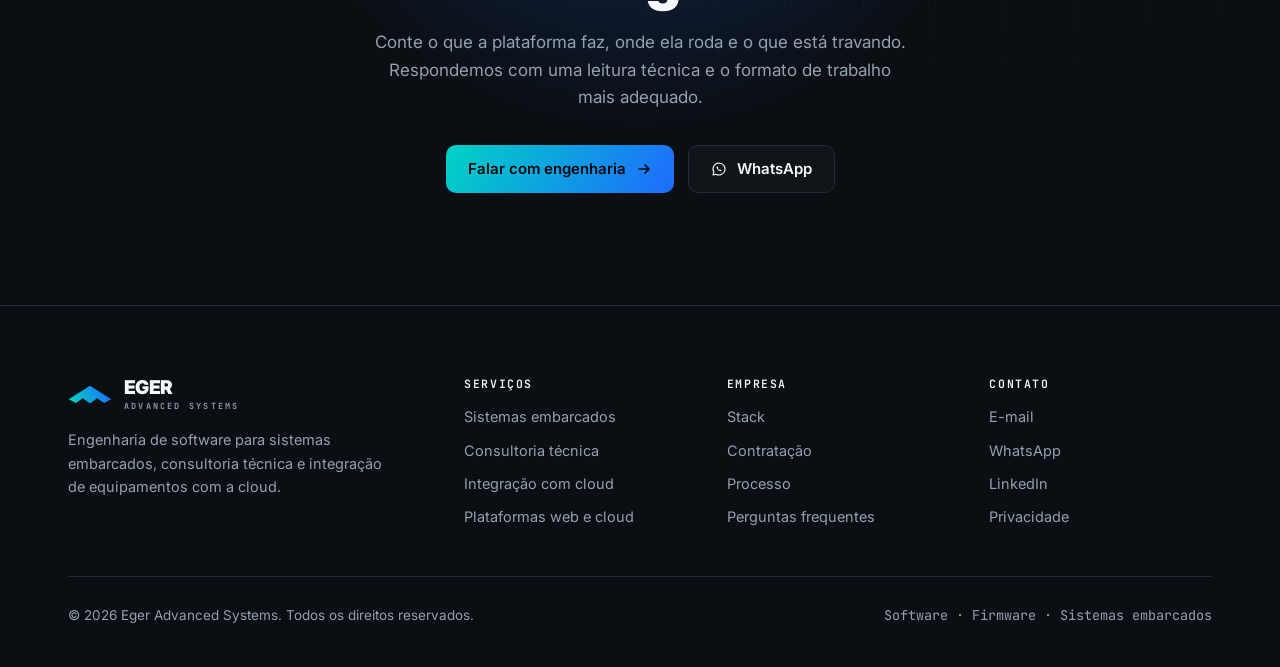
<file: pages/plataformas-web.html>
<!DOCTYPE html>
<html lang="pt-BR" dir="ltr">
<head>
<meta charset="utf-8">
<meta name="viewport" content="width=device-width, initial-scale=1, viewport-fit=cover">
<script>document.documentElement.classList.add('js')</script>

<title>Engenharia de plataformas web e cloud | Eger</title>
<meta name="description" content="Engenharia sênior para plataformas web e cloud em produção: backend e APIs em Java Spring Boot, escala, integração de sistemas e consultoria de arquitetura.">
<meta name="robots" content="index, follow, max-image-preview:large, max-snippet:-1, max-video-preview:-1">
<meta name="author" content="Eger Advanced Systems">
<meta name="format-detection" content="telephone=no">
<link rel="canonical" href="https://egeradvancedsystems.com/pages/plataformas-web.html">
<link rel="alternate" hreflang="pt-BR" href="https://egeradvancedsystems.com/pages/plataformas-web.html">
<link rel="alternate" hreflang="x-default" href="https://egeradvancedsystems.com/pages/plataformas-web.html">

<meta property="og:type" content="website">
<meta property="og:locale" content="pt_BR">
<meta property="og:site_name" content="Eger Advanced Systems">
<meta property="og:title" content="Plataformas web e cloud — Eger Advanced Systems">
<meta property="og:description" content="Engenharia sênior para plataformas web e cloud em produção: backend e APIs em Java Spring Boot, escala, integração de sistemas e consultoria de arquitetura.">
<meta property="og:url" content="https://egeradvancedsystems.com/pages/plataformas-web.html">
<meta property="og:image" content="https://egeradvancedsystems.com/assets/img/og-image.png">
<meta property="og:image:type" content="image/png">
<meta property="og:image:width" content="1200">
<meta property="og:image:height" content="630">
<meta property="og:image:alt" content="Eger Advanced Systems — engenharia de software embarcado, da placa à nuvem">
<meta name="twitter:card" content="summary_large_image">
<meta name="twitter:title" content="Plataformas web e cloud — Eger Advanced Systems">
<meta name="twitter:description" content="Engenharia sênior para plataformas web e cloud em produção: backend e APIs em Java Spring Boot, escala, integração de sistemas e consultoria de arquitetura.">
<meta name="twitter:image" content="https://egeradvancedsystems.com/assets/img/og-image.png">

<link rel="icon" href="../favicon.ico" sizes="48x48">
<link rel="icon" href="../assets/icons/favicon.svg" type="image/svg+xml">
<link rel="apple-touch-icon" href="../assets/icons/apple-touch-icon.png">
<link rel="manifest" href="../site.webmanifest">
<meta name="theme-color" content="#0B0E12">
<meta name="color-scheme" content="dark">
<meta name="apple-mobile-web-app-title" content="Eger">
<meta name="apple-mobile-web-app-status-bar-style" content="black-translucent">
<meta name="mobile-web-app-capable" content="yes">
<link rel="alternate" type="text/markdown" href="../llms.txt" title="Resumo do site para LLMs">

<link rel="preconnect" href="https://fonts.googleapis.com">
<link rel="preconnect" href="https://fonts.gstatic.com" crossorigin>
<link rel="stylesheet" href="https://fonts.googleapis.com/css2?family=Inter:wght@400;500;600;700;800;900&family=JetBrains+Mono:wght@400;600&display=swap">
<link rel="stylesheet" href="../css/style.css">
<script src="../js/main.js" defer></script>

<script type="application/ld+json">
{
  "@context": "https://schema.org",
  "@graph": [
    {
      "@type": "Service",
      "@id": "https://egeradvancedsystems.com/pages/plataformas-web.html#service",
      "name": "Engenharia de plataformas web e cloud",
      "serviceType": "Desenvolvimento de backend e cloud",
      "description": "Engenharia sênior para plataformas web e cloud em produção: backend e APIs em Java Spring Boot, escala, integração de sistemas e consultoria de arquitetura.",
      "url": "https://egeradvancedsystems.com/pages/plataformas-web.html",
      "inLanguage": "pt-BR",
      "areaServed": {
        "@type": "Country",
        "name": "Brasil"
      },
      "audience": {
        "@type": "BusinessAudience",
        "audienceType": "Empresas com plataformas web e cloud em produção"
      },
      "provider": {
        "@type": "Organization",
        "@id": "https://egeradvancedsystems.com/#organization",
        "name": "Eger Advanced Systems",
        "url": "https://egeradvancedsystems.com/"
      }
    },
    {
      "@type": "WebPage",
      "@id": "https://egeradvancedsystems.com/pages/plataformas-web.html#webpage",
      "url": "https://egeradvancedsystems.com/pages/plataformas-web.html",
      "name": "Engenharia de plataformas web e cloud | Eger Advanced Systems",
      "isPartOf": {
        "@id": "https://egeradvancedsystems.com/#website"
      },
      "inLanguage": "pt-BR"
    },
    {
      "@type": "BreadcrumbList",
      "itemListElement": [
        {
          "@type": "ListItem",
          "position": 1,
          "name": "Início",
          "item": "https://egeradvancedsystems.com/"
        },
        {
          "@type": "ListItem",
          "position": 2,
          "name": "Plataformas web e cloud",
          "item": "https://egeradvancedsystems.com/pages/plataformas-web.html"
        }
      ]
    }
  ]
}
</script>
</head>
<body>
<a class="skip-link" href="#conteudo">Pular para o conteúdo</a>

<svg class="sprite" aria-hidden="true" focusable="false">
  <defs>
    <linearGradient id="g-flux" x1="6" y1="46" x2="58" y2="20" gradientUnits="userSpaceOnUse"><stop stop-color="#00D3C4"/><stop offset="1" stop-color="#1E6BFF"/></linearGradient>
    <linearGradient id="g-pulse" x1="6" y1="46" x2="58" y2="20" gradientUnits="userSpaceOnUse"><stop stop-color="#7A5CFF"/><stop offset="1" stop-color="#FF3D8B"/></linearGradient>
    <linearGradient id="g-forge" x1="6" y1="46" x2="58" y2="20" gradientUnits="userSpaceOnUse"><stop stop-color="#FF3D8B"/><stop offset="1" stop-color="#FFB020"/></linearGradient>
    <linearGradient id="g-orbit" x1="6" y1="46" x2="58" y2="20" gradientUnits="userSpaceOnUse"><stop stop-color="#1E6BFF"/><stop offset="1" stop-color="#7A5CFF"/></linearGradient>
    <linearGradient id="g-icon" x1="2" y1="22" x2="22" y2="2" gradientUnits="userSpaceOnUse"><stop stop-color="#00D3C4"/><stop offset="1" stop-color="#1E6BFF"/></linearGradient>
  </defs>
</svg>

<header class="site-header">
  <div class="wrap site-header__bar">
    <a class="brand" href="../index.html" aria-label="Eger Advanced Systems — página inicial">
      <svg class="wing" viewBox="1 20 62 27" aria-hidden="true"><path d="M32 21 L2 40 L12 45.5 L22 38.5 L32 46 L42 38.5 L52 45.5 L62 40 Z" fill="url(#g-flux)"/></svg>
      <span class="brand__name"><b>EGER</b><small>ADVANCED SYSTEMS</small></span>
    </a>

    <nav class="nav" aria-label="Principal">
      <div class="nav__item">
        <button class="nav__trigger" type="button" aria-expanded="false" aria-controls="mega-servicos">
          Serviços
          <svg viewBox="0 0 12 12" aria-hidden="true"><path d="M2 4l4 4 4-4" fill="none" stroke="currentColor" stroke-width="1.6" stroke-linecap="round" stroke-linejoin="round"/></svg>
        </button>
        <div class="mega" id="mega-servicos">
          <a href="../pages/sistemas-embarcados.html">
            <svg class="wing" viewBox="1 20 62 27" aria-hidden="true"><path d="M32 21 L2 40 L12 45.5 L22 38.5 L32 46 L42 38.5 L52 45.5 L62 40 Z" fill="url(#g-pulse)"/></svg>
            <div><strong>Sistemas embarcados</strong><span>Firmware para STM32, NXP e Microchip, Linux com Yocto, Android e IHM Qt/LVGL.</span></div>
          </a>
          <a href="../pages/consultoria.html">
            <svg class="wing" viewBox="1 20 62 27" aria-hidden="true"><path d="M32 21 L2 40 L12 45.5 L22 38.5 L32 46 L42 38.5 L52 45.5 L62 40 Z" fill="url(#g-flux)"/></svg>
            <div><strong>Consultoria técnica</strong><span>Arquitetura, diagnóstico, escolha de plataforma e extensão do seu time.</span></div>
          </a>
          <a href="../pages/integracao-cloud.html">
            <svg class="wing" viewBox="1 20 62 27" aria-hidden="true"><path d="M32 21 L2 40 L12 45.5 L22 38.5 L32 46 L42 38.5 L52 45.5 L62 40 Z" fill="url(#g-forge)"/></svg>
            <div><strong>Integração com cloud</strong><span>Telemetria, gestão de frota e APIs em Java Spring Boot.</span></div>
          </a>
          <a href="../pages/plataformas-web.html" aria-current="page">
            <svg class="wing" viewBox="1 20 62 27" aria-hidden="true"><path d="M32 21 L2 40 L12 45.5 L22 38.5 L32 46 L42 38.5 L52 45.5 L62 40 Z" fill="url(#g-orbit)"/></svg>
            <div><strong>Plataformas web e cloud</strong><span>Backend, APIs e cloud para plataformas em produção, sem envolver hardware.</span></div>
          </a>
        </div>
      </div>
      <a class="nav__link" href="../index.html#stack">Stack</a>
      <a class="nav__link" href="../index.html#contratacao">Contratação</a>
      <a class="nav__link nav__link--hide-md" href="../index.html#setores">Setores</a>
      <a class="nav__link nav__link--hide-md" href="../index.html#faq">FAQ</a>
    </nav>

    <div class="site-header__cta">
      <a class="btn btn--primary btn--sm" href="../index.html#contato">Falar com engenharia</a>
      <button class="menu-toggle" type="button" aria-expanded="false" aria-controls="mobile-nav" aria-label="Abrir menu"><span></span></button>
    </div>
  </div>
</header>

<nav class="mobile-nav" id="mobile-nav" aria-label="Menu móvel">
  <p>Serviços</p>
  <a href="../pages/sistemas-embarcados.html">Sistemas embarcados</a>
  <a href="../pages/consultoria.html">Consultoria técnica</a>
  <a href="../pages/integracao-cloud.html">Integração com cloud</a>
  <a href="../pages/plataformas-web.html" aria-current="page">Plataformas web e cloud</a>
  <p style="margin-top:28px">Empresa</p>
  <a href="../index.html#stack">Stack</a>
  <a href="../index.html#contratacao">Modelos de contratação</a>
  <a href="../index.html#setores">Setores</a>
  <a href="../index.html#processo">Processo</a>
  <a href="../index.html#faq">Perguntas frequentes</a>
  <a class="btn btn--primary" href="../index.html#contato">Falar com engenharia</a>
</nav>

<main id="conteudo">

  <section class="page-hero" aria-labelledby="page-title">
    <div class="tech-grid" aria-hidden="true"></div>
    <div class="glow glow--violet" aria-hidden="true"></div>
    <div class="wrap page-hero__grid">
      <div>
        <nav aria-label="Trilha de navegação"><ol class="breadcrumb"><li><a href="../index.html">Início</a></li><li><span aria-current="page">Plataformas web e cloud</span></li></ol></nav>
        <p class="eyebrow eyebrow--orbit" style="margin-top:34px">Serviço · Plataformas web e cloud</p>
        <h1 id="page-title">Engenharia sênior para a sua plataforma <span class="t-orbit">web e cloud.</span></h1>
        <p class="lede">Para empresas que já têm uma plataforma web ou cloud em produção e precisam de engenharia para evoluir, escalar ou estabilizar. Atuamos só no software de servidor, dentro do seu time e da sua cloud, sem precisar de nenhum projeto embarcado.</p>
        <div class="btn-row">
          <a class="btn btn--primary" href="../index.html#contato">Falar com engenharia <svg viewBox="0 0 16 16" aria-hidden="true"><path d="M3 8h10M9 4l4 4-4 4" fill="none" stroke="currentColor" stroke-width="1.7" stroke-linecap="round" stroke-linejoin="round"/></svg></a>
          <a class="btn btn--ghost" href="#detalhes">Ver detalhes</a>
        </div>
      </div>
      <svg class="wing page-hero__mark" viewBox="1 20 62 27" aria-hidden="true"><path d="M32 21 L2 40 L12 45.5 L22 38.5 L32 46 L42 38.5 L52 45.5 L62 40 Z" fill="url(#g-orbit)"/></svg>
    </div>
  </section>

  <section class="section" id="detalhes" aria-labelledby="o-que-title">
    <div class="wrap">
      <div class="section-head reveal">
        <p class="eyebrow eyebrow--orbit">O que fazemos</p>
        <h2 class="h2" id="o-que-title">Backend que aguenta o crescimento da plataforma.</h2>
        <p>Entramos em plataformas que já estão rodando, com usuários e clientes de verdade. O foco é entregar sem quebrar o que funciona e deixar o sistema mais fácil de manter do que encontramos.</p>
      </div>
      <div class="feature-grid">
        <article class="feature reveal"><span class="idx t-orbit">01</span><h3>Backend e APIs</h3><p>Serviços em Java Spring Boot e APIs REST documentadas e versionadas, para o seu front-end, seus apps e seus parceiros.</p></article>
        <article class="feature reveal" data-delay="1"><span class="idx t-orbit">02</span><h3>Evolução da plataforma</h3><p>Novas funcionalidades no código que já está em produção, seguindo a arquitetura, os padrões e o processo de revisão do seu time.</p></article>
        <article class="feature reveal" data-delay="2"><span class="idx t-orbit">03</span><h3>Escala e desempenho</h3><p>Gargalos de banco de dados, filas e latência investigados e resolvidos, com a plataforma preparada para mais usuários e mais dispositivos.</p></article>
        <article class="feature reveal"><span class="idx t-orbit">04</span><h3>Integração de sistemas</h3><p>Plataforma conversando com ERP, parceiros e sistemas legados por APIs e eventos, com tratamento de falha e reprocessamento.</p></article>
        <article class="feature reveal" data-delay="1"><span class="idx t-orbit">05</span><h3>Cloud e operação</h3><p>Implantação automatizada, observabilidade com logs, métricas e alertas, e serviços que se recuperam sozinhos de falhas comuns.</p></article>
        <article class="feature reveal" data-delay="2"><span class="idx t-orbit">06</span><h3>Modernização de legado</h3><p>Atualização de versões de Java e Spring, redução de dívida técnica e divisão do monólito só onde ela realmente compensa.</p></article>
      </div>
    </div>
  </section>

  <section class="section" aria-labelledby="diferencial-title">
    <div class="wrap principles">
      <div class="reveal">
        <p class="eyebrow eyebrow--orbit">Diferencial</p>
        <h2 class="sr-only" id="diferencial-title">Por que a Eger para a sua plataforma web</h2>
        <p class="quote" style="margin-top:22px">Muita plataforma web existe para receber dado de equipamento. Nós conhecemos os dois lados dessa conexão.</p>
      </div>
      <ul class="principle-list reveal" data-delay="1">
        <li><span class="idx">/01</span><div><h3>Conexão que cai</h3><p>Dado que chega atrasado, fora de ordem ou duplicado é tratado como caso normal, não como exceção rara.</p></div></li>
        <li><span class="idx">/02</span><div><h3>Picos de reconexão</h3><p>Milhares de dispositivos voltando ao mesmo tempo depois de uma queda não derrubam a plataforma.</p></div></li>
        <li><span class="idx">/03</span><div><h3>Dispositivo não é usuário</h3><p>Identidade, credenciais e permissões pensadas para equipamentos, e não adaptadas do login de pessoas.</p></div></li>
        <li><span class="idx">/04</span><div><h3>Dentro do seu processo</h3><p>Seu repositório, seu backlog, suas cerimônias e sua cloud. Nos encaixamos no time, não o contrário.</p></div></li>
      </ul>
    </div>
  </section>

  <section class="section" aria-labelledby="para-quem-title">
    <div class="wrap two-col">
      <div class="reveal">
        <p class="eyebrow eyebrow--orbit">Para quem</p>
        <h2 class="h2" id="para-quem-title" style="margin:18px 0 18px">Para times que precisam de mais senioridade no backend.</h2>
        <ul class="checklist checklist--orbit" style="font-size:16px;gap:12px;margin-top:26px">
            <li>Plataformas de monitoramento, IoT industrial e gestão de ativos</li>
            <li>Produtos SaaS B2B com APIs para clientes e parceiros</li>
            <li>Times com roadmap maior que a capacidade de entrega</li>
            <li>Plataformas que cresceram rápido e começaram a ficar lentas ou instáveis</li>
        </ul>
      </div>
      <div class="panel reveal" data-delay="1">
        <h3>Stack e entregáveis</h3>
        <div class="chips" style="margin-bottom:22px">
          <span class="chip chip--violet">Java</span><span class="chip chip--violet">Spring Boot</span><span class="chip chip--blue">APIs REST</span>
        </div>
        <ul class="checklist checklist--orbit">
            <li>Código no seu repositório, seguindo os padrões do seu time</li>
            <li>Revisão de código e testes automatizados em integração contínua</li>
            <li>APIs documentadas e versionadas</li>
            <li>Observabilidade: logs, métricas e alertas</li>
            <li>Transferência técnica para quem vai manter o sistema</li>
        </ul>
      </div>
    </div>
  </section>

  <section class="section" aria-labelledby="modelos-title">
    <div class="wrap">
      <div class="section-head reveal">
        <p class="eyebrow eyebrow--orbit">Modelos de contratação</p>
        <h2 class="h2" id="modelos-title">Do reforço no time à consultoria pontual.</h2>
        <p>O formato acompanha a necessidade da plataforma e o processo de compras da sua empresa.</p>
      </div>
      <div class="engage-grid reveal">
        <article class="engage">
          <span class="engage__icon"><svg viewBox="0 0 24 24" aria-hidden="true"><path d="M8 11a3 3 0 100-6 3 3 0 000 6zM16 11a3 3 0 100-6 3 3 0 000 6zM2.5 20c.6-3 2.8-5 5.5-5s4.9 2 5.5 5M13.8 16.2c.7-.8 1.4-1.2 2.2-1.2 2.7 0 4.9 2 5.5 5" fill="none" stroke="url(#g-icon)" stroke-width="1.7" stroke-linecap="round"/></svg></span>
          <h3>Extensão de time</h3>
          <p>Engenharia sênior trabalhando dentro do seu repositório, do seu backlog e das suas cerimônias, pelo tempo que o projeto precisar.</p>
          <small>Demanda contínua · picos de roadmap</small>
        </article>
        <article class="engage">
          <span class="engage__icon"><svg viewBox="0 0 24 24" aria-hidden="true"><path d="M4 7l8-4 8 4v10l-8 4-8-4zM4 7l8 4 8-4M12 11v10" fill="none" stroke="url(#g-icon)" stroke-width="1.7" stroke-linejoin="round"/></svg></span>
          <h3>Projeto fechado</h3>
          <p>Um módulo, uma integração ou um serviço novo com escopo, cronograma e critérios de aceite definidos no início.</p>
          <small>Módulo novo · integração</small>
        </article>
        <article class="engage">
          <span class="engage__icon"><svg viewBox="0 0 24 24" aria-hidden="true"><path d="M10.5 18a7.5 7.5 0 110-15 7.5 7.5 0 010 15zM21 21l-5.2-5.2M7.5 10.5h6M10.5 7.5v6" fill="none" stroke="url(#g-icon)" stroke-width="1.7" stroke-linecap="round"/></svg></span>
          <h3>Consultoria técnica</h3>
          <p>Revisão de arquitetura de backend e cloud, due diligence e plano de modernização, sem compromisso de desenvolvimento.</p>
          <small>Arquitetura · segunda opinião</small>
        </article>
        <article class="engage">
          <span class="engage__icon"><svg viewBox="0 0 24 24" aria-hidden="true"><path d="M14.7 6.3a4 4 0 00-5.4 5.4L3 18l3 3 6.3-6.3a4 4 0 005.4-5.4l-2.6 2.6-2.4-.6-.6-2.4z" fill="none" stroke="url(#g-icon)" stroke-width="1.7" stroke-linejoin="round"/></svg></span>
          <h3>Estabilização</h3>
          <p>Plataforma lenta, caindo ou com erro intermitente em produção. Diagnóstico primeiro, plano priorizado depois, correção por último.</p>
          <small>Incidentes · desempenho</small>
        </article>
      </div>
    </div>
  </section>

  <section class="section" aria-labelledby="rel-title">
    <div class="wrap">
      <div class="section-head reveal">
        <p class="eyebrow">Outras frentes</p>
        <h2 class="h2" id="rel-title">Quando a plataforma encontra o equipamento.</h2>
      </div>
      <div class="related-grid">
        <article class="service-card service-card--flux reveal">
          <svg class="wing" viewBox="1 20 62 27" aria-hidden="true"><path d="M32 21 L2 40 L12 45.5 L22 38.5 L32 46 L42 38.5 L52 45.5 L62 40 Z" fill="url(#g-flux)"/></svg>
          <h3>Consultoria técnica</h3>
          <p>Revisão de arquitetura, diagnóstico e plano técnico, também para backend e cloud.</p>
          <a class="link-arrow" href="../pages/consultoria.html#web-cloud">Consultoria técnica
            <svg viewBox="0 0 16 16" aria-hidden="true"><path d="M3 8h10M9 4l4 4-4 4" fill="none" stroke="currentColor" stroke-width="1.7" stroke-linecap="round" stroke-linejoin="round"/></svg>
          </a>
        </article>
        <article class="service-card service-card--forge reveal">
          <svg class="wing" viewBox="1 20 62 27" aria-hidden="true"><path d="M32 21 L2 40 L12 45.5 L22 38.5 L32 46 L42 38.5 L52 45.5 L62 40 Z" fill="url(#g-forge)"/></svg>
          <h3>Integração com cloud</h3>
          <p>Telemetria, gestão de frota e APIs em Java Spring Boot, do agente na placa até a sua plataforma.</p>
          <a class="link-arrow" href="../pages/integracao-cloud.html">Integração com cloud
            <svg viewBox="0 0 16 16" aria-hidden="true"><path d="M3 8h10M9 4l4 4-4 4" fill="none" stroke="currentColor" stroke-width="1.7" stroke-linecap="round" stroke-linejoin="round"/></svg>
          </a>
        </article>
      </div>
    </div>
  </section>


  <section class="cta-band" aria-labelledby="cta-title">
    <div class="tech-grid" aria-hidden="true"></div>
    <div class="glow glow--blue" aria-hidden="true"></div>
    <div class="wrap">
      <h2 id="cta-title">Sua plataforma precisa de mais engenharia?</h2>
      <p>Conte o que a plataforma faz, onde ela roda e o que está travando. Respondemos com uma leitura técnica e o formato de trabalho mais adequado.</p>
      <div class="btn-row">
        <a class="btn btn--primary" href="../index.html#contato">Falar com engenharia <svg viewBox="0 0 16 16" aria-hidden="true"><path d="M3 8h10M9 4l4 4-4 4" fill="none" stroke="currentColor" stroke-width="1.7" stroke-linecap="round" stroke-linejoin="round"/></svg></a>
        <a class="btn btn--ghost" href="../index.html#contato" data-contact="whatsapp"><svg viewBox="0 0 24 24" aria-hidden="true"><path d="M12 3a9 9 0 00-7.7 13.6L3 21l4.5-1.2A9 9 0 1012 3z" fill="none" stroke="currentColor" stroke-width="1.7" stroke-linejoin="round"/><path d="M9.2 8.2c-.4 0-.9.5-.9 1.3 0 2.6 3.5 6 6.2 6 .8 0 1.3-.5 1.3-.9l-.3-1.1-1.8-.8-.8.9c-1.2-.5-2.3-1.6-2.8-2.8l.9-.8-.8-1.8z" fill="currentColor"/></svg> WhatsApp</a>
      </div>
    </div>
  </section>

</main>

<footer class="site-footer">
  <div class="wrap">
    <div class="footer__grid">
      <div class="footer__about">
        <a class="brand" href="../index.html" aria-label="Eger Advanced Systems — página inicial">
          <svg class="wing" viewBox="1 20 62 27" aria-hidden="true"><path d="M32 21 L2 40 L12 45.5 L22 38.5 L32 46 L42 38.5 L52 45.5 L62 40 Z" fill="url(#g-flux)"/></svg>
          <span class="brand__name"><b>EGER</b><small>ADVANCED SYSTEMS</small></span>
        </a>
        <p>Engenharia de software para sistemas embarcados, consultoria técnica e integração de equipamentos com a cloud.</p>
      </div>
      <nav class="footer__col" aria-labelledby="ft-servicos">
        <h2 id="ft-servicos">Serviços</h2>
        <ul>
          <li><a href="../pages/sistemas-embarcados.html">Sistemas embarcados</a></li>
          <li><a href="../pages/consultoria.html">Consultoria técnica</a></li>
          <li><a href="../pages/integracao-cloud.html">Integração com cloud</a></li>
          <li><a href="../pages/plataformas-web.html">Plataformas web e cloud</a></li>
        </ul>
      </nav>
      <nav class="footer__col" aria-labelledby="ft-empresa">
        <h2 id="ft-empresa">Empresa</h2>
        <ul>
          <li><a href="../index.html#stack">Stack</a></li>
          <li><a href="../index.html#contratacao">Contratação</a></li>
          <li><a href="../index.html#processo">Processo</a></li>
          <li><a href="../index.html#faq">Perguntas frequentes</a></li>
        </ul>
      </nav>
      <nav class="footer__col" aria-labelledby="ft-contato">
        <h2 id="ft-contato">Contato</h2>
        <ul>
          <li><a href="../index.html#contato" data-contact="email">E-mail</a></li>
          <li><a href="../index.html#contato" data-contact="whatsapp">WhatsApp</a></li>
          <li><a href="https://www.linkedin.com/company/eger-advanced-systems" rel="noopener" target="_blank">LinkedIn</a></li>
          <li><a href="../pages/privacidade.html">Privacidade</a></li>
        </ul>
      </nav>
    </div>
    <div class="footer__bottom">
      <span>© <span data-year>2026</span> Eger Advanced Systems. Todos os direitos reservados.</span>
      <span class="mono">Software · Firmware · Sistemas embarcados</span>
    </div>
  </div>
</footer>
</body>
</html>
</file>
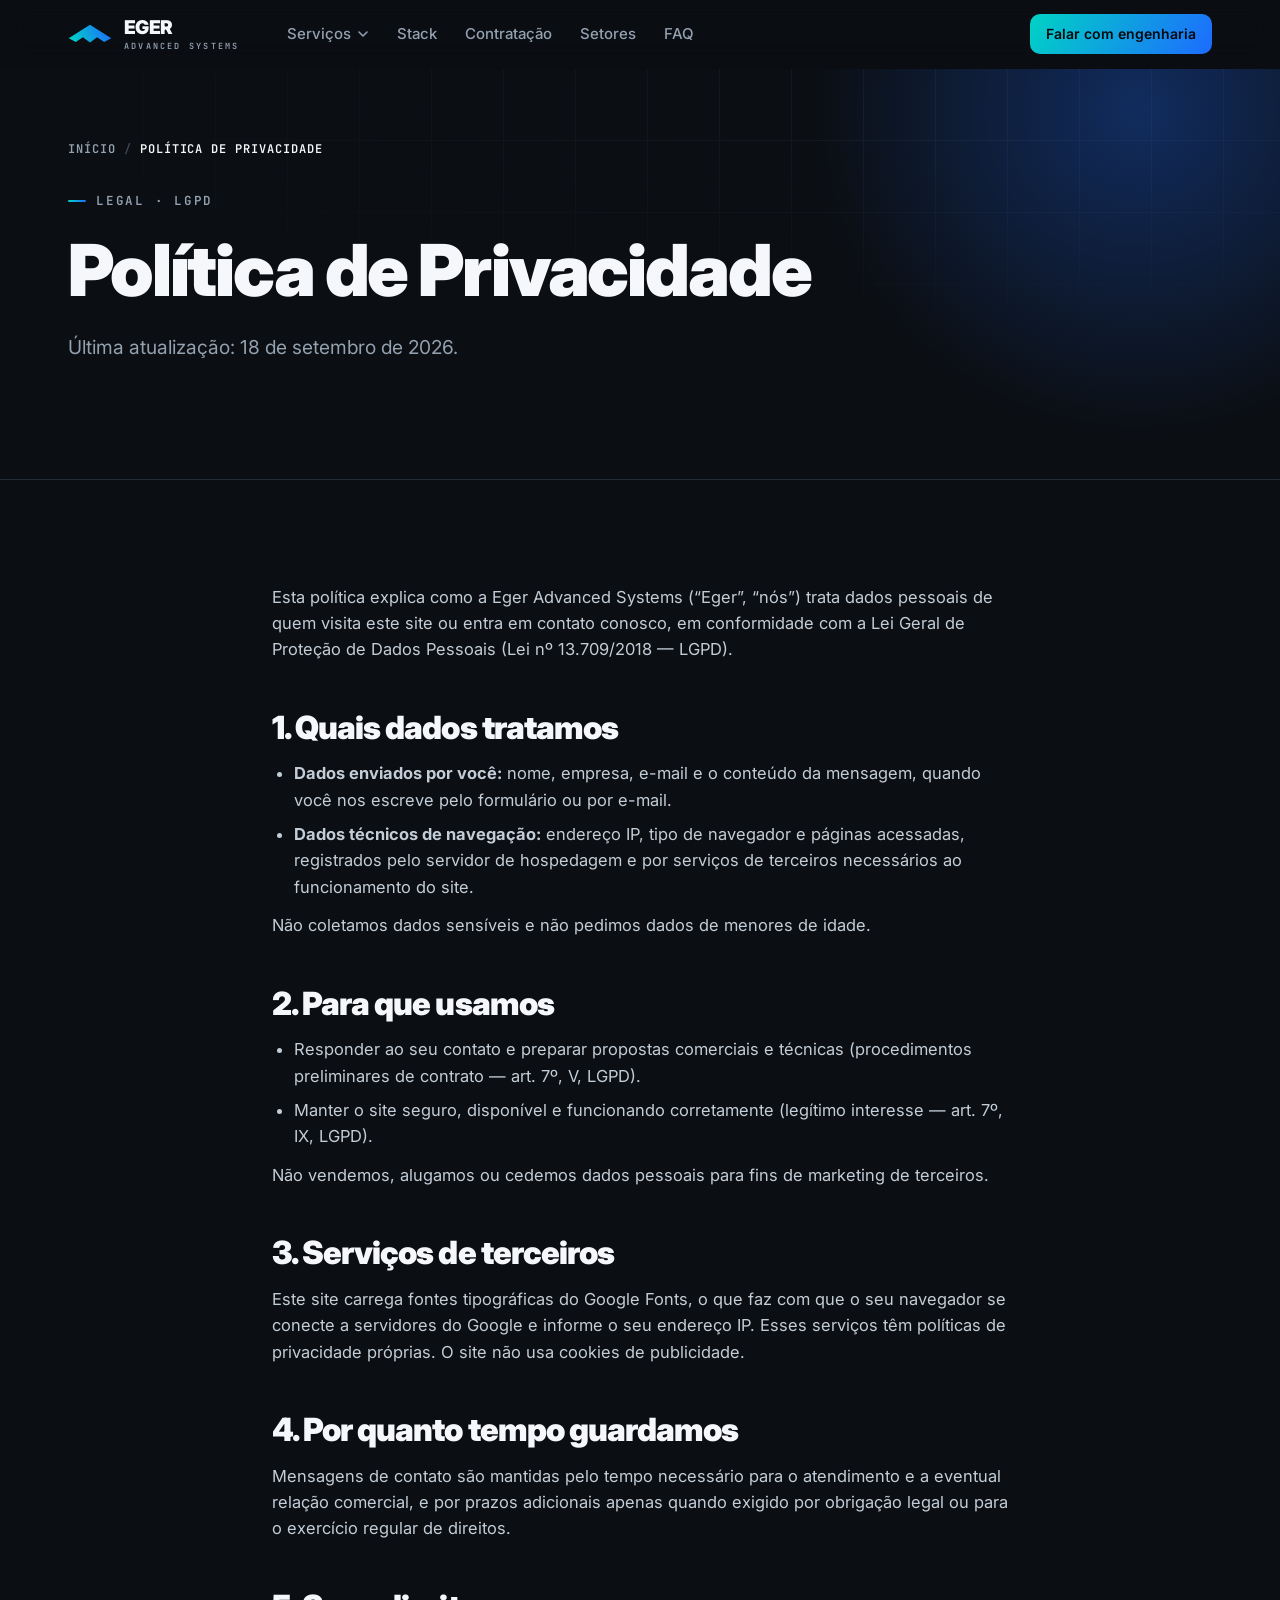
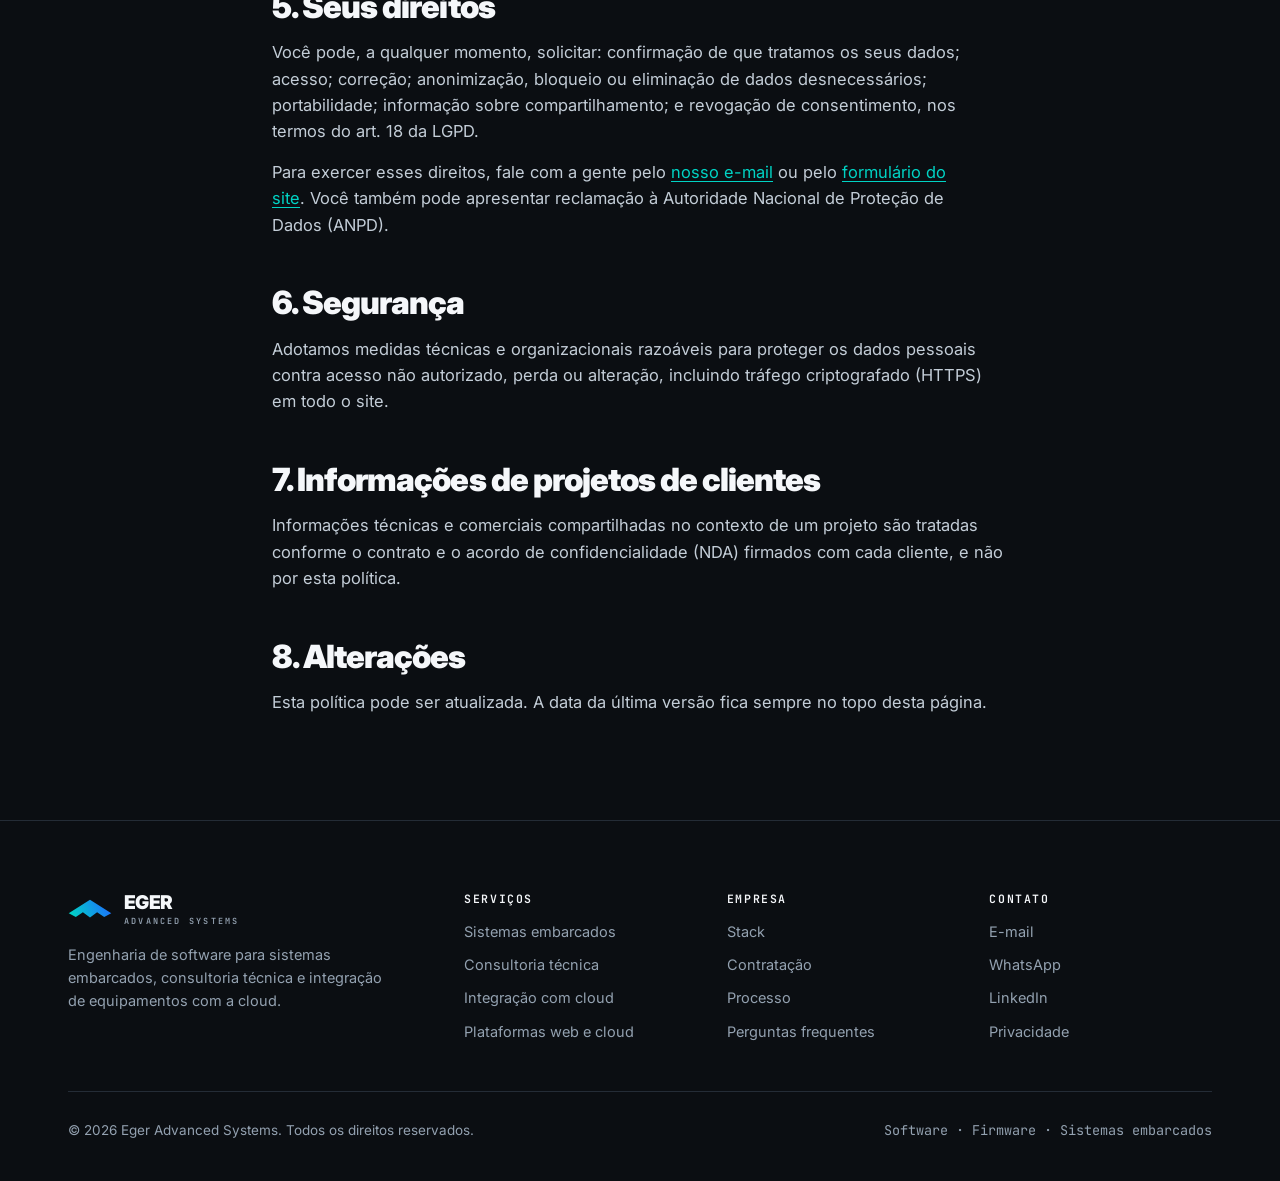
<file: pages/privacidade.html>
<!DOCTYPE html>
<html lang="pt-BR" dir="ltr">
<head>
<meta charset="utf-8">
<meta name="viewport" content="width=device-width, initial-scale=1, viewport-fit=cover">
<script>document.documentElement.classList.add('js')</script>

<title>Política de Privacidade | Eger Advanced Systems</title>
<meta name="description" content="Política de Privacidade da Eger Advanced Systems: quais dados pessoais tratamos, para quê, por quanto tempo e como exercer os seus direitos previstos na LGPD.">
<meta name="robots" content="index, follow, max-image-preview:large, max-snippet:-1, max-video-preview:-1">
<meta name="author" content="Eger Advanced Systems">
<meta name="format-detection" content="telephone=no">
<link rel="canonical" href="https://egeradvancedsystems.com/pages/privacidade.html">
<link rel="alternate" hreflang="pt-BR" href="https://egeradvancedsystems.com/pages/privacidade.html">
<link rel="alternate" hreflang="x-default" href="https://egeradvancedsystems.com/pages/privacidade.html">

<meta property="og:type" content="website">
<meta property="og:locale" content="pt_BR">
<meta property="og:site_name" content="Eger Advanced Systems">
<meta property="og:title" content="Política de Privacidade — Eger Advanced Systems">
<meta property="og:description" content="Política de Privacidade da Eger Advanced Systems: quais dados pessoais tratamos, para quê, por quanto tempo e como exercer os seus direitos previstos na LGPD.">
<meta property="og:url" content="https://egeradvancedsystems.com/pages/privacidade.html">
<meta property="og:image" content="https://egeradvancedsystems.com/assets/img/og-image.png">
<meta property="og:image:type" content="image/png">
<meta property="og:image:width" content="1200">
<meta property="og:image:height" content="630">
<meta property="og:image:alt" content="Eger Advanced Systems — engenharia de software embarcado, da placa à nuvem">
<meta name="twitter:card" content="summary_large_image">
<meta name="twitter:title" content="Política de Privacidade — Eger Advanced Systems">
<meta name="twitter:description" content="Política de Privacidade da Eger Advanced Systems: quais dados pessoais tratamos, para quê, por quanto tempo e como exercer os seus direitos previstos na LGPD.">
<meta name="twitter:image" content="https://egeradvancedsystems.com/assets/img/og-image.png">

<link rel="icon" href="../favicon.ico" sizes="48x48">
<link rel="icon" href="../assets/icons/favicon.svg" type="image/svg+xml">
<link rel="apple-touch-icon" href="../assets/icons/apple-touch-icon.png">
<link rel="manifest" href="../site.webmanifest">
<meta name="theme-color" content="#0B0E12">
<meta name="color-scheme" content="dark">
<meta name="apple-mobile-web-app-title" content="Eger">
<meta name="apple-mobile-web-app-status-bar-style" content="black-translucent">
<meta name="mobile-web-app-capable" content="yes">
<link rel="alternate" type="text/markdown" href="../llms.txt" title="Resumo do site para LLMs">

<link rel="preconnect" href="https://fonts.googleapis.com">
<link rel="preconnect" href="https://fonts.gstatic.com" crossorigin>
<link rel="stylesheet" href="https://fonts.googleapis.com/css2?family=Inter:wght@400;500;600;700;800;900&family=JetBrains+Mono:wght@400;600&display=swap">
<link rel="stylesheet" href="../css/style.css">
<script src="../js/main.js" defer></script>

<script type="application/ld+json">
{
  "@context": "https://schema.org",
  "@graph": [
    {
      "@type": "WebPage",
      "@id": "https://egeradvancedsystems.com/pages/privacidade.html#webpage",
      "url": "https://egeradvancedsystems.com/pages/privacidade.html",
      "name": "Política de Privacidade",
      "isPartOf": {
        "@id": "https://egeradvancedsystems.com/#website"
      },
      "inLanguage": "pt-BR",
      "dateModified": "2026-09-18"
    },
    {
      "@type": "BreadcrumbList",
      "itemListElement": [
        {
          "@type": "ListItem",
          "position": 1,
          "name": "Início",
          "item": "https://egeradvancedsystems.com/"
        },
        {
          "@type": "ListItem",
          "position": 2,
          "name": "Política de Privacidade",
          "item": "https://egeradvancedsystems.com/pages/privacidade.html"
        }
      ]
    }
  ]
}
</script>
</head>
<body>
<a class="skip-link" href="#conteudo">Pular para o conteúdo</a>

<svg class="sprite" aria-hidden="true" focusable="false">
  <defs>
    <linearGradient id="g-flux" x1="6" y1="46" x2="58" y2="20" gradientUnits="userSpaceOnUse"><stop stop-color="#00D3C4"/><stop offset="1" stop-color="#1E6BFF"/></linearGradient>
    <linearGradient id="g-pulse" x1="6" y1="46" x2="58" y2="20" gradientUnits="userSpaceOnUse"><stop stop-color="#7A5CFF"/><stop offset="1" stop-color="#FF3D8B"/></linearGradient>
    <linearGradient id="g-forge" x1="6" y1="46" x2="58" y2="20" gradientUnits="userSpaceOnUse"><stop stop-color="#FF3D8B"/><stop offset="1" stop-color="#FFB020"/></linearGradient>
    <linearGradient id="g-orbit" x1="6" y1="46" x2="58" y2="20" gradientUnits="userSpaceOnUse"><stop stop-color="#1E6BFF"/><stop offset="1" stop-color="#7A5CFF"/></linearGradient>
    <linearGradient id="g-icon" x1="2" y1="22" x2="22" y2="2" gradientUnits="userSpaceOnUse"><stop stop-color="#00D3C4"/><stop offset="1" stop-color="#1E6BFF"/></linearGradient>
  </defs>
</svg>

<header class="site-header">
  <div class="wrap site-header__bar">
    <a class="brand" href="../index.html" aria-label="Eger Advanced Systems — página inicial">
      <svg class="wing" viewBox="1 20 62 27" aria-hidden="true"><path d="M32 21 L2 40 L12 45.5 L22 38.5 L32 46 L42 38.5 L52 45.5 L62 40 Z" fill="url(#g-flux)"/></svg>
      <span class="brand__name"><b>EGER</b><small>ADVANCED SYSTEMS</small></span>
    </a>

    <nav class="nav" aria-label="Principal">
      <div class="nav__item">
        <button class="nav__trigger" type="button" aria-expanded="false" aria-controls="mega-servicos">
          Serviços
          <svg viewBox="0 0 12 12" aria-hidden="true"><path d="M2 4l4 4 4-4" fill="none" stroke="currentColor" stroke-width="1.6" stroke-linecap="round" stroke-linejoin="round"/></svg>
        </button>
        <div class="mega" id="mega-servicos">
          <a href="../pages/sistemas-embarcados.html">
            <svg class="wing" viewBox="1 20 62 27" aria-hidden="true"><path d="M32 21 L2 40 L12 45.5 L22 38.5 L32 46 L42 38.5 L52 45.5 L62 40 Z" fill="url(#g-pulse)"/></svg>
            <div><strong>Sistemas embarcados</strong><span>Firmware para STM32, NXP e Microchip, Linux com Yocto, Android e IHM Qt/LVGL.</span></div>
          </a>
          <a href="../pages/consultoria.html">
            <svg class="wing" viewBox="1 20 62 27" aria-hidden="true"><path d="M32 21 L2 40 L12 45.5 L22 38.5 L32 46 L42 38.5 L52 45.5 L62 40 Z" fill="url(#g-flux)"/></svg>
            <div><strong>Consultoria técnica</strong><span>Arquitetura, diagnóstico, escolha de plataforma e extensão do seu time.</span></div>
          </a>
          <a href="../pages/integracao-cloud.html">
            <svg class="wing" viewBox="1 20 62 27" aria-hidden="true"><path d="M32 21 L2 40 L12 45.5 L22 38.5 L32 46 L42 38.5 L52 45.5 L62 40 Z" fill="url(#g-forge)"/></svg>
            <div><strong>Integração com cloud</strong><span>Telemetria, gestão de frota e APIs em Java Spring Boot.</span></div>
          </a>
          <a href="../pages/plataformas-web.html">
            <svg class="wing" viewBox="1 20 62 27" aria-hidden="true"><path d="M32 21 L2 40 L12 45.5 L22 38.5 L32 46 L42 38.5 L52 45.5 L62 40 Z" fill="url(#g-orbit)"/></svg>
            <div><strong>Plataformas web e cloud</strong><span>Backend, APIs e cloud para plataformas em produção, sem envolver hardware.</span></div>
          </a>
        </div>
      </div>
      <a class="nav__link" href="../index.html#stack">Stack</a>
      <a class="nav__link" href="../index.html#contratacao">Contratação</a>
      <a class="nav__link nav__link--hide-md" href="../index.html#setores">Setores</a>
      <a class="nav__link nav__link--hide-md" href="../index.html#faq">FAQ</a>
    </nav>

    <div class="site-header__cta">
      <a class="btn btn--primary btn--sm" href="../index.html#contato">Falar com engenharia</a>
      <button class="menu-toggle" type="button" aria-expanded="false" aria-controls="mobile-nav" aria-label="Abrir menu"><span></span></button>
    </div>
  </div>
</header>

<nav class="mobile-nav" id="mobile-nav" aria-label="Menu móvel">
  <p>Serviços</p>
  <a href="../pages/sistemas-embarcados.html">Sistemas embarcados</a>
  <a href="../pages/consultoria.html">Consultoria técnica</a>
  <a href="../pages/integracao-cloud.html">Integração com cloud</a>
  <a href="../pages/plataformas-web.html">Plataformas web e cloud</a>
  <p style="margin-top:28px">Empresa</p>
  <a href="../index.html#stack">Stack</a>
  <a href="../index.html#contratacao">Modelos de contratação</a>
  <a href="../index.html#setores">Setores</a>
  <a href="../index.html#processo">Processo</a>
  <a href="../index.html#faq">Perguntas frequentes</a>
  <a class="btn btn--primary" href="../index.html#contato">Falar com engenharia</a>
</nav>

<main id="conteudo">
  <section class="page-hero" aria-labelledby="page-title">
    <div class="tech-grid" aria-hidden="true"></div>
    <div class="glow glow--blue" aria-hidden="true"></div>
    <div class="wrap">
      <nav aria-label="Trilha de navegação"><ol class="breadcrumb"><li><a href="../index.html">Início</a></li><li><span aria-current="page">Política de Privacidade</span></li></ol></nav>
      <p class="eyebrow" style="margin-top:34px">Legal · LGPD</p>
      <h1 id="page-title">Política de Privacidade</h1>
      <p class="lede">Última atualização: 18 de setembro de 2026.</p>
    </div>
  </section>

  <section class="section">
    <div class="wrap prose">
      <p>Esta política explica como a Eger Advanced Systems (“Eger”, “nós”) trata dados pessoais de quem visita este site ou entra em contato conosco, em conformidade com a Lei Geral de Proteção de Dados Pessoais (Lei nº 13.709/2018 — LGPD).</p>

      <h2>1. Quais dados tratamos</h2>
      <ul>
        <li><strong>Dados enviados por você:</strong> nome, empresa, e-mail e o conteúdo da mensagem, quando você nos escreve pelo formulário ou por e-mail.</li>
        <li><strong>Dados técnicos de navegação:</strong> endereço IP, tipo de navegador e páginas acessadas, registrados pelo servidor de hospedagem e por serviços de terceiros necessários ao funcionamento do site.</li>
      </ul>
      <p>Não coletamos dados sensíveis e não pedimos dados de menores de idade.</p>

      <h2>2. Para que usamos</h2>
      <ul>
        <li>Responder ao seu contato e preparar propostas comerciais e técnicas (procedimentos preliminares de contrato — art. 7º, V, LGPD).</li>
        <li>Manter o site seguro, disponível e funcionando corretamente (legítimo interesse — art. 7º, IX, LGPD).</li>
      </ul>
      <p>Não vendemos, alugamos ou cedemos dados pessoais para fins de marketing de terceiros.</p>

      <h2>3. Serviços de terceiros</h2>
      <p>Este site carrega fontes tipográficas do Google Fonts, o que faz com que o seu navegador se conecte a servidores do Google e informe o seu endereço IP. Esses serviços têm políticas de privacidade próprias. O site não usa cookies de publicidade.</p>

      <h2>4. Por quanto tempo guardamos</h2>
      <p>Mensagens de contato são mantidas pelo tempo necessário para o atendimento e a eventual relação comercial, e por prazos adicionais apenas quando exigido por obrigação legal ou para o exercício regular de direitos.</p>

      <h2>5. Seus direitos</h2>
      <p>Você pode, a qualquer momento, solicitar: confirmação de que tratamos os seus dados; acesso; correção; anonimização, bloqueio ou eliminação de dados desnecessários; portabilidade; informação sobre compartilhamento; e revogação de consentimento, nos termos do art. 18 da LGPD.</p>
      <p>Para exercer esses direitos, fale com a gente pelo <a href="../index.html#contato" data-contact="email">nosso e-mail</a> ou pelo <a href="../index.html#contato">formulário do site</a>. Você também pode apresentar reclamação à Autoridade Nacional de Proteção de Dados (ANPD).</p>

      <h2>6. Segurança</h2>
      <p>Adotamos medidas técnicas e organizacionais razoáveis para proteger os dados pessoais contra acesso não autorizado, perda ou alteração, incluindo tráfego criptografado (HTTPS) em todo o site.</p>

      <h2>7. Informações de projetos de clientes</h2>
      <p>Informações técnicas e comerciais compartilhadas no contexto de um projeto são tratadas conforme o contrato e o acordo de confidencialidade (NDA) firmados com cada cliente, e não por esta política.</p>

      <h2>8. Alterações</h2>
      <p>Esta política pode ser atualizada. A data da última versão fica sempre no topo desta página.</p>
    </div>
  </section>
</main>

<footer class="site-footer">
  <div class="wrap">
    <div class="footer__grid">
      <div class="footer__about">
        <a class="brand" href="../index.html" aria-label="Eger Advanced Systems — página inicial">
          <svg class="wing" viewBox="1 20 62 27" aria-hidden="true"><path d="M32 21 L2 40 L12 45.5 L22 38.5 L32 46 L42 38.5 L52 45.5 L62 40 Z" fill="url(#g-flux)"/></svg>
          <span class="brand__name"><b>EGER</b><small>ADVANCED SYSTEMS</small></span>
        </a>
        <p>Engenharia de software para sistemas embarcados, consultoria técnica e integração de equipamentos com a cloud.</p>
      </div>
      <nav class="footer__col" aria-labelledby="ft-servicos">
        <h2 id="ft-servicos">Serviços</h2>
        <ul>
          <li><a href="../pages/sistemas-embarcados.html">Sistemas embarcados</a></li>
          <li><a href="../pages/consultoria.html">Consultoria técnica</a></li>
          <li><a href="../pages/integracao-cloud.html">Integração com cloud</a></li>
          <li><a href="../pages/plataformas-web.html">Plataformas web e cloud</a></li>
        </ul>
      </nav>
      <nav class="footer__col" aria-labelledby="ft-empresa">
        <h2 id="ft-empresa">Empresa</h2>
        <ul>
          <li><a href="../index.html#stack">Stack</a></li>
          <li><a href="../index.html#contratacao">Contratação</a></li>
          <li><a href="../index.html#processo">Processo</a></li>
          <li><a href="../index.html#faq">Perguntas frequentes</a></li>
        </ul>
      </nav>
      <nav class="footer__col" aria-labelledby="ft-contato">
        <h2 id="ft-contato">Contato</h2>
        <ul>
          <li><a href="../index.html#contato" data-contact="email">E-mail</a></li>
          <li><a href="../index.html#contato" data-contact="whatsapp">WhatsApp</a></li>
          <li><a href="https://www.linkedin.com/company/eger-advanced-systems" rel="noopener" target="_blank">LinkedIn</a></li>
          <li><a href="../pages/privacidade.html">Privacidade</a></li>
        </ul>
      </nav>
    </div>
    <div class="footer__bottom">
      <span>© <span data-year>2026</span> Eger Advanced Systems. Todos os direitos reservados.</span>
      <span class="mono">Software · Firmware · Sistemas embarcados</span>
    </div>
  </div>
</footer>
</body>
</html>
</file>
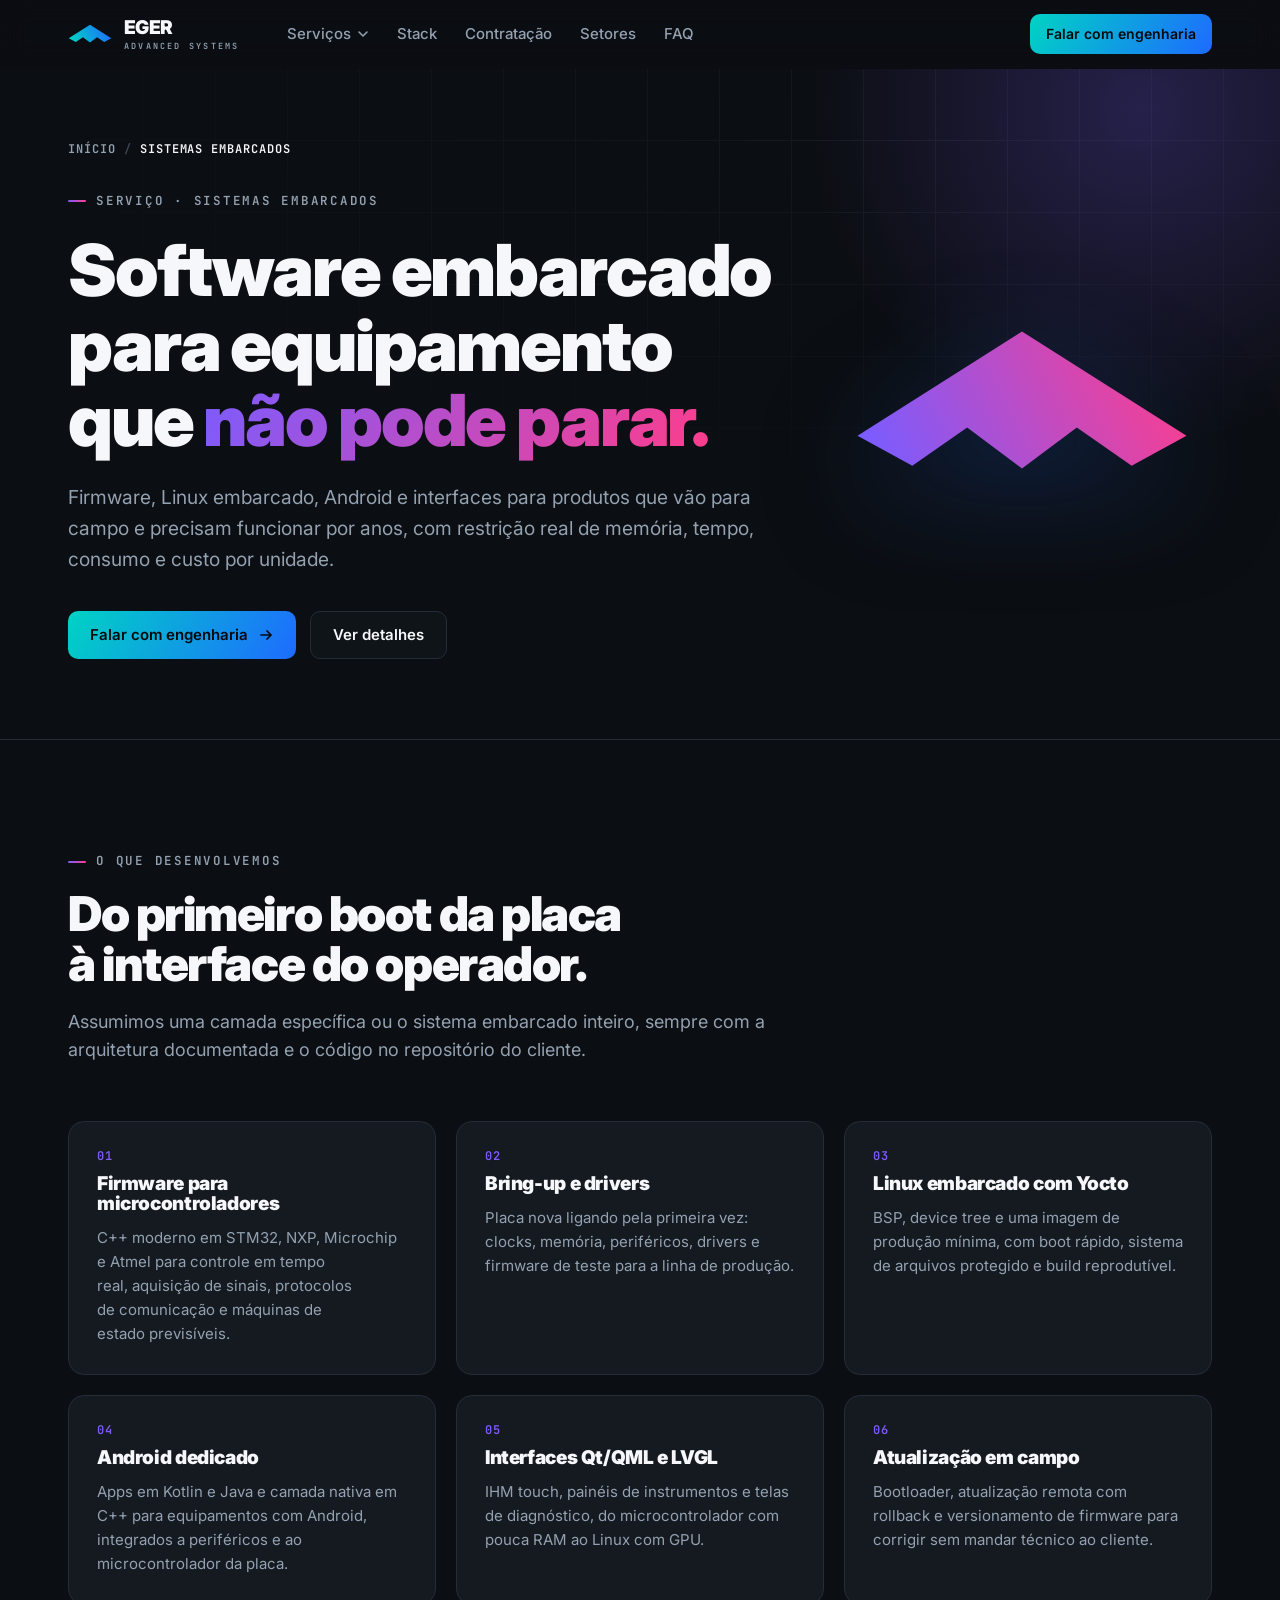
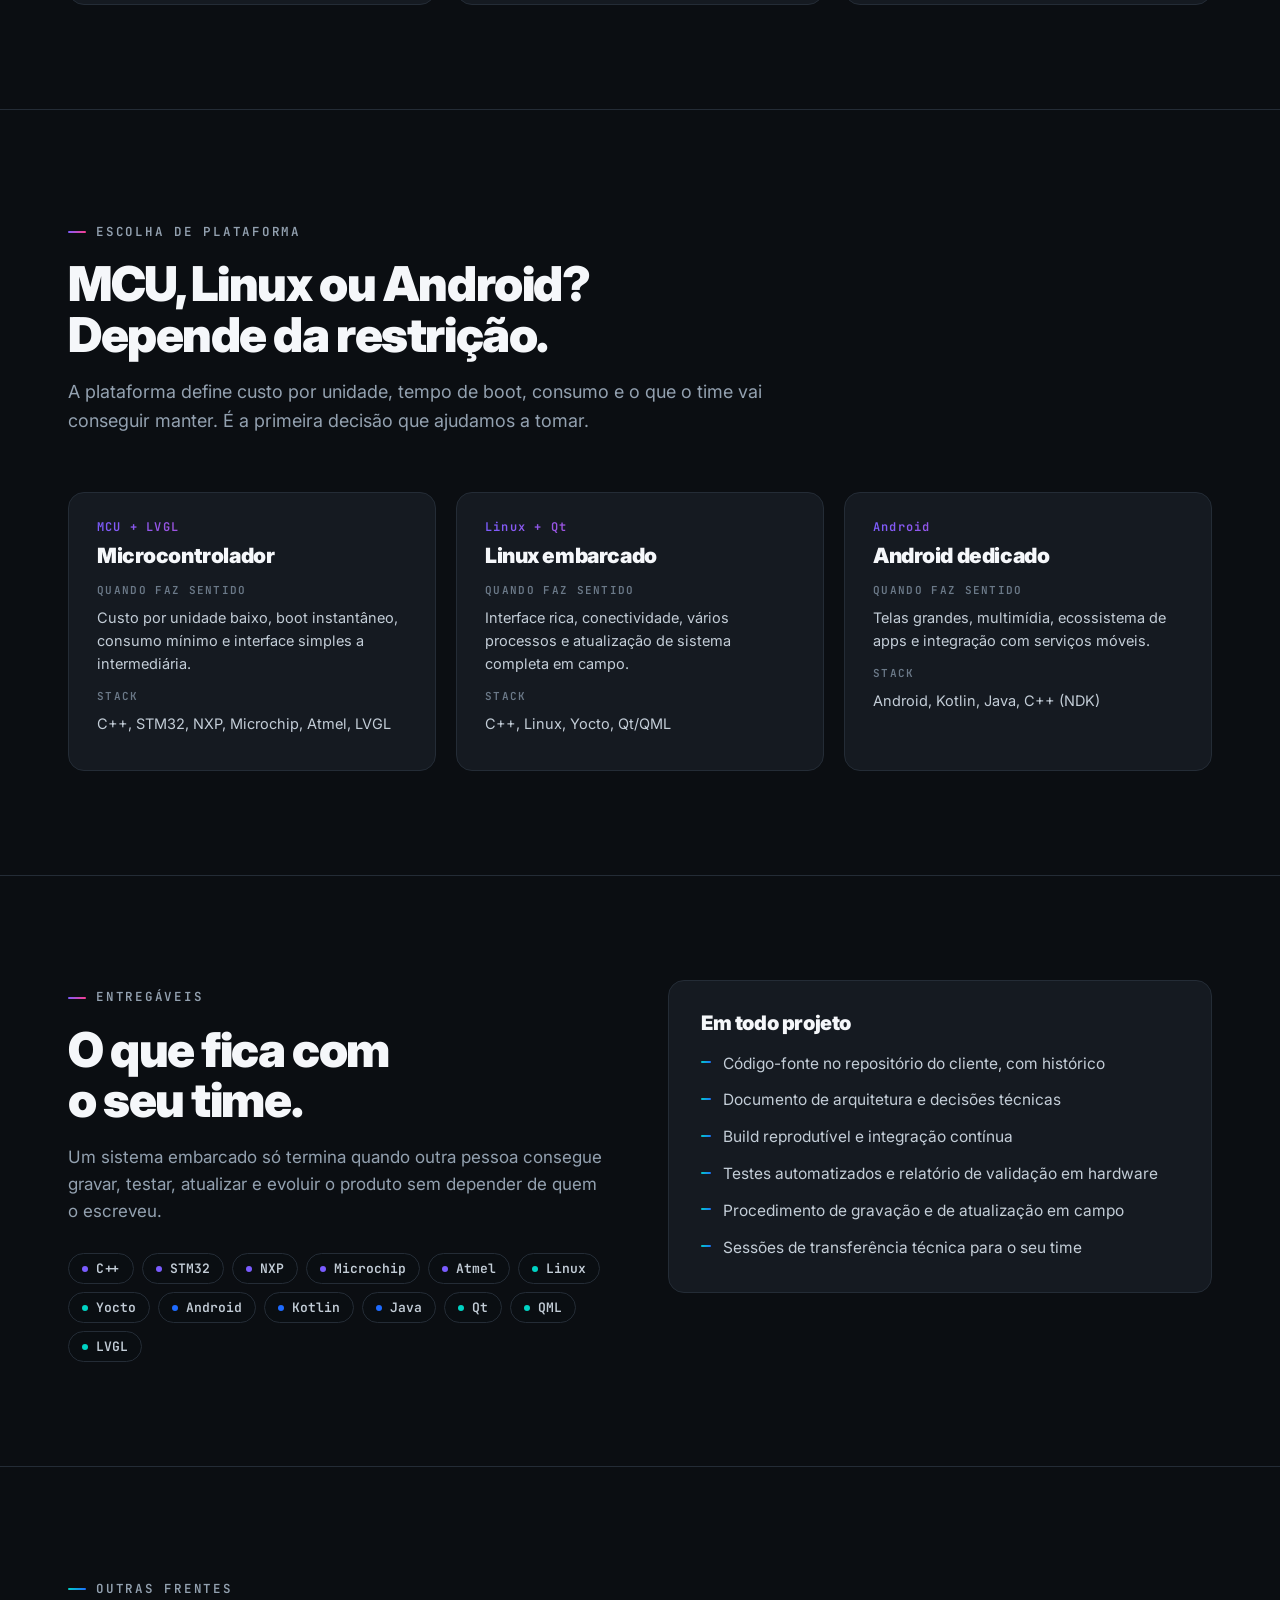
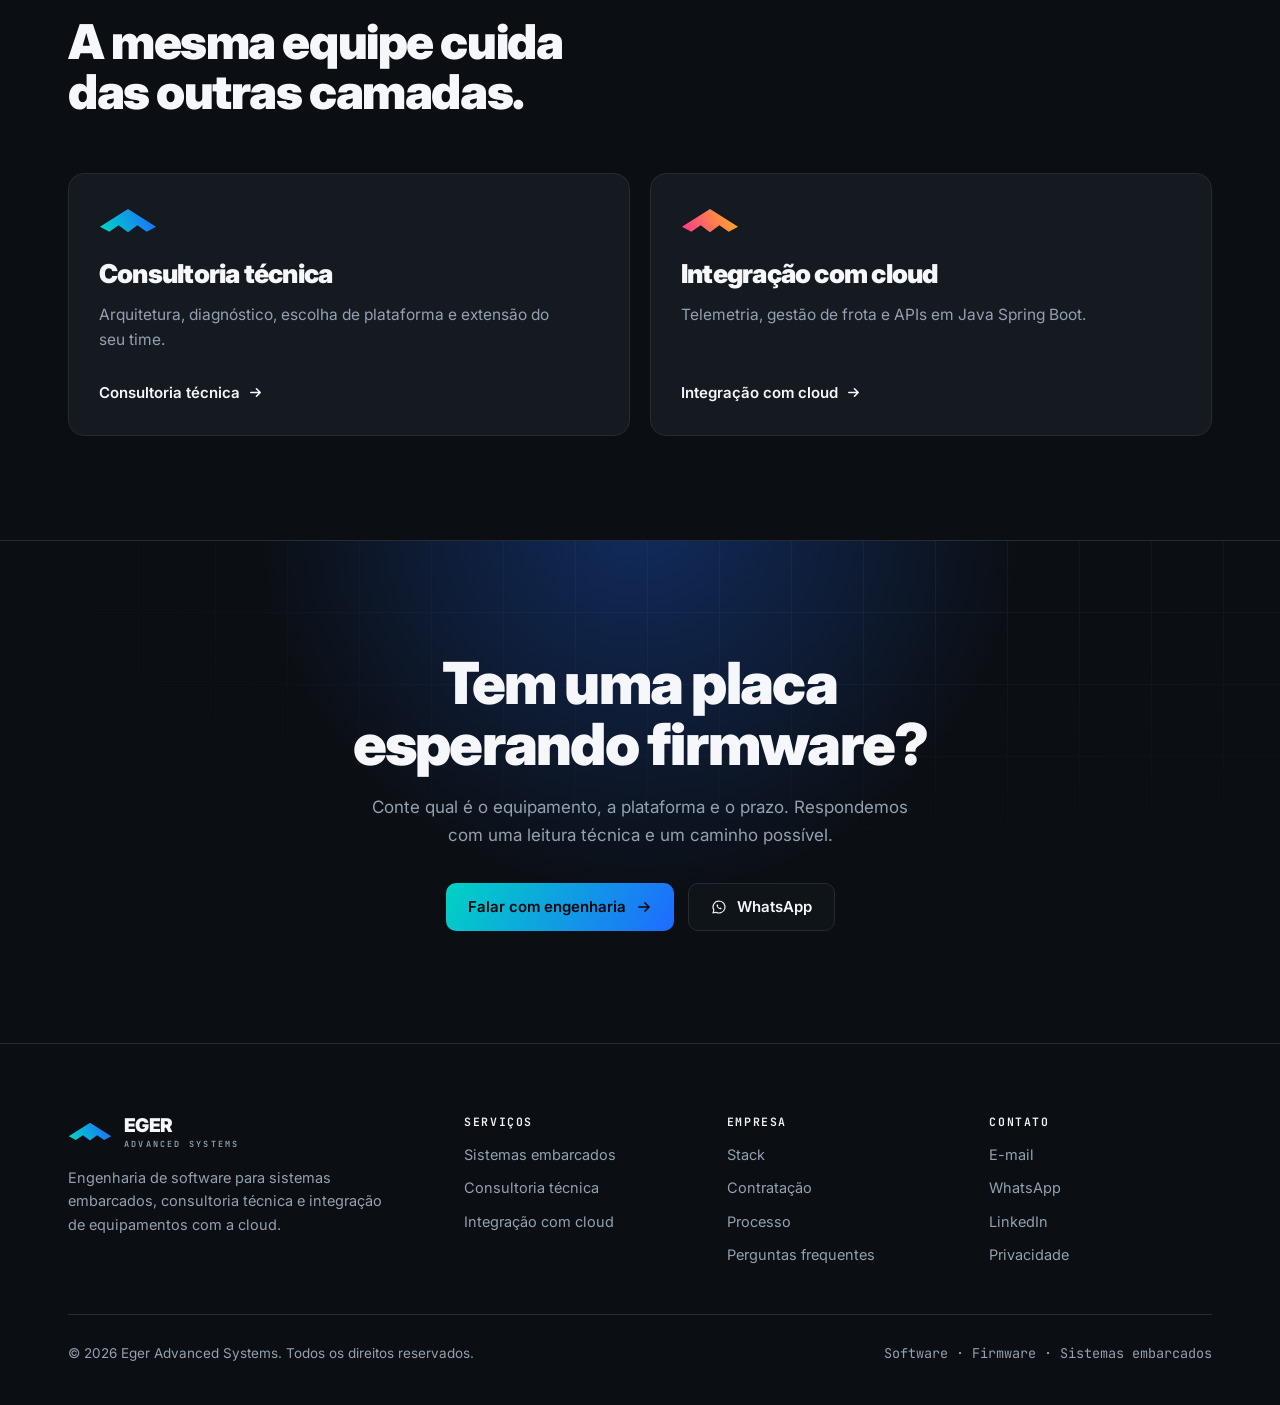
<file: pages/sistemas-embarcados.html>
<!DOCTYPE html>
<html lang="pt-BR" dir="ltr">
<head>
<meta charset="utf-8">
<meta name="viewport" content="width=device-width, initial-scale=1, viewport-fit=cover">
<script>document.documentElement.classList.add('js')</script>

<title>Sistemas embarcados: STM32, NXP, Yocto, Qt e LVGL | Eger</title>
<meta name="description" content="Firmware C++ para STM32, NXP e Microchip, Linux com Yocto, Android e interfaces Qt/QML e LVGL para equipamentos industriais, com código entregue ao cliente.">
<meta name="robots" content="index, follow, max-image-preview:large, max-snippet:-1, max-video-preview:-1">
<meta name="author" content="Eger Advanced Systems">
<meta name="format-detection" content="telephone=no">
<link rel="canonical" href="https://egeradvancedsystems.com/pages/sistemas-embarcados.html">
<link rel="alternate" hreflang="pt-BR" href="https://egeradvancedsystems.com/pages/sistemas-embarcados.html">
<link rel="alternate" hreflang="x-default" href="https://egeradvancedsystems.com/pages/sistemas-embarcados.html">

<meta property="og:type" content="website">
<meta property="og:locale" content="pt_BR">
<meta property="og:site_name" content="Eger Advanced Systems">
<meta property="og:title" content="Sistemas embarcados — Eger Advanced Systems">
<meta property="og:description" content="Firmware C++ para STM32, NXP e Microchip, Linux com Yocto, Android e interfaces Qt/QML e LVGL para equipamentos industriais, com código entregue ao cliente.">
<meta property="og:url" content="https://egeradvancedsystems.com/pages/sistemas-embarcados.html">
<meta property="og:image" content="https://egeradvancedsystems.com/assets/img/og-image.png">
<meta property="og:image:type" content="image/png">
<meta property="og:image:width" content="1200">
<meta property="og:image:height" content="630">
<meta property="og:image:alt" content="Eger Advanced Systems — engenharia de software embarcado, da placa à nuvem">
<meta name="twitter:card" content="summary_large_image">
<meta name="twitter:title" content="Sistemas embarcados — Eger Advanced Systems">
<meta name="twitter:description" content="Firmware C++ para STM32, NXP e Microchip, Linux com Yocto, Android e interfaces Qt/QML e LVGL para equipamentos industriais, com código entregue ao cliente.">
<meta name="twitter:image" content="https://egeradvancedsystems.com/assets/img/og-image.png">

<link rel="icon" href="../favicon.ico" sizes="48x48">
<link rel="icon" href="../assets/icons/favicon.svg" type="image/svg+xml">
<link rel="apple-touch-icon" href="../assets/icons/apple-touch-icon.png">
<link rel="manifest" href="../site.webmanifest">
<meta name="theme-color" content="#0B0E12">
<meta name="color-scheme" content="dark">
<meta name="apple-mobile-web-app-title" content="Eger">
<meta name="apple-mobile-web-app-status-bar-style" content="black-translucent">
<meta name="mobile-web-app-capable" content="yes">
<link rel="alternate" type="text/markdown" href="../llms.txt" title="Resumo do site para LLMs">

<link rel="preconnect" href="https://fonts.googleapis.com">
<link rel="preconnect" href="https://fonts.gstatic.com" crossorigin>
<link rel="stylesheet" href="https://fonts.googleapis.com/css2?family=Inter:wght@400;500;600;700;800;900&family=JetBrains+Mono:wght@400;600&display=swap">
<link rel="stylesheet" href="../css/style.css">
<script src="../js/main.js" defer></script>

<script type="application/ld+json">
{
  "@context": "https://schema.org",
  "@graph": [
    {
      "@type": "Service",
      "@id": "https://egeradvancedsystems.com/pages/sistemas-embarcados.html#service",
      "name": "Desenvolvimento de sistemas embarcados",
      "serviceType": "Desenvolvimento de firmware e software embarcado",
      "description": "Firmware C++ para STM32, NXP e Microchip, Linux com Yocto, Android e interfaces Qt/QML e LVGL para equipamentos industriais, com código entregue ao cliente.",
      "url": "https://egeradvancedsystems.com/pages/sistemas-embarcados.html",
      "inLanguage": "pt-BR",
      "areaServed": {
        "@type": "Country",
        "name": "Brasil"
      },
      "audience": {
        "@type": "BusinessAudience",
        "audienceType": "Fabricantes industriais e empresas de tecnologia"
      },
      "provider": {
        "@type": "Organization",
        "@id": "https://egeradvancedsystems.com/#organization",
        "name": "Eger Advanced Systems",
        "url": "https://egeradvancedsystems.com/"
      }
    },
    {
      "@type": "WebPage",
      "@id": "https://egeradvancedsystems.com/pages/sistemas-embarcados.html#webpage",
      "url": "https://egeradvancedsystems.com/pages/sistemas-embarcados.html",
      "name": "Desenvolvimento de sistemas embarcados | Eger Advanced Systems",
      "isPartOf": {
        "@id": "https://egeradvancedsystems.com/#website"
      },
      "inLanguage": "pt-BR"
    },
    {
      "@type": "BreadcrumbList",
      "itemListElement": [
        {
          "@type": "ListItem",
          "position": 1,
          "name": "Início",
          "item": "https://egeradvancedsystems.com/"
        },
        {
          "@type": "ListItem",
          "position": 2,
          "name": "Desenvolvimento de sistemas embarcados",
          "item": "https://egeradvancedsystems.com/pages/sistemas-embarcados.html"
        }
      ]
    }
  ]
}
</script>
</head>
<body>
<a class="skip-link" href="#conteudo">Pular para o conteúdo</a>

<svg class="sprite" aria-hidden="true" focusable="false">
  <defs>
    <linearGradient id="g-flux" x1="6" y1="46" x2="58" y2="20" gradientUnits="userSpaceOnUse"><stop stop-color="#00D3C4"/><stop offset="1" stop-color="#1E6BFF"/></linearGradient>
    <linearGradient id="g-pulse" x1="6" y1="46" x2="58" y2="20" gradientUnits="userSpaceOnUse"><stop stop-color="#7A5CFF"/><stop offset="1" stop-color="#FF3D8B"/></linearGradient>
    <linearGradient id="g-forge" x1="6" y1="46" x2="58" y2="20" gradientUnits="userSpaceOnUse"><stop stop-color="#FF3D8B"/><stop offset="1" stop-color="#FFB020"/></linearGradient>
    <linearGradient id="g-icon" x1="2" y1="22" x2="22" y2="2" gradientUnits="userSpaceOnUse"><stop stop-color="#00D3C4"/><stop offset="1" stop-color="#1E6BFF"/></linearGradient>
  </defs>
</svg>

<header class="site-header">
  <div class="wrap site-header__bar">
    <a class="brand" href="../index.html" aria-label="Eger Advanced Systems — página inicial">
      <svg class="wing" viewBox="1 20 62 27" aria-hidden="true"><path d="M32 21 L2 40 L12 45.5 L22 38.5 L32 46 L42 38.5 L52 45.5 L62 40 Z" fill="url(#g-flux)"/></svg>
      <span class="brand__name"><b>EGER</b><small>ADVANCED SYSTEMS</small></span>
    </a>

    <nav class="nav" aria-label="Principal">
      <div class="nav__item">
        <button class="nav__trigger" type="button" aria-expanded="false" aria-controls="mega-servicos">
          Serviços
          <svg viewBox="0 0 12 12" aria-hidden="true"><path d="M2 4l4 4 4-4" fill="none" stroke="currentColor" stroke-width="1.6" stroke-linecap="round" stroke-linejoin="round"/></svg>
        </button>
        <div class="mega" id="mega-servicos">
          <a href="../pages/sistemas-embarcados.html" aria-current="page">
            <svg class="wing" viewBox="1 20 62 27" aria-hidden="true"><path d="M32 21 L2 40 L12 45.5 L22 38.5 L32 46 L42 38.5 L52 45.5 L62 40 Z" fill="url(#g-pulse)"/></svg>
            <div><strong>Sistemas embarcados</strong><span>Firmware para STM32, NXP e Microchip, Linux com Yocto, Android e IHM Qt/LVGL.</span></div>
          </a>
          <a href="../pages/consultoria.html">
            <svg class="wing" viewBox="1 20 62 27" aria-hidden="true"><path d="M32 21 L2 40 L12 45.5 L22 38.5 L32 46 L42 38.5 L52 45.5 L62 40 Z" fill="url(#g-flux)"/></svg>
            <div><strong>Consultoria técnica</strong><span>Arquitetura, diagnóstico, escolha de plataforma e extensão do seu time.</span></div>
          </a>
          <a href="../pages/integracao-cloud.html">
            <svg class="wing" viewBox="1 20 62 27" aria-hidden="true"><path d="M32 21 L2 40 L12 45.5 L22 38.5 L32 46 L42 38.5 L52 45.5 L62 40 Z" fill="url(#g-forge)"/></svg>
            <div><strong>Integração com cloud</strong><span>Telemetria, gestão de frota e APIs em Java Spring Boot.</span></div>
          </a>
        </div>
      </div>
      <a class="nav__link" href="../index.html#stack">Stack</a>
      <a class="nav__link" href="../index.html#contratacao">Contratação</a>
      <a class="nav__link nav__link--hide-md" href="../index.html#setores">Setores</a>
      <a class="nav__link nav__link--hide-md" href="../index.html#faq">FAQ</a>
    </nav>

    <div class="site-header__cta">
      <a class="btn btn--primary btn--sm" href="../index.html#contato">Falar com engenharia</a>
      <button class="menu-toggle" type="button" aria-expanded="false" aria-controls="mobile-nav" aria-label="Abrir menu"><span></span></button>
    </div>
  </div>
</header>

<nav class="mobile-nav" id="mobile-nav" aria-label="Menu móvel">
  <p>Serviços</p>
  <a href="../pages/sistemas-embarcados.html" aria-current="page">Sistemas embarcados</a>
  <a href="../pages/consultoria.html">Consultoria técnica</a>
  <a href="../pages/integracao-cloud.html">Integração com cloud</a>
  <p style="margin-top:28px">Empresa</p>
  <a href="../index.html#stack">Stack</a>
  <a href="../index.html#contratacao">Modelos de contratação</a>
  <a href="../index.html#setores">Setores</a>
  <a href="../index.html#processo">Processo</a>
  <a href="../index.html#faq">Perguntas frequentes</a>
  <a class="btn btn--primary" href="../index.html#contato">Falar com engenharia</a>
</nav>

<main id="conteudo">

  <section class="page-hero" aria-labelledby="page-title">
    <div class="tech-grid" aria-hidden="true"></div>
    <div class="glow glow--violet" aria-hidden="true"></div>
    <div class="wrap page-hero__grid">
      <div>
        <nav aria-label="Trilha de navegação"><ol class="breadcrumb"><li><a href="../index.html">Início</a></li><li><span aria-current="page">Sistemas embarcados</span></li></ol></nav>
        <p class="eyebrow eyebrow--pulse" style="margin-top:34px">Serviço · Sistemas embarcados</p>
        <h1 id="page-title">Software embarcado para equipamento que <span class="t-pulse">não pode parar.</span></h1>
        <p class="lede">Firmware, Linux embarcado, Android e interfaces para produtos que vão para campo e precisam funcionar por anos, com restrição real de memória, tempo, consumo e custo por unidade.</p>
        <div class="btn-row">
          <a class="btn btn--primary" href="../index.html#contato">Falar com engenharia <svg viewBox="0 0 16 16" aria-hidden="true"><path d="M3 8h10M9 4l4 4-4 4" fill="none" stroke="currentColor" stroke-width="1.7" stroke-linecap="round" stroke-linejoin="round"/></svg></a>
          <a class="btn btn--ghost" href="#detalhes">Ver detalhes</a>
        </div>
      </div>
      <svg class="wing page-hero__mark" viewBox="1 20 62 27" aria-hidden="true"><path d="M32 21 L2 40 L12 45.5 L22 38.5 L32 46 L42 38.5 L52 45.5 L62 40 Z" fill="url(#g-pulse)"/></svg>
    </div>
  </section>

  <section class="section" id="detalhes" aria-labelledby="o-que-title">
    <div class="wrap">
      <div class="section-head reveal">
        <p class="eyebrow eyebrow--pulse">O que desenvolvemos</p>
        <h2 class="h2" id="o-que-title">Do primeiro boot da placa à interface do operador.</h2>
        <p>Assumimos uma camada específica ou o sistema embarcado inteiro, sempre com a arquitetura documentada e o código no repositório do cliente.</p>
      </div>
      <div class="feature-grid">
        <article class="feature reveal"><span class="idx t-pulse">01</span><h3>Firmware para microcontroladores</h3><p>C++ moderno em STM32, NXP, Microchip e Atmel para controle em tempo real, aquisição de sinais, protocolos de comunicação e máquinas de estado previsíveis.</p></article>
        <article class="feature reveal" data-delay="1"><span class="idx t-pulse">02</span><h3>Bring-up e drivers</h3><p>Placa nova ligando pela primeira vez: clocks, memória, periféricos, drivers e firmware de teste para a linha de produção.</p></article>
        <article class="feature reveal" data-delay="2"><span class="idx t-pulse">03</span><h3>Linux embarcado com Yocto</h3><p>BSP, device tree e uma imagem de produção mínima, com boot rápido, sistema de arquivos protegido e build reprodutível.</p></article>
        <article class="feature reveal"><span class="idx t-pulse">04</span><h3>Android dedicado</h3><p>Apps em Kotlin e Java e camada nativa em C++ para equipamentos com Android, integrados a periféricos e ao microcontrolador da placa.</p></article>
        <article class="feature reveal" data-delay="1"><span class="idx t-pulse">05</span><h3>Interfaces Qt/QML e LVGL</h3><p>IHM touch, painéis de instrumentos e telas de diagnóstico, do microcontrolador com pouca RAM ao Linux com GPU.</p></article>
        <article class="feature reveal" data-delay="2"><span class="idx t-pulse">06</span><h3>Atualização em campo</h3><p>Bootloader, atualização remota com rollback e versionamento de firmware para corrigir sem mandar técnico ao cliente.</p></article>
      </div>
    </div>
  </section>

  <section class="section" aria-labelledby="plataforma-title">
    <div class="wrap">
      <div class="section-head reveal">
        <p class="eyebrow eyebrow--pulse">Escolha de plataforma</p>
        <h2 class="h2" id="plataforma-title">MCU, Linux ou Android? Depende da restrição.</h2>
        <p>A plataforma define custo por unidade, tempo de boot, consumo e o que o time vai conseguir manter. É a primeira decisão que ajudamos a tomar.</p>
      </div>
      <div class="compare">
        <article class="feature reveal">
          <span class="idx t-pulse">MCU + LVGL</span>
          <h3>Microcontrolador</h3>
          <dl>
            <dt>Quando faz sentido</dt><dd>Custo por unidade baixo, boot instantâneo, consumo mínimo e interface simples a intermediária.</dd>
            <dt>Stack</dt><dd>C++, STM32, NXP, Microchip, Atmel, LVGL</dd>
          </dl>
        </article>
        <article class="feature reveal" data-delay="1">
          <span class="idx t-pulse">Linux + Qt</span>
          <h3>Linux embarcado</h3>
          <dl>
            <dt>Quando faz sentido</dt><dd>Interface rica, conectividade, vários processos e atualização de sistema completa em campo.</dd>
            <dt>Stack</dt><dd>C++, Linux, Yocto, Qt/QML</dd>
          </dl>
        </article>
        <article class="feature reveal" data-delay="2">
          <span class="idx t-pulse">Android</span>
          <h3>Android dedicado</h3>
          <dl>
            <dt>Quando faz sentido</dt><dd>Telas grandes, multimídia, ecossistema de apps e integração com serviços móveis.</dd>
            <dt>Stack</dt><dd>Android, Kotlin, Java, C++ (NDK)</dd>
          </dl>
        </article>
      </div>
    </div>
  </section>

  <section class="section" aria-labelledby="entrega-title">
    <div class="wrap two-col">
      <div class="reveal">
        <p class="eyebrow eyebrow--pulse">Entregáveis</p>
        <h2 class="h2" id="entrega-title" style="margin:18px 0 18px">O que fica com o seu time.</h2>
        <p class="muted">Um sistema embarcado só termina quando outra pessoa consegue gravar, testar, atualizar e evoluir o produto sem depender de quem o escreveu.</p>
        <div class="chips" style="margin-top:28px">
          <span class="chip chip--violet">C++</span><span class="chip chip--violet">STM32</span><span class="chip chip--violet">NXP</span><span class="chip chip--violet">Microchip</span><span class="chip chip--violet">Atmel</span><span class="chip">Linux</span><span class="chip">Yocto</span><span class="chip chip--blue">Android</span><span class="chip chip--blue">Kotlin</span><span class="chip chip--blue">Java</span><span class="chip">Qt</span><span class="chip">QML</span><span class="chip">LVGL</span>
        </div>
      </div>
      <div class="panel reveal" data-delay="1">
        <h3>Em todo projeto</h3>
        <ul class="checklist">
            <li>Código-fonte no repositório do cliente, com histórico</li>
            <li>Documento de arquitetura e decisões técnicas</li>
            <li>Build reprodutível e integração contínua</li>
            <li>Testes automatizados e relatório de validação em hardware</li>
            <li>Procedimento de gravação e de atualização em campo</li>
            <li>Sessões de transferência técnica para o seu time</li>
        </ul>
      </div>
    </div>
  </section>

  <section class="section" aria-labelledby="rel-title">
    <div class="wrap">
      <div class="section-head reveal">
        <p class="eyebrow">Outras frentes</p>
        <h2 class="h2" id="rel-title">A mesma equipe cuida das outras camadas.</h2>
      </div>
      <div class="related-grid">
        <article class="service-card service-card--flux reveal">
          <svg class="wing" viewBox="1 20 62 27" aria-hidden="true"><path d="M32 21 L2 40 L12 45.5 L22 38.5 L32 46 L42 38.5 L52 45.5 L62 40 Z" fill="url(#g-flux)"/></svg>
          <h3>Consultoria técnica</h3>
          <p>Arquitetura, diagnóstico, escolha de plataforma e extensão do seu time.</p>
          <a class="link-arrow" href="../pages/consultoria.html">Consultoria técnica
            <svg viewBox="0 0 16 16" aria-hidden="true"><path d="M3 8h10M9 4l4 4-4 4" fill="none" stroke="currentColor" stroke-width="1.7" stroke-linecap="round" stroke-linejoin="round"/></svg>
          </a>
        </article>
        <article class="service-card service-card--forge reveal">
          <svg class="wing" viewBox="1 20 62 27" aria-hidden="true"><path d="M32 21 L2 40 L12 45.5 L22 38.5 L32 46 L42 38.5 L52 45.5 L62 40 Z" fill="url(#g-forge)"/></svg>
          <h3>Integração com cloud</h3>
          <p>Telemetria, gestão de frota e APIs em Java Spring Boot.</p>
          <a class="link-arrow" href="../pages/integracao-cloud.html">Integração com cloud
            <svg viewBox="0 0 16 16" aria-hidden="true"><path d="M3 8h10M9 4l4 4-4 4" fill="none" stroke="currentColor" stroke-width="1.7" stroke-linecap="round" stroke-linejoin="round"/></svg>
          </a>
        </article>
      </div>
    </div>
  </section>


  <section class="cta-band" aria-labelledby="cta-title">
    <div class="tech-grid" aria-hidden="true"></div>
    <div class="glow glow--blue" aria-hidden="true"></div>
    <div class="wrap">
      <h2 id="cta-title">Tem uma placa esperando firmware?</h2>
      <p>Conte qual é o equipamento, a plataforma e o prazo. Respondemos com uma leitura técnica e um caminho possível.</p>
      <div class="btn-row">
        <a class="btn btn--primary" href="../index.html#contato">Falar com engenharia <svg viewBox="0 0 16 16" aria-hidden="true"><path d="M3 8h10M9 4l4 4-4 4" fill="none" stroke="currentColor" stroke-width="1.7" stroke-linecap="round" stroke-linejoin="round"/></svg></a>
        <a class="btn btn--ghost" href="../index.html#contato" data-contact="whatsapp"><svg viewBox="0 0 24 24" aria-hidden="true"><path d="M12 3a9 9 0 00-7.7 13.6L3 21l4.5-1.2A9 9 0 1012 3z" fill="none" stroke="currentColor" stroke-width="1.7" stroke-linejoin="round"/><path d="M9.2 8.2c-.4 0-.9.5-.9 1.3 0 2.6 3.5 6 6.2 6 .8 0 1.3-.5 1.3-.9l-.3-1.1-1.8-.8-.8.9c-1.2-.5-2.3-1.6-2.8-2.8l.9-.8-.8-1.8z" fill="currentColor"/></svg> WhatsApp</a>
      </div>
    </div>
  </section>

</main>

<footer class="site-footer">
  <div class="wrap">
    <div class="footer__grid">
      <div class="footer__about">
        <a class="brand" href="../index.html" aria-label="Eger Advanced Systems — página inicial">
          <svg class="wing" viewBox="1 20 62 27" aria-hidden="true"><path d="M32 21 L2 40 L12 45.5 L22 38.5 L32 46 L42 38.5 L52 45.5 L62 40 Z" fill="url(#g-flux)"/></svg>
          <span class="brand__name"><b>EGER</b><small>ADVANCED SYSTEMS</small></span>
        </a>
        <p>Engenharia de software para sistemas embarcados, consultoria técnica e integração de equipamentos com a cloud.</p>
      </div>
      <nav class="footer__col" aria-labelledby="ft-servicos">
        <h2 id="ft-servicos">Serviços</h2>
        <ul>
          <li><a href="../pages/sistemas-embarcados.html">Sistemas embarcados</a></li>
          <li><a href="../pages/consultoria.html">Consultoria técnica</a></li>
          <li><a href="../pages/integracao-cloud.html">Integração com cloud</a></li>
        </ul>
      </nav>
      <nav class="footer__col" aria-labelledby="ft-empresa">
        <h2 id="ft-empresa">Empresa</h2>
        <ul>
          <li><a href="../index.html#stack">Stack</a></li>
          <li><a href="../index.html#contratacao">Contratação</a></li>
          <li><a href="../index.html#processo">Processo</a></li>
          <li><a href="../index.html#faq">Perguntas frequentes</a></li>
        </ul>
      </nav>
      <nav class="footer__col" aria-labelledby="ft-contato">
        <h2 id="ft-contato">Contato</h2>
        <ul>
          <li><a href="../index.html#contato" data-contact="email">E-mail</a></li>
          <li><a href="../index.html#contato" data-contact="whatsapp">WhatsApp</a></li>
          <li><a href="https://www.linkedin.com/company/eger-advanced-systems" rel="noopener" target="_blank">LinkedIn</a></li>
          <li><a href="../pages/privacidade.html">Privacidade</a></li>
        </ul>
      </nav>
    </div>
    <div class="footer__bottom">
      <span>© <span data-year>2026</span> Eger Advanced Systems. Todos os direitos reservados.</span>
      <span class="mono">Software · Firmware · Sistemas embarcados</span>
    </div>
  </div>
</footer>
</body>
</html>
</file>
<file: css/style.css>
/* ==========================================================================
   Eger Advanced Systems — site institucional
   Identidade v5 (2026): Carbon / Slate / Line / Mute / Bone
   Acentos: Signal Teal, Electric Blue, Violet, Magenta, Amber
   Gradientes: Flux (marca), Pulse (firmware/processo), Forge (integrações)
   ========================================================================== */

:root {
  --carbon: #0B0E12;
  --slate: #151A21;
  --slate-2: #1A2029;
  --line: #242C36;
  --mute: #93A1B0;
  --bone: #F5F7FA;

  --teal: #00D3C4;
  --blue: #1E6BFF;
  --violet: #7A5CFF;
  --magenta: #FF3D8B;
  --amber: #FFB020;

  --flux: linear-gradient(120deg, #00D3C4, #1E6BFF);
  --pulse: linear-gradient(120deg, #7A5CFF, #FF3D8B);
  --forge: linear-gradient(120deg, #FF3D8B, #FFB020);
  --orbit: linear-gradient(120deg, #1E6BFF, #7A5CFF);

  --font-sans: "Inter", system-ui, -apple-system, "Segoe UI", Roboto, sans-serif;
  --font-mono: "JetBrains Mono", ui-monospace, "SFMono-Regular", Consolas, monospace;

  --s1: 4px; --s2: 8px; --s3: 14px; --s4: 20px; --s5: 28px; --s6: 56px; --s7: 104px;
  --r-btn: 10px;
  --r-card: 16px;
  --container: 1200px;
  --gutter: 28px;
  --header-h: 68px;

  --ease: cubic-bezier(.2, .7, .2, 1);
  color-scheme: dark;
}

/* ---------- reset ---------- */
*, *::before, *::after { box-sizing: border-box; }
html { -webkit-text-size-adjust: 100%; text-size-adjust: 100%; scroll-behavior: smooth; scroll-padding-top: calc(var(--header-h) + 16px); }
body {
  margin: 0;
  background: var(--carbon);
  color: var(--bone);
  font: 400 17px/1.6 var(--font-sans);
  -webkit-font-smoothing: antialiased;
  -moz-osx-font-smoothing: grayscale;
  text-rendering: optimizeLegibility;
  overflow-x: hidden;
}
img, svg { display: block; max-width: 100%; }
h1, h2, h3, h4 { margin: 0; font-weight: 900; letter-spacing: -.03em; line-height: 1.05; text-wrap: balance; }
p { margin: 0; text-wrap: pretty; }
ul, ol { margin: 0; padding: 0; }
a { color: var(--teal); text-decoration: none; transition: color .18s var(--ease); }
a:hover { color: var(--bone); }
button { font: inherit; color: inherit; background: none; border: 0; padding: 0; cursor: pointer; }
:focus-visible { outline: 2px solid var(--teal); outline-offset: 3px; border-radius: 4px; }
::selection { background: rgba(30, 107, 255, .45); color: var(--bone); }

.sprite { position: absolute; width: 0; height: 0; overflow: hidden; }
.sr-only { position: absolute !important; width: 1px; height: 1px; padding: 0; margin: -1px; overflow: hidden; clip: rect(0 0 0 0); white-space: nowrap; border: 0; }
.skip-link { position: absolute; left: 16px; top: -60px; z-index: 100; padding: 10px 16px; border-radius: var(--r-btn); background: var(--bone); color: var(--carbon); font-weight: 600; }
.skip-link:focus { top: 12px; color: var(--carbon); }

/* ---------- layout ---------- */
.wrap { width: 100%; max-width: var(--container); margin: 0 auto; padding: 0 var(--gutter); }
.section { position: relative; padding: var(--s7) 0; border-bottom: 1px solid var(--line); }
.section--tight { padding: 80px 0; }

/* ---------- tipografia ---------- */
.eyebrow {
  display: inline-flex; align-items: center; gap: 10px;
  font: 600 12.5px/1.5 var(--font-mono); letter-spacing: .14em; text-transform: uppercase;
  color: var(--mute);
}
.eyebrow::before { content: ""; flex: none; width: 18px; height: 2px; border-radius: 2px; background: var(--flux); }
.eyebrow--pulse::before { background: var(--pulse); }
.eyebrow--forge::before { background: var(--forge); }
.eyebrow--orbit::before { background: var(--orbit); }

.display { font-size: clamp(42px, 6.6vw, 84px); line-height: 1.02; }
.h2 { font-size: clamp(30px, 3.8vw, 48px); line-height: 1.05; }
.h3 { font-size: 21px; letter-spacing: -.02em; line-height: 1.2; }
.lede { font-size: clamp(17px, 1.5vw, 21px); line-height: 1.6; color: var(--mute); }
.muted { color: var(--mute); }
.mono { font-family: var(--font-mono); }

.t-flux, .t-pulse, .t-forge, .t-orbit { -webkit-background-clip: text; background-clip: text; color: transparent; -webkit-box-decoration-break: clone; box-decoration-break: clone; }
.t-flux { background-image: var(--flux); }
.t-pulse { background-image: var(--pulse); }
.t-forge { background-image: var(--forge); }
.t-orbit { background-image: var(--orbit); }

.section-head { max-width: 68ch; margin-bottom: var(--s6); }
.section-head .h2 { margin: 18px 0 18px; }
.section-head p:not(.eyebrow) { color: var(--mute); font-size: 18px; }
.section-head--center { margin-left: auto; margin-right: auto; text-align: center; }
.section-head--split { max-width: none; display: grid; grid-template-columns: minmax(0, 1.1fr) minmax(0, 1fr); gap: var(--s6); align-items: end; }

/* ---------- marca ---------- */
.wing { width: 100%; height: auto; aspect-ratio: 62 / 27; }

.brand { display: inline-flex; align-items: center; gap: 12px; color: var(--bone); }
.brand:hover { color: var(--bone); }
.brand .wing { width: 44px; }
.brand__name { display: flex; flex-direction: column; line-height: 1; }
.brand__name b { font-weight: 900; font-size: 19px; letter-spacing: -.035em; }
.brand__name small { margin-top: 5px; font: 600 8.5px/1 var(--font-mono); letter-spacing: .26em; color: var(--mute); }

/* ---------- botões ---------- */
.btn {
  display: inline-flex; align-items: center; justify-content: center; gap: 10px;
  min-height: 48px; padding: 13px 22px; border-radius: var(--r-btn);
  font: 600 15px/1 var(--font-sans); white-space: nowrap;
  transition: filter .18s var(--ease), border-color .18s var(--ease), background-color .18s var(--ease), transform .18s var(--ease);
}
.btn svg { width: 16px; height: 16px; flex: none; transition: transform .2s var(--ease); }
.btn:hover svg { transform: translateX(3px); }
.btn--primary { background: var(--flux); color: #06090C; }
.btn--primary:hover { color: #06090C; filter: brightness(1.12); }
.btn--ghost { color: var(--bone); border: 1px solid var(--line); background: rgba(21, 26, 33, .5); }
.btn--ghost:hover { color: var(--bone); border-color: var(--teal); }
.btn--sm { min-height: 40px; padding: 10px 16px; font-size: 14px; }
.btn-row { display: flex; flex-wrap: wrap; gap: var(--s3); }

.link-arrow { display: inline-flex; align-items: center; gap: 8px; font-weight: 600; font-size: 15px; color: var(--bone); }
.link-arrow svg { width: 15px; height: 15px; transition: transform .2s var(--ease); }
.link-arrow:hover { color: var(--teal); }
.link-arrow:hover svg { transform: translateX(3px); }

/* ---------- header ---------- */
.site-header {
  position: sticky; top: 0; z-index: 50;
  background: rgba(11, 14, 18, .78);
  -webkit-backdrop-filter: blur(14px) saturate(140%);
  backdrop-filter: blur(14px) saturate(140%);
  border-bottom: 1px solid transparent;
  transition: border-color .2s var(--ease), background-color .2s var(--ease);
}
.site-header.is-scrolled { border-bottom-color: var(--line); background: rgba(11, 14, 18, .9); }
.site-header__bar { display: flex; align-items: center; gap: 36px; height: var(--header-h); }

.nav { display: flex; align-items: center; gap: 4px; }
.nav__link, .nav__trigger {
  display: inline-flex; align-items: center; gap: 6px;
  height: 40px; padding: 0 12px; border-radius: 8px;
  font-size: 15px; font-weight: 500; color: var(--mute);
  transition: color .18s var(--ease), background-color .18s var(--ease);
}
.nav__link:hover, .nav__trigger:hover, .nav__trigger[aria-expanded="true"] { color: var(--bone); background: rgba(36, 44, 54, .55); }
.nav__link[aria-current="page"] { color: var(--bone); }
.nav__trigger svg { width: 12px; height: 12px; transition: transform .2s var(--ease); }
.nav__trigger[aria-expanded="true"] svg { transform: rotate(180deg); }

.nav__item { position: relative; }
.mega {
  position: absolute; top: calc(100% + 12px); left: -20px; width: 560px;
  padding: 10px; border-radius: var(--r-card);
  background: rgba(21, 26, 33, .97); border: 1px solid var(--line);
  box-shadow: 0 30px 60px -20px rgba(0, 0, 0, .7);
  opacity: 0; visibility: hidden; transform: translateY(-6px);
  transition: opacity .18s var(--ease), transform .18s var(--ease), visibility 0s linear .18s;
}
.mega::before { content: ""; position: absolute; left: 0; right: 0; top: -14px; height: 14px; }
.nav__item.is-open .mega { opacity: 1; visibility: visible; transform: none; transition-delay: 0s; }
.mega a { display: grid; grid-template-columns: 40px 1fr; gap: 14px; align-items: start; padding: 14px; border-radius: 12px; color: var(--bone); }
.mega a:hover { background: var(--slate-2); color: var(--bone); }
.mega .wing { width: 40px; margin-top: 4px; }
.mega strong { display: block; font-weight: 800; font-size: 15.5px; letter-spacing: -.01em; }
.mega span { display: block; margin-top: 3px; font-size: 13.5px; line-height: 1.45; color: var(--mute); }

.site-header__cta { margin-left: auto; display: flex; align-items: center; gap: 10px; }

.menu-toggle { display: none; width: 44px; height: 44px; border-radius: 10px; border: 1px solid var(--line); align-items: center; justify-content: center; }
.menu-toggle span, .menu-toggle span::before, .menu-toggle span::after { display: block; width: 18px; height: 2px; border-radius: 2px; background: var(--bone); position: relative; transition: transform .2s var(--ease), background-color .2s var(--ease); }
.menu-toggle span::before, .menu-toggle span::after { content: ""; position: absolute; left: 0; }
.menu-toggle span::before { top: -6px; }
.menu-toggle span::after { top: 6px; }
.menu-toggle[aria-expanded="true"] span { background: transparent; }
.menu-toggle[aria-expanded="true"] span::before { transform: translateY(6px) rotate(45deg); }
.menu-toggle[aria-expanded="true"] span::after { transform: translateY(-6px) rotate(-45deg); }

.mobile-nav {
  position: fixed; inset: var(--header-h) 0 0 0; z-index: 49;
  padding: 24px 20px 40px; overflow-y: auto;
  background: var(--carbon);
  opacity: 0; visibility: hidden; transform: translateY(-8px);
  transition: opacity .2s var(--ease), transform .2s var(--ease), visibility 0s linear .2s;
}
.mobile-nav.is-open { opacity: 1; visibility: visible; transform: none; transition-delay: 0s; }
.mobile-nav p { margin: 8px 0 10px; font: 600 12px/1 var(--font-mono); letter-spacing: .14em; text-transform: uppercase; color: var(--mute); }
.mobile-nav a { display: flex; align-items: center; justify-content: space-between; padding: 16px 0; border-bottom: 1px solid var(--line); font-size: 19px; font-weight: 700; letter-spacing: -.02em; color: var(--bone); }
.mobile-nav .btn { margin-top: 28px; width: 100%; font-size: 16px; border-bottom: 0; justify-content: center; }
.mobile-nav .btn--primary { color: #06090C; }
body.menu-open { overflow: hidden; }

/* ---------- fundo técnico ---------- */
.tech-grid { position: absolute; inset: 0; pointer-events: none; overflow: hidden; }
.tech-grid::before {
  content: ""; position: absolute; inset: 0;
  background-image: linear-gradient(var(--line) 1px, transparent 1px), linear-gradient(90deg, var(--line) 1px, transparent 1px);
  background-size: 72px 72px; background-position: -1px -1px;
  opacity: .42;
  -webkit-mask-image: radial-gradient(110% 80% at 70% 10%, #000 0%, transparent 70%);
  mask-image: radial-gradient(110% 80% at 70% 10%, #000 0%, transparent 70%);
}
.glow { position: absolute; border-radius: 50%; pointer-events: none; }
.glow--blue { background: radial-gradient(circle, rgba(30, 107, 255, .32), transparent 62%); }
.glow--teal { background: radial-gradient(circle, rgba(0, 211, 196, .2), transparent 62%); }
.glow--violet { background: radial-gradient(circle, rgba(122, 92, 255, .24), transparent 62%); }
.glow--magenta { background: radial-gradient(circle, rgba(255, 61, 139, .18), transparent 62%); }

/* ---------- hero ---------- */
.hero { position: relative; overflow: hidden; padding: 96px 0 88px; border-bottom: 1px solid var(--line); }
.hero .glow--blue { width: 820px; height: 820px; right: -260px; top: -360px; }
.hero .glow--teal { width: 620px; height: 620px; left: -280px; bottom: -380px; }
.hero__grid { position: relative; z-index: 2; display: grid; grid-template-columns: minmax(0, 1.05fr) minmax(0, .95fr); gap: 56px; align-items: center; }
.hero .display { margin: 24px 0 0; max-width: 14ch; }
.hero .lede { margin: 26px 0 38px; max-width: 54ch; }

.facts { position: relative; z-index: 2; list-style: none; display: grid; grid-template-columns: repeat(3, minmax(0, 1fr)); gap: 20px; margin-top: 80px; }
.fact {
  position: relative; overflow: hidden; display: flex; flex-direction: column; gap: 10px;
  padding: 28px 28px 30px; border-radius: var(--r-card);
  border: 1px solid var(--line); background: rgba(21, 26, 33, .62);
  -webkit-backdrop-filter: blur(6px); backdrop-filter: blur(6px);
  transition: border-color .25s var(--ease), transform .25s var(--ease);
}
.fact::before { content: ""; position: absolute; left: 28px; right: 28px; top: 0; height: 1px; background: var(--flux); opacity: .75; }
.fact:hover { border-color: #33404E; transform: translateY(-2px); }
.fact__icon { width: 44px; height: 44px; margin-bottom: 8px; border-radius: 12px; display: grid; place-items: center; border: 1px solid var(--line); background: var(--carbon); }
.fact__icon svg { width: 22px; height: 22px; }
.fact__tag { font: 600 11.5px/1 var(--font-mono); letter-spacing: .14em; text-transform: uppercase; color: var(--teal); }
.fact h3 { font-size: 21px; letter-spacing: -.025em; line-height: 1.2; }
.fact p:last-child { font-size: 15px; line-height: 1.6; color: var(--mute); }

/* ---------- janela de IDE ---------- */
.ide {
  position: relative; margin: 0;
  border-radius: 14px; overflow: hidden;
  background: #0E1217; border: 1px solid var(--line);
  box-shadow: 0 40px 80px -30px rgba(0, 0, 0, .8), 0 0 0 1px rgba(255, 255, 255, .02) inset;
}
.ide::before { content: ""; position: absolute; inset: 0 0 auto 0; height: 1px; background: var(--flux); opacity: .8; }
.ide__tabs { display: flex; gap: 2px; padding: 8px 8px 0; background: var(--slate); border-bottom: 1px solid var(--line); overflow-x: auto; scrollbar-width: none; }
.ide__tabs::-webkit-scrollbar { display: none; }
.ide__tab {
  display: inline-flex; align-items: center; gap: 8px; flex: none;
  padding: 9px 14px 10px; border-radius: 8px 8px 0 0;
  font: 400 12.5px/1 var(--font-mono); color: var(--mute);
  border-bottom: 2px solid transparent;
}
.ide__tab i { width: 8px; height: 8px; border-radius: 2px; flex: none; }
.ide__tab:hover { color: var(--bone); }
.ide__tab[aria-selected="true"] { color: var(--bone); background: #0E1217; border-bottom-color: var(--teal); }
.ide__body { position: relative; min-height: 360px; }
.ide__panel { display: grid; grid-template-columns: auto minmax(0, 1fr); padding: 18px 0 20px; }
.ide__panel[hidden] { display: none; }
.ide__gutter { padding: 0 14px 0 18px; text-align: right; color: #3D4855; font: 400 13px/1.75 var(--font-mono); user-select: none; }
.ide pre { margin: 0; padding-right: 20px; overflow-x: auto; font: 400 13px/1.75 var(--font-mono); color: #C9D3DD; tab-size: 4; scrollbar-width: thin; }
.ide code { font: inherit; }
.ide__status { display: flex; flex-wrap: wrap; gap: 6px 18px; padding: 8px 16px; border-top: 1px solid var(--line); background: var(--slate); font: 400 11.5px/1.4 var(--font-mono); color: var(--mute); }
.ide__status span:first-child { color: var(--teal); }
.ide__status .ok::before { content: ""; display: inline-block; width: 7px; height: 7px; margin-right: 7px; border-radius: 50%; background: var(--teal); box-shadow: 0 0 8px var(--teal); vertical-align: 1px; }

/* tokens de sintaxe (paleta da marca) */
.k { color: #A08CFF; }           /* palavra-chave */
.ty { color: #5EA0FF; }          /* tipo */
.fn { color: #F5F7FA; }          /* função */
.s { color: #00D3C4; }           /* string */
.n { color: #FFB020; }           /* número */
.c { color: #5F6B78; font-style: italic; } /* comentário */
.an { color: #FF6FA8; }          /* anotação / decorator */
.pr { color: #93C5FF; }          /* propriedade */

.hero__visual { position: relative; }
.hero__visual .glow--violet { width: 520px; height: 520px; left: 50%; top: 50%; transform: translate(-50%, -50%); }
.hero__visual .ide { z-index: 1; }


/* ---------- cards de serviço ---------- */
.service-grid { display: grid; grid-template-columns: repeat(3, minmax(0, 1fr)); gap: 20px; }
.service-card {
  position: relative; isolation: isolate; overflow: hidden;
  display: flex; flex-direction: column; gap: 16px;
  padding: 34px 30px 30px; border-radius: var(--r-card);
  background: var(--slate); border: 1px solid var(--line);
  transition: border-color .25s var(--ease), transform .25s var(--ease);
}
.service-card::before {
  content: ""; position: absolute; z-index: -1; width: 380px; height: 380px; right: -150px; top: -190px; border-radius: 50%;
  opacity: .0; transition: opacity .35s var(--ease);
}
.service-card--pulse::before { background: radial-gradient(circle, rgba(122, 92, 255, .35), transparent 65%); }
.service-card--flux::before { background: radial-gradient(circle, rgba(30, 107, 255, .35), transparent 65%); }
.service-card--forge::before { background: radial-gradient(circle, rgba(255, 61, 139, .3), transparent 65%); }
.service-card--orbit::before { background: radial-gradient(circle, rgba(122, 92, 255, .32), transparent 65%); }
.service-card:hover { border-color: #33404E; transform: translateY(-3px); }
.service-card:hover::before { opacity: 1; }
.service-card .wing { width: 58px; margin-bottom: 10px; }
.service-card .eyebrow::before { display: none; }
.service-card h3 { font-size: 26px; letter-spacing: -.03em; }
.service-card > p:not(.eyebrow) { color: var(--mute); font-size: 15.5px; }
.checklist { list-style: none; display: grid; gap: 9px; font-size: 14.5px; color: #C3CDD7; }
.checklist li { position: relative; padding-left: 22px; }
.checklist li::before { content: ""; position: absolute; left: 0; top: .62em; width: 10px; height: 2px; border-radius: 2px; background: var(--flux); }
.service-card--pulse .checklist li::before { background: var(--pulse); }
.service-card--forge .checklist li::before { background: var(--forge); }
.service-card--orbit .checklist li::before, .checklist--orbit li::before { background: var(--orbit); }
.service-card .link-arrow { margin-top: auto; padding-top: 12px; }
.service-card .link-arrow::after { content: ""; position: absolute; inset: 0; }

/* ---------- explorador de stack ---------- */
.stack { display: grid; grid-template-columns: minmax(0, 380px) minmax(0, 1fr); gap: 20px; }
.stack__list { list-style: none; display: grid; gap: 8px; align-content: start; }
.stack__tab {
  width: 100%; display: grid; grid-template-columns: 36px 1fr auto; align-items: center; gap: 12px;
  padding: 16px 18px; border-radius: 12px; text-align: left;
  border: 1px solid var(--line); background: transparent; color: var(--mute);
  transition: background-color .2s var(--ease), border-color .2s var(--ease), color .2s var(--ease);
}
.stack__tab .idx { font: 600 12px/1 var(--font-mono); letter-spacing: .08em; color: #4A5664; }
.stack__tab strong { font-size: 16px; font-weight: 700; letter-spacing: -.01em; color: inherit; }
.stack__tab svg { width: 14px; height: 14px; opacity: 0; transition: opacity .2s var(--ease), transform .2s var(--ease); }
.stack__tab:hover { color: var(--bone); border-color: #33404E; }
.stack__tab[aria-selected="true"] { color: var(--bone); background: var(--slate); border-color: #33404E; }
.stack__tab[aria-selected="true"] .idx { background: var(--pulse); -webkit-background-clip: text; background-clip: text; color: transparent; }
.stack__tab[aria-selected="true"] svg { opacity: 1; }

.stack__panel { position: relative; overflow: hidden; padding: 40px; border-radius: var(--r-card); background: var(--slate); border: 1px solid var(--line); }
.stack__panel[hidden] { display: none; }
.stack__panel .glow { width: 460px; height: 460px; right: -200px; bottom: -240px; }
.stack__panel > :not(.glow) { position: relative; }
.stack__panel h3 { font-size: clamp(24px, 2.4vw, 32px); margin: 16px 0 14px; }
.stack__panel > p:not(.eyebrow) { color: var(--mute); max-width: 60ch; }
.stack__cols { display: grid; grid-template-columns: repeat(2, minmax(0, 1fr)); gap: 28px; margin-top: 30px; padding-top: 28px; border-top: 1px solid var(--line); }
.stack__cols h4 { margin-bottom: 14px; font: 600 12px/1 var(--font-mono); letter-spacing: .14em; text-transform: uppercase; color: var(--mute); }

.chips { display: flex; flex-wrap: wrap; gap: 8px; }
.chip { display: inline-flex; align-items: center; gap: 8px; padding: 8px 13px; border-radius: 999px; border: 1px solid var(--line); background: rgba(11, 14, 18, .5); font: 600 13px/1 var(--font-mono); color: #C3CDD7; }
.chip::before { content: ""; width: 6px; height: 6px; border-radius: 50%; background: var(--teal); }
.chip--violet::before { background: var(--violet); }
.chip--magenta::before { background: var(--magenta); }
.chip--amber::before { background: var(--amber); }
.chip--blue::before { background: var(--blue); }

/* ---------- modelos de contratação ---------- */
.engage-grid { display: grid; grid-template-columns: repeat(4, minmax(0, 1fr)); gap: 1px; background: var(--line); border: 1px solid var(--line); border-radius: var(--r-card); overflow: hidden; }
.engage { display: flex; flex-direction: column; gap: 14px; padding: 32px 28px; background: var(--carbon); transition: background-color .25s var(--ease); }
.engage:hover { background: #0F1318; }
.engage__icon { width: 44px; height: 44px; border-radius: 12px; display: grid; place-items: center; border: 1px solid var(--line); background: var(--slate); }
.engage__icon svg { width: 22px; height: 22px; }
.engage h3 { font-size: 20px; letter-spacing: -.02em; }
.engage p { font-size: 15px; color: var(--mute); }
.engage small { margin-top: auto; padding-top: 10px; font: 600 11.5px/1.5 var(--font-mono); letter-spacing: .1em; text-transform: uppercase; color: #6B7988; }

/* ---------- setores ---------- */
.sector-grid { display: grid; grid-template-columns: repeat(12, minmax(0, 1fr)); gap: 20px; }
.sector { grid-column: span 3; display: flex; flex-direction: column; gap: 12px; padding: 28px; border-radius: var(--r-card); border: 1px solid var(--line); background: linear-gradient(180deg, var(--slate) 0%, rgba(21, 26, 33, .35) 100%); }
.sector:nth-child(n+5) { grid-column: span 4; }
.sector .idx { font: 600 12px/1 var(--font-mono); letter-spacing: .1em; color: var(--teal); }
.sector h3 { font-size: 20px; letter-spacing: -.02em; }
.sector p { font-size: 15px; color: var(--mute); }

/* ---------- processo ---------- */
.steps { list-style: none; display: grid; grid-template-columns: repeat(4, minmax(0, 1fr)); gap: 1px; background: var(--line); border: 1px solid var(--line); border-radius: var(--r-card); overflow: hidden; counter-reset: step; }
.step { position: relative; padding: 34px 28px 32px; background: var(--carbon); }
.step__n { font: 600 13px/1 var(--font-mono); letter-spacing: .1em; }
.step h3 { margin: 18px 0 10px; font-size: 19px; letter-spacing: -.02em; }
.step p { font-size: 15px; color: var(--mute); }
.step__out { margin-top: 18px; padding-top: 16px; border-top: 1px dashed var(--line); font: 400 12.5px/1.5 var(--font-mono); color: #8391A0; }
.step__out b { color: var(--bone); font-weight: 600; }

/* ---------- princípios ---------- */
.principles { display: grid; grid-template-columns: minmax(0, 1fr) minmax(0, 1fr); gap: var(--s6); align-items: start; }
.quote { position: relative; padding-left: 28px; font-size: clamp(24px, 3vw, 36px); font-weight: 800; letter-spacing: -.03em; line-height: 1.18; }
.quote::before { content: ""; position: absolute; left: 0; top: 6px; bottom: 6px; width: 3px; border-radius: 3px; background: var(--flux); }
.principle-list { list-style: none; display: grid; gap: 0; border-top: 1px solid var(--line); }
.principle-list li { display: grid; grid-template-columns: 44px minmax(0, 1fr); gap: 16px; padding: 22px 0; border-bottom: 1px solid var(--line); }
.principle-list .idx { font: 600 12px/1.9 var(--font-mono); color: #4A5664; }
.principle-list h3 { font-size: 18px; letter-spacing: -.02em; margin-bottom: 6px; }
.principle-list p { font-size: 15px; color: var(--mute); }

/* ---------- FAQ ---------- */
.faq { display: grid; grid-template-columns: minmax(0, .8fr) minmax(0, 1.2fr); gap: var(--s6); align-items: start; }
.faq__list { border-top: 1px solid var(--line); }
.faq details { border-bottom: 1px solid var(--line); }
.faq summary {
  display: flex; align-items: center; justify-content: space-between; gap: 20px;
  padding: 22px 0; cursor: pointer; list-style: none;
  font-size: 18px; font-weight: 700; letter-spacing: -.015em;
}
.faq summary::-webkit-details-marker { display: none; }
.faq summary::after {
  content: ""; flex: none; width: 12px; height: 12px;
  background: linear-gradient(var(--mute), var(--mute)) center / 12px 2px no-repeat, linear-gradient(var(--mute), var(--mute)) center / 2px 12px no-repeat;
  transition: transform .2s var(--ease);
}
.faq details[open] summary::after { transform: rotate(45deg); }
.faq summary:hover { color: var(--teal); }
.faq details p { padding: 0 40px 24px 0; color: var(--mute); font-size: 16px; }

/* ---------- contato ---------- */
.contact { position: relative; overflow: hidden; }
.contact .glow--blue { width: 900px; height: 900px; left: 50%; top: -420px; transform: translateX(-50%); }
.contact__grid { position: relative; z-index: 2; display: grid; grid-template-columns: minmax(0, .9fr) minmax(0, 1.1fr); gap: var(--s6); align-items: start; }
.contact h2 { font-size: clamp(34px, 4.6vw, 58px); margin: 18px 0 22px; }
.contact-actions { list-style: none; display: grid; gap: 12px; margin-top: 34px; }
.contact-action {
  display: grid; grid-template-columns: 44px minmax(0, 1fr) auto; align-items: center; gap: 16px;
  padding: 14px 18px 14px 14px; border-radius: 14px;
  border: 1px solid var(--line); background: rgba(21, 26, 33, .72); color: var(--bone);
  transition: border-color .2s var(--ease), background-color .2s var(--ease);
}
.contact-action:hover { color: var(--bone); border-color: var(--teal); background: rgba(21, 26, 33, .95); }
.contact-action__icon { width: 44px; height: 44px; display: grid; place-items: center; border-radius: 12px; border: 1px solid var(--line); background: var(--carbon); color: var(--teal); }
.contact-action__icon svg { width: 22px; height: 22px; }
.contact-action strong { display: block; font-size: 16px; font-weight: 700; letter-spacing: -.01em; }
.contact-action small { display: block; margin-top: 2px; font-size: 13.5px; color: var(--mute); }
.contact-action__arrow { width: 15px; height: 15px; color: var(--mute); transition: transform .2s var(--ease), color .2s var(--ease); }
.contact-action:hover .contact-action__arrow { transform: translateX(3px); color: var(--teal); }
.contact__note { margin-top: 18px; font: 600 11.5px/1.5 var(--font-mono); letter-spacing: .12em; text-transform: uppercase; color: #6B7988; }

.form { display: grid; grid-template-columns: repeat(2, minmax(0, 1fr)); gap: 16px; padding: 32px; border-radius: var(--r-card); background: rgba(21, 26, 33, .85); border: 1px solid var(--line); }
.field { display: grid; gap: 8px; }
.field--full { grid-column: 1 / -1; }
.field label { font: 600 11.5px/1 var(--font-mono); letter-spacing: .12em; text-transform: uppercase; color: var(--mute); }
.field input, .field select, .field textarea {
  width: 100%; min-height: 48px; padding: 12px 14px; border-radius: var(--r-btn);
  border: 1px solid var(--line); background: var(--carbon); color: var(--bone);
  font: 400 16px/1.4 var(--font-sans);
  transition: border-color .18s var(--ease), box-shadow .18s var(--ease);
}
.field textarea { min-height: 140px; resize: vertical; }
.field select { appearance: none; -webkit-appearance: none; background-image: url("data:image/svg+xml,%3Csvg xmlns='http://www.w3.org/2000/svg' viewBox='0 0 12 12'%3E%3Cpath d='M2 4l4 4 4-4' fill='none' stroke='%2393A1B0' stroke-width='1.6'/%3E%3C/svg%3E"); background-repeat: no-repeat; background-position: right 14px center; background-size: 12px; padding-right: 38px; }
.field input::placeholder, .field textarea::placeholder { color: #56626F; }
.field input:focus, .field select:focus, .field textarea:focus { outline: none; border-color: var(--teal); box-shadow: 0 0 0 3px rgba(0, 211, 196, .15); }
.field input:user-invalid, .field textarea:user-invalid { border-color: var(--magenta); }
.hp { position: absolute; left: -9999px; width: 1px; height: 1px; overflow: hidden; }
.form__foot { grid-column: 1 / -1; display: flex; flex-wrap: wrap; align-items: center; justify-content: space-between; gap: 16px; margin-top: 6px; }
.form__foot p { font-size: 13px; color: var(--mute); max-width: 44ch; }
.form__status { grid-column: 1 / -1; min-height: 1.4em; font-size: 14px; color: var(--teal); }

/* ---------- CTA final (páginas internas) ---------- */
.cta-band { position: relative; overflow: hidden; padding: 112px 0; text-align: center; border-bottom: 1px solid var(--line); }
.cta-band .glow--blue { width: 900px; height: 900px; left: 50%; top: -480px; transform: translateX(-50%); }
.cta-band .wrap { position: relative; z-index: 2; }
.cta-band h2 { font-size: clamp(32px, 4.6vw, 58px); max-width: 20ch; margin: 0 auto 20px; }
.cta-band p { color: var(--mute); max-width: 52ch; margin: 0 auto 34px; }
.cta-band .btn-row { justify-content: center; }

/* ---------- páginas internas ---------- */
.page-hero { position: relative; overflow: hidden; padding: 72px 0 80px; border-bottom: 1px solid var(--line); }
.page-hero .glow { width: 760px; height: 760px; right: -240px; top: -340px; }
.page-hero .wrap { position: relative; z-index: 2; }
.page-hero__grid { display: grid; grid-template-columns: minmax(0, 1.3fr) minmax(0, .7fr); gap: 56px; align-items: center; }
.page-hero h1 { font-size: clamp(38px, 5.6vw, 72px); margin: 22px 0 24px; max-width: 16ch; }
.page-hero .lede { max-width: 58ch; margin-bottom: 36px; }
.page-hero__mark { justify-self: center; width: min(100%, 340px); filter: drop-shadow(0 30px 60px rgba(30, 107, 255, .25)); }

.breadcrumb { list-style: none; display: flex; flex-wrap: wrap; gap: 8px; font: 600 12px/1.4 var(--font-mono); letter-spacing: .08em; text-transform: uppercase; color: #6B7988; }
.breadcrumb li + li::before { content: "/"; margin-right: 8px; color: #3D4855; }
.breadcrumb a { color: var(--mute); }
.breadcrumb a:hover { color: var(--bone); }
.breadcrumb [aria-current] { color: var(--bone); }

.feature-grid { display: grid; grid-template-columns: repeat(3, minmax(0, 1fr)); gap: 20px; }
.feature { display: flex; flex-direction: column; gap: 12px; padding: 28px; border-radius: var(--r-card); border: 1px solid var(--line); background: var(--slate); }
.feature .idx { font: 600 12px/1 var(--font-mono); letter-spacing: .1em; }
.feature h3 { font-size: 19px; letter-spacing: -.02em; }
.feature p { font-size: 15px; color: var(--mute); }

.two-col { display: grid; grid-template-columns: minmax(0, 1fr) minmax(0, 1fr); gap: var(--s6); align-items: start; }
.panel { padding: 32px; border-radius: var(--r-card); border: 1px solid var(--line); background: var(--slate); }
.panel h3 { margin-bottom: 18px; font-size: 20px; letter-spacing: -.02em; }
.panel .checklist { font-size: 15.5px; gap: 12px; }

.prose { max-width: 72ch; }
.prose h2 { font-size: clamp(24px, 2.6vw, 32px); margin: 48px 0 16px; }
.prose h3 { font-size: 19px; letter-spacing: -.02em; margin: 30px 0 10px; }
.prose p, .prose li { color: #C3CDD7; font-size: 16.5px; }
.prose p + p { margin-top: 14px; }
.prose ul { margin: 12px 0; padding-left: 22px; display: grid; gap: 8px; }
.prose a { text-decoration: underline; text-underline-offset: 3px; }

/* ---------- footer ---------- */
.site-footer { padding: 72px 0 40px; font-size: 14.5px; color: var(--mute); }
.footer__grid { display: grid; grid-template-columns: minmax(0, 1.6fr) repeat(3, minmax(0, 1fr)); gap: 40px; padding-bottom: 48px; border-bottom: 1px solid var(--line); }
.footer__about p { margin-top: 18px; max-width: 36ch; }
.footer__col h2 { margin-bottom: 16px; font: 600 11.5px/1 var(--font-mono); letter-spacing: .14em; text-transform: uppercase; color: var(--bone); }
.footer__col ul { list-style: none; display: grid; gap: 10px; }
.footer__col a { color: var(--mute); }
.footer__col a:hover { color: var(--bone); }
.footer__bottom { display: flex; flex-wrap: wrap; gap: 14px 28px; justify-content: space-between; padding-top: 28px; font-size: 13.5px; }
.footer__bottom a { color: var(--mute); }
.footer__bottom a:hover { color: var(--bone); }

/* ---------- 404 ---------- */
.not-found { position: relative; overflow: hidden; min-height: calc(100vh - var(--header-h)); min-height: calc(100svh - var(--header-h)); display: grid; place-items: center; padding: 80px 0; text-align: center; }
.not-found .wrap { position: relative; z-index: 2; }
.not-found .code { font: 600 13px/1 var(--font-mono); letter-spacing: .14em; color: var(--mute); }
.not-found h1 { font-size: clamp(40px, 6vw, 76px); margin: 22px auto 20px; max-width: 16ch; }
.not-found p { color: var(--mute); max-width: 46ch; margin: 0 auto 34px; }
.not-found .btn-row { justify-content: center; }

/* ---------- animação de entrada ---------- */
.js .reveal { opacity: 0; transform: translateY(18px); transition: opacity .7s var(--ease), transform .7s var(--ease); }
.js .reveal.is-visible { opacity: 1; transform: none; }
.js .reveal[data-delay="1"] { transition-delay: .08s; }
.js .reveal[data-delay="2"] { transition-delay: .16s; }
.js .reveal[data-delay="3"] { transition-delay: .24s; }

@media (prefers-reduced-motion: reduce) {
  html { scroll-behavior: auto; }
  *, *::before, *::after { transition-duration: .01ms !important; animation-duration: .01ms !important; }
  .js .reveal { opacity: 1; transform: none; }
}

/* ---------- responsivo ---------- */
@media (max-width: 1100px) {
  .nav__link--hide-md { display: none; }
  .engage-grid { grid-template-columns: repeat(2, minmax(0, 1fr)); }
  .steps { grid-template-columns: repeat(2, minmax(0, 1fr)); }
}

@media (max-width: 980px) {
  :root { --gutter: 24px; }
  .section { padding: 84px 0; }
  .hero { padding: 72px 0 72px; }
  .hero__grid, .page-hero__grid { grid-template-columns: minmax(0, 1fr); gap: 48px; }
  .facts { grid-template-columns: minmax(0, 1fr); gap: 14px; }
  .hero .display { max-width: 16ch; }
  .page-hero__mark { display: none; }
  .service-grid { grid-template-columns: minmax(0, 1fr); }
  .stack { grid-template-columns: minmax(0, 1fr); }
  .stack__list { grid-auto-flow: column; grid-auto-columns: max-content; overflow-x: auto; padding-bottom: 4px; scrollbar-width: none; }
  .stack__list::-webkit-scrollbar { display: none; }
  .stack__tab svg { display: none; }
  .stack__tab { grid-template-columns: auto auto; gap: 10px; white-space: nowrap; padding: 14px 16px; }
  .sector-grid { grid-template-columns: repeat(2, minmax(0, 1fr)); }
  .sector, .sector:nth-child(n+5) { grid-column: auto; }
  .sector:last-child:nth-child(odd) { grid-column: 1 / -1; }
  .principles, .faq, .contact__grid, .two-col, .section-head--split { grid-template-columns: minmax(0, 1fr); gap: 40px; }
  .feature-grid { grid-template-columns: repeat(2, minmax(0, 1fr)); }
  .footer__grid { grid-template-columns: repeat(3, minmax(0, 1fr)); }
  .footer__about { grid-column: 1 / -1; }
}

@media (max-width: 860px) {
  .nav, .site-header__cta .btn { display: none; }
  .menu-toggle { display: inline-flex; }
}

@media (max-width: 640px) {
  :root { --gutter: 20px; --header-h: 62px; }
  body { font-size: 16px; }
  .section { padding: 68px 0; }
  .section-head { margin-bottom: 40px; }
  .section-head p:not(.eyebrow) { font-size: 16.5px; }
  .hero { padding: 52px 0 60px; }
  .hero .lede { margin: 22px 0 30px; }
  .hero .btn-row .btn { flex: 1 1 100%; }
  .facts { grid-template-columns: minmax(0, 1fr); gap: 14px; margin-top: 56px; }
  .fact { padding: 24px 22px 26px; }
  .ide__body { min-height: 334px; }
  .ide pre, .ide__gutter { font-size: 12px; }
  .ide__gutter { padding: 0 10px 0 12px; }
  .service-card { padding: 28px 22px 24px; }
  .stack__panel { padding: 28px 22px; }
  .stack__cols { grid-template-columns: minmax(0, 1fr); gap: 24px; }
  .engage-grid, .steps, .sector-grid, .feature-grid { grid-template-columns: minmax(0, 1fr); }
  .sector:last-child:nth-child(odd) { grid-column: auto; }
  .form { grid-template-columns: minmax(0, 1fr); padding: 22px; }
  .form__foot .btn { width: 100%; }
  .faq summary { font-size: 16.5px; }
  .faq details p { padding-right: 0; }
  .cta-band { padding: 80px 0; }
  .cta-band .btn-row .btn { flex: 1 1 100%; }
  .page-hero { padding: 48px 0 60px; }
  .panel { padding: 24px 22px; }
  .footer__grid { grid-template-columns: repeat(2, minmax(0, 1fr)); }
}

@media print {
  .site-header, .mobile-nav, .glow, .tech-grid, .form { display: none !important; }
  body { background: #fff; color: #000; }
}

/* ---------- fluxo de dados (integração com cloud) ---------- */
.flow { list-style: none; display: grid; grid-template-columns: repeat(5, minmax(0, 1fr)); gap: 14px; counter-reset: flow; }
.flow li { position: relative; display: flex; flex-direction: column; gap: 8px; padding: 22px 20px; border-radius: 14px; border: 1px solid var(--line); background: var(--slate); }
.flow li:not(:last-child)::after {
  content: ""; position: absolute; z-index: 2; right: -12px; top: 50%; width: 10px; height: 10px;
  border-top: 2px solid var(--amber); border-right: 2px solid var(--amber); transform: translateY(-50%) rotate(45deg);
}
.flow .idx { font: 600 11.5px/1 var(--font-mono); letter-spacing: .12em; text-transform: uppercase; color: var(--mute); }
.flow strong { font-size: 16.5px; font-weight: 800; letter-spacing: -.015em; }
.flow span:last-child { font-size: 13.5px; line-height: 1.5; color: var(--mute); }

/* ---------- comparação de plataformas ---------- */
.compare { display: grid; grid-template-columns: repeat(3, minmax(0, 1fr)); gap: 20px; }
.compare .feature h3 { font-size: 21px; }
.compare dl { margin: 6px 0 0; display: grid; gap: 10px; }
.compare dt { font: 600 11px/1 var(--font-mono); letter-spacing: .12em; text-transform: uppercase; color: #6B7988; }
.compare dd { margin: 0 0 6px; font-size: 14.5px; color: #C3CDD7; }

.related-grid { display: grid; grid-template-columns: repeat(2, minmax(0, 1fr)); gap: 20px; }

@media (max-width: 980px) {
  .flow { grid-template-columns: minmax(0, 1fr); gap: 12px; }
  .flow li:not(:last-child)::after { right: auto; left: 28px; top: auto; bottom: -11px; transform: rotate(135deg); }
  .compare { grid-template-columns: minmax(0, 1fr); }
}
@media (max-width: 640px) {
  .related-grid { grid-template-columns: minmax(0, 1fr); }
}
.panel .step h3 { margin: 14px 0 8px; font-size: 18px; }

/* ---------- faixa de clientes (marquee infinito) ---------- */
.clients { padding: 44px 0 48px; border-bottom: 1px solid var(--line); overflow: hidden; }
.clients .eyebrow { display: flex; justify-content: center; margin-bottom: 26px; font-size: 12.5px; letter-spacing: .14em; font-weight: 600; }
.clients .eyebrow::before { display: none; }
.marquee {
  --marquee-speed: 38s;
  display: flex; overflow: hidden; user-select: none;
  -webkit-mask-image: linear-gradient(90deg, transparent 0, #000 12%, #000 88%, transparent 100%);
  mask-image: linear-gradient(90deg, transparent 0, #000 12%, #000 88%, transparent 100%);
}
.marquee__track {
  list-style: none; flex: none; min-width: 100%;
  display: flex; align-items: center; justify-content: space-around;
  animation: marquee var(--marquee-speed) linear infinite;
}
.marquee:hover .marquee__track { animation-play-state: paused; }
.marquee__track li {
  position: relative; flex: none; display: flex; align-items: center; gap: 44px;
  padding-right: 44px; white-space: nowrap;
  font-size: clamp(20px, 2.3vw, 28px); font-weight: 800; letter-spacing: -.025em; line-height: 1.3;
  color: #6B7988; transition: color .25s var(--ease);
}
.marquee__track li:hover { color: var(--bone); }
/* separador: a asa da marca em miniatura */
.marquee__track li::after {
  content: ""; width: 26px; height: 11px; flex: none; opacity: .55;
  background: var(--flux);
  -webkit-mask: url("data:image/svg+xml,%3Csvg xmlns='http://www.w3.org/2000/svg' viewBox='1 20 62 27'%3E%3Cpath d='M32 21 L2 40 L12 45.5 L22 38.5 L32 46 L42 38.5 L52 45.5 L62 40 Z'/%3E%3C/svg%3E") center / contain no-repeat;
  mask: url("data:image/svg+xml,%3Csvg xmlns='http://www.w3.org/2000/svg' viewBox='1 20 62 27'%3E%3Cpath d='M32 21 L2 40 L12 45.5 L22 38.5 L32 46 L42 38.5 L52 45.5 L62 40 Z'/%3E%3C/svg%3E") center / contain no-repeat;
}
@keyframes marquee { from { transform: translateX(0); } to { transform: translateX(-100%); } }

@media (prefers-reduced-motion: reduce) {
  .marquee { -webkit-mask-image: none; mask-image: none; }
  .marquee__track { animation: none; flex-wrap: wrap; justify-content: center; row-gap: 12px; min-width: 0; width: 100%; padding: 0 var(--gutter); }
  .marquee__track[aria-hidden="true"] { display: none; }
}

/* ---------- hardware em parceria ---------- */
.hw { display: grid; grid-template-columns: minmax(0, 1fr) minmax(0, 1fr); gap: var(--s6); align-items: center; }
.chain { list-style: none; position: relative; display: grid; gap: 12px; }
.chain::before { content: ""; position: absolute; left: 47px; top: 28px; bottom: 28px; width: 1px; background: linear-gradient(var(--amber), var(--blue)); opacity: .5; }
.chain__item {
  position: relative; display: grid; grid-template-columns: 96px minmax(0, 1fr); align-items: center; gap: 18px;
  padding: 16px 20px 16px 0; border-radius: 14px; border: 1px solid var(--line); background: var(--slate);
}
.chain__who {
  justify-self: center; z-index: 1; padding: 6px 10px; border-radius: 999px;
  border: 1px solid var(--line); background: var(--carbon);
  font: 600 11px/1 var(--font-mono); letter-spacing: .12em; text-transform: uppercase; color: var(--teal);
}
.chain__item strong { display: block; font-size: 17px; font-weight: 800; letter-spacing: -.015em; }
.chain__item div span { display: block; margin-top: 2px; font-size: 14.5px; color: var(--mute); }
.chain__item--partner { border-color: rgba(255, 176, 32, .45); background: linear-gradient(90deg, rgba(255, 176, 32, .08), var(--slate) 60%); }
.chain__item--partner .chain__who { color: var(--amber); border-color: rgba(255, 176, 32, .45); }

@media (max-width: 980px) {
  .hw { grid-template-columns: minmax(0, 1fr); gap: 40px; }
}
@media (max-width: 640px) {
  .clients { padding: 34px 0 38px; }
  .marquee { --marquee-speed: 26s; }
  .marquee__track li { gap: 28px; padding-right: 28px; }
  .chain__item { grid-template-columns: 84px minmax(0, 1fr); gap: 12px; }
  .chain::before { left: 41px; }
}
</file>
